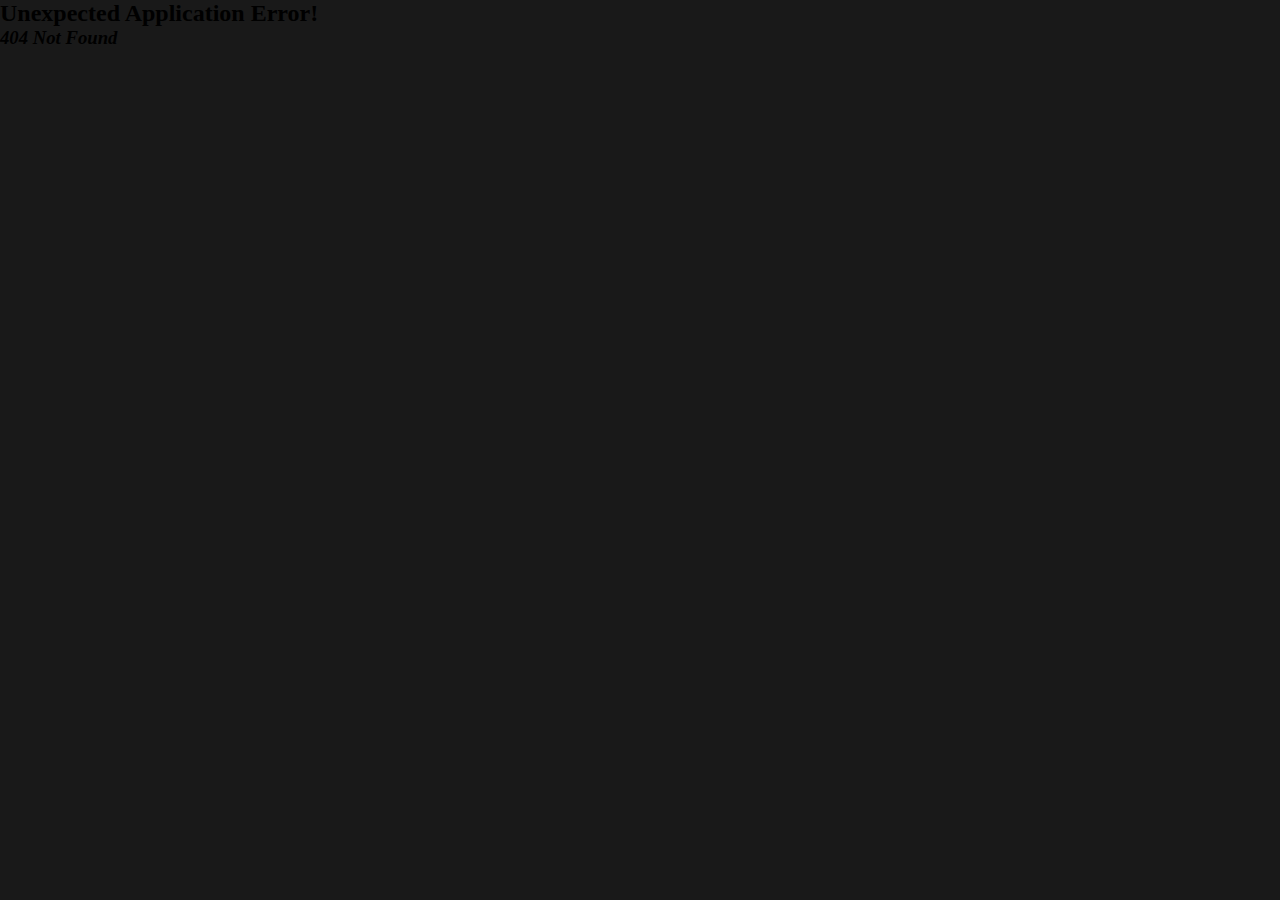
<file: index.html>
<!doctype html><html lang="zh_cn"><head><meta charset="utf-8"><meta name="viewport" content="width=device-width,initial-scale=1"><meta name="keywords" content="开发,前端,微信小程序,后端,js,java,技术博客,技术文章,程序员,代码,学习分享,代码分享,开源"><meta name="description" content="前端设计、前端开发、后端开发、微信小程序开发经验心得、Web，Java开发技巧，互联网干货分享、学习笔记记录。你可以在这里面找到很多关于前端开发，Java开发相关的工具教程、思维技巧。还可以找到一些开发的小技巧。"><meta name="format-detection" content="telephone=no"><meta property="og:title" content="洋记严选 - 兴趣使然的无名小站"><meta property="og:type" content="website"><meta name="referrer" content="no-referrer"><meta property="og:url" content="http://oceanav.top/index.html"><meta property="og:description" content="前端设计、前端开发、后端开发、微信小程序开发经验心得、Web，Java开发技巧，互联网干货分享、学习笔记记录。你可以在这里面找到很多关于前端开发，Java开发相关的工具教程、思维技巧。还可以找到一些开发的小技巧。"><meta property="article:tag" content="开发,前端,微信小程序,后端,js,java,技术博客,技术文章,程序员,代码,学习分享,代码分享,开源"><meta property="og:locale" content="zh_CN"><link rel="icon" href="/favicon.ico"/><link rel="apple-touch-icon" href="/logo192.png"/><link rel="manifest" href="/manifest.json"/><title>洋记严选 - 兴趣使然的无名小站</title><script defer="defer" src="/static/js/main.6e7eb791.js"></script><link href="/static/css/main.26a7e7b1.css" rel="stylesheet"></head><body><noscript>You need to enable JavaScript to run this app.</noscript><div id="root"></div></body><script src="//busuanzi.ibruce.info/busuanzi/2.3/busuanzi.pure.mini.js"></script></html>
</file>
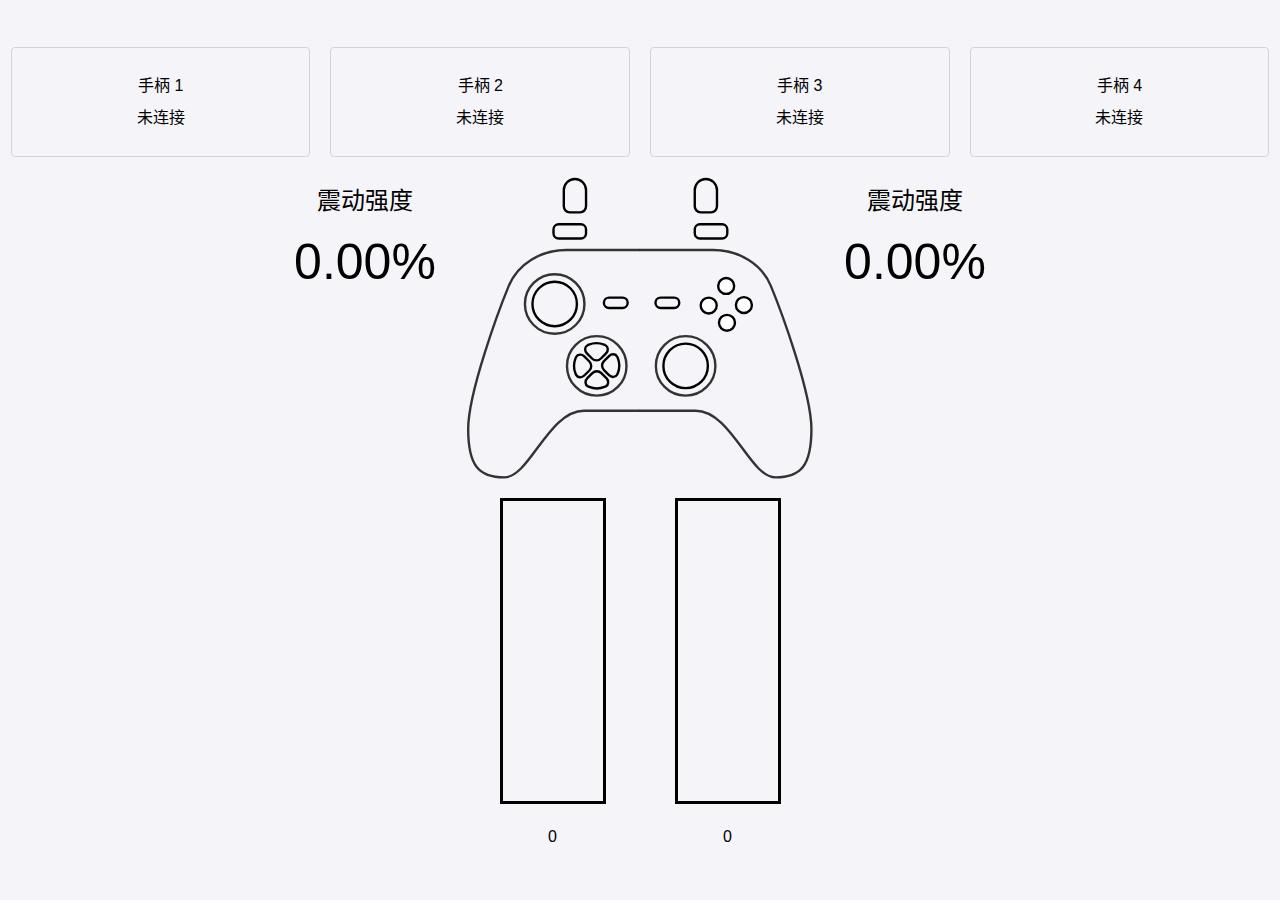
<file: gamepad.html>
<!DOCTYPE html>
<html lang="zh-cn">
  <head>
    <meta charset="UTF-8" />
    <meta name="viewport" content="width=device-width, initial-scale=1.0" />
    <title>手柄测试</title>
    <style>
      body {
        font-family: Arial, sans-serif;
        margin: 0;
        padding: 0;
        display: flex;
        justify-content: center;
        align-items: center;
        flex-direction: column;
        height: 100vh;
        background-color: #f4f4f9;
        line-height: 2;
      }

      #game-container {
        width: 600px;
        height: 600px;
        border: 1px solid #ccc;
        position: relative;
        overflow: hidden;
        background-color: #fff;
      }

      .falling-item {
        position: absolute;
        width: 70px;
        height: 35px;
        border-radius: 10px;
        background-color: #3498db;
        color: white;
        font-size: 16px;
        display: flex;
        justify-content: center;
        align-items: center;
        transition: top 3s linear;
      }
      #BRight {
        transform: translateX(3px);
      }
      #BLeft {
        transform: translateX(-3px);
      }
      #BTop {
        transform: translateY(-3px);
      }
      #BBottom {
        transform: translateY(3px);
      }
      #score {
        position: absolute;
        top: 10px;
        left: 10px;
        font-size: 24px;
      }

      .trigger-line {
        position: absolute;
        bottom: 150px;
        width: 100%;
        height: 1px;
        background-color: red;
      }
      .text-lg {
        margin-bottom: 20px;
      }
      .trigger {
        margin-top: 20px;
        width: 350px;
        height: 300px;
        display: flex;
        justify-content: space-around;
        align-items: center;
      }
      .trigger-num {
        margin-top: 20px;
        width: 350px;
        display: flex;
        justify-content: space-around;
        align-items: center;
      }
      .trigger-left-num,
      .trigger-right-num {
        width: 100px;
        position: relative;
        text-align: center;
      }
      .trigger-left,
      .trigger-right {
        width: 100px;
        height: 300px;
        border: 3px solid rgba(0, 0, 0, 1);
        position: relative;
      }
      #trigger-left,
      #trigger-right {
        position: absolute;
        bottom: 0;
        background: transparent;
        width: 100%;
        height: 0%;
      }
      .flex-jc {
        justify-content: space-between;
        margin-bottom: 20px;
      }
      .selected {
        background-color: rgba(0, 106, 255, 0.5);
        border-color: #73a6ff;
      }
      .flex {
        display: flex;
      }
      .hover\:bg-gray-200:hover {
        --tw-bg-opacity: 1;
        background-color: rgb(229 231 235 / var(--tw-bg-opacity, 1));
      }

      .p-4 {
        padding: 0.8rem;
      }

      .border-gray-300 {
        --tw-border-opacity: 1;
        border-color: rgb(209 213 219 / var(--tw-border-opacity, 1));
      }

      .border {
        border: 1px solid rgb(209 213 219 / var(--tw-border-opacity, 1));
      }

      .border {
        border-width: 1px;
      }

      .rounded {
        border-radius: 0.25rem;
      }

      .cursor-pointer {
        cursor: pointer;
      }
      .p-4 {
        width: 272px;
        height: 82px;
        text-align: center;
        display: flex;
        align-items: center;
        justify-content: center;
      }
      .vibrate {
        font-size: 24px;
        text-align: center;
        /* margin: 0 50px; */
        width: 200px;
      }
      .vibrate p {
        font-size: 50px;
        margin: 0 auto;
        line-height: 1.5;
      }
    </style>
  </head>

  <body>
    <!-- <svg t="1745031598808" class="icon" viewBox="0 0 1024 1024" version="1.1" xmlns="http://www.w3.org/2000/svg" p-id="12259" width="32" height="32"><path d="M1023.766 700.208c-5.5-125.9-113.778-410.142-118.372-422.172a21.412 21.412 0 0 0-8.124-10.156l-22.624-15v-21.89a21.3 21.3 0 0 0-15.188-20.42L702.68 163.4a21.354 21.354 0 0 0-18 2.702l-51.152 34.234H390.472l-51.154-34.234a21.354 21.354 0 0 0-18-2.702l-156.776 47.17a21.3 21.3 0 0 0-15.188 20.42v21.89l-22.624 15a21.454 21.454 0 0 0-8.124 10.156C113.982 290.066 5.734 574.308 0.234 700.208c-3.218 73.5 30.124 113.558 58.654 134.184 30.592 22.156 62.186 26.718 63.498 26.906a21.246 21.246 0 0 0 17.874-5.938c0.438-0.406 42.374-41.594 89.248-82.746 86.81-76.248 109.34-81.31 112.028-81.654h340.928c2.684 0.344 25.214 5.406 112.028 81.654 46.872 41.152 88.808 82.34 89.214 82.746a21.3 21.3 0 0 0 14.968 6.124c0.968 0 1.938-0.062 2.938-0.188 1.312-0.188 32.902-4.75 63.496-26.906 28.532-20.622 61.876-60.682 58.658-134.182z" fill="#2c2c2c" p-id="12260" data-spm-anchor-id="a313x.search_index.0.i17.2dfe3a81KSkBUW" class=""></path><path d="M276.852 392.798m-63.998 0a63.998 63.998 0 1 0 127.996 0 63.998 63.998 0 1 0-127.996 0Z" fill="#CCD1D9" p-id="12261"></path><path d="M276.852 307.472c-47.03 0-85.31 38.28-85.31 85.326 0 47.044 38.28 85.324 85.31 85.324 47.06 0 85.34-38.28 85.34-85.324 0-47.046-38.28-85.326-85.34-85.326z m0 127.996c-23.53 0-42.656-19.14-42.656-42.67 0-23.532 19.124-42.672 42.656-42.672s42.686 19.14 42.686 42.672c0 23.53-19.156 42.67-42.686 42.67z" fill="#AAB2BC" p-id="12262"></path><path d="M618.654 541.652m-63.998 0a63.998 63.998 0 1 0 127.996 0 63.998 63.998 0 1 0-127.996 0Z" fill="#CCD1D9" p-id="12263"></path><path d="M618.652 626.962c-47.032 0-85.308-38.282-85.308-85.31 0-47.06 38.278-85.326 85.308-85.326 47.062 0 85.34 38.264 85.34 85.326 0 47.03-38.278 85.31-85.34 85.31z m0-127.98c-23.532 0-42.656 19.14-42.656 42.67 0 23.532 19.124 42.654 42.656 42.654s42.688-19.124 42.688-42.654c0-23.528-19.156-42.67-42.688-42.67z" fill="#AAB2BC" p-id="12264"></path><path d="M405.348 605.65c-11.782 0-21.344-9.562-21.344-21.344v-85.324c0-11.782 9.562-21.328 21.344-21.328 11.78 0 21.312 9.546 21.312 21.328v85.324c0 11.782-9.532 21.344-21.312 21.344z" fill="#CCD1D9" p-id="12265"></path><path d="M448.002 562.964h-85.34c-11.782 0-21.312-9.532-21.312-21.312s9.53-21.326 21.312-21.326h85.34c11.782 0 21.344 9.544 21.344 21.326s-9.562 21.312-21.344 21.312z" fill="#CCD1D9" p-id="12266"></path><path d="M740.398 292.614c8.344 8.344 8.344 21.844 0 30.172-8.312 8.344-21.844 8.344-30.156 0-8.344-8.328-8.344-21.828 0-30.172 8.312-8.328 21.844-8.328 30.156 0z" fill="#FFCE54" p-id="12267"></path><path d="M740.398 420.14c8.344 8.328 8.344 21.844 0 30.172-8.312 8.328-21.844 8.328-30.156 0-8.344-8.328-8.344-21.844 0-30.172 8.312-8.328 21.844-8.328 30.156 0z" fill="#A0D468" p-id="12268"></path><path d="M804.394 356.142c8.344 8.328 8.344 21.844 0 30.172-8.308 8.328-21.84 8.328-30.152 0-8.344-8.328-8.344-21.844 0-30.172 8.312-8.328 21.844-8.328 30.152 0z" fill="#ED5564" p-id="12269"></path><path d="M676.402 356.142c8.34 8.328 8.34 21.844 0 30.172-8.312 8.328-21.844 8.328-30.156 0-8.344-8.328-8.344-21.844 0-30.172 8.312-8.328 21.844-8.328 30.156 0z" fill="#5D9CEC" p-id="12270"></path><path d="M390.472 200.336l36.188 85.31h170.68l36.188-85.31z" fill="#2c2c2c" p-id="12271" data-spm-anchor-id="a313x.search_index.0.i18.2dfe3a81KSkBUW" class=""></path></svg> -->
    <div class="flex flex-jc">
      <div
        id="gamepad0"
        style="margin-right: 20px"
        class="p-4 border border-gray-300 rounded cursor-pointer hover:bg-gray-200"
        onclick="selectGamepad(this, 0)"
      >
        手柄 1<br />
        未连接
      </div>
      <div
        id="gamepad1"
        style="margin-right: 20px"
        class="p-4 border border-gray-300 rounded cursor-pointer hover:bg-gray-200"
        onclick="selectGamepad(this, 1)"
      >
        手柄 2<br />
        未连接
      </div>
      <div
        id="gamepad2"
        style="margin-right: 20px"
        class="p-4 border border-gray-300 rounded cursor-pointer hover:bg-gray-200"
        onclick="selectGamepad(this, 2)"
      >
        手柄 3<br />
        未连接
      </div>
      <div
        id="gamepad3"
        class="p-4 border border-gray-300 rounded cursor-pointer hover:bg-gray-200"
        onclick="selectGamepad(this, 3)"
      >
        手柄 4<br />
        未连接
      </div>
    </div>
    <div class="flex">
      <div class="vibrate">
        震动强度
        <p id="vibrate-left">0.00%</p>
      </div>
      <svg
        width="350"
        viewBox="0 0 441 383"
        fill="none"
        xmlns="http://www.w3.org/2000/svg"
      >
        <g id="XBox">
          <path
            id="LOutline"
            d="M220.5 294.5C220.5 294.5 195 294.5 150 294.5C105 294.5 81.5 378.5 49.5 378.5C17.5 378.5 4 363.9 4 317.5C4 271.1 43.5 165.5 55 137.5C66.5 109.5 95.5 92.0001 128 92.0001C154 92.0001 200.5 92.0001 220.5 92.0001"
            stroke="#333"
            stroke-width="3"
            stroke-opacity="1"
          ></path>
          <path
            id="ROutline"
            d="M220 294.5C220 294.5 245.5 294.5 290.5 294.5C335.5 294.5 359 378.5 391 378.5C423 378.5 436.5 363.9 436.5 317.5C436.5 271.1 397 165.5 385.5 137.5C374 109.5 345 92.0001 312.5 92.0001C286.5 92.0001 240 92.0001 220 92.0001"
            stroke="#333"
            stroke-width="3"
            stroke-opacity="1"
          ></path>
          <circle
            id="LStickOutline"
            cx="113"
            cy="160"
            r="37.5"
            stroke="#333"
            stroke-opacity="1"
            stroke-width="3"
          ></circle>
          <circle
            id="LeftStick"
            cx="113.00018310826276"
            cy="159.99981689173723"
            r="28"
            fill="rgba(0,0,0,0)"
            stroke="rgba(0,0,0,1)"
            stroke-width="3"
          ></circle>
          <circle
            id="RStickOutline"
            cx="278"
            cy="238"
            r="37.5"
            stroke="#333"
            stroke-opacity="1"
            stroke-width="3"
          ></circle>
          <circle
            id="RightStick"
            cx="278.0001831082628"
            cy="237.99981689173723"
            r="28"
            fill="rgba(0,0,0,0)"
            stroke="rgba(0,0,0,1)"
            stroke-width="3"
          ></circle>
          <circle
            id="DOutline"
            cx="166"
            cy="238"
            r="37.5"
            stroke="#333"
            stroke-opacity="1"
            stroke-width="3"
          ></circle>
          <g>
            <path
              id="DUp"
              stroke="rgba(0,0,0,1)"
              stroke-width="3"
              d="M177.669 222.335C180.793 219.21 180.816 213.997 176.868 212.014C176.327 211.743 175.776 211.491 175.215 211.258C172.182 210.002 168.931 209.355 165.648 209.355C162.365 209.355 159.114 210.002 156.081 211.258C155.521 211.491 154.969 211.743 154.429 212.014C150.48 213.997 150.503 219.21 153.627 222.335L159.991 228.698C163.116 231.823 168.181 231.823 171.305 228.698L177.669 222.335Z"
            ></path>
          </g>
          <g>
            <path
              id="DRight"
              stroke="rgba(0,0,0,1)"
              stroke-width="3"
              d="M181.447 249.669C184.571 252.793 189.785 252.816 191.768 248.868C192.039 248.327 192.291 247.776 192.523 247.215C193.78 244.182 194.426 240.931 194.426 237.648C194.426 234.365 193.78 231.114 192.523 228.081C192.291 227.521 192.039 226.969 191.768 226.429C189.785 222.48 184.571 222.503 181.447 225.627L175.083 231.991C171.959 235.116 171.959 240.181 175.083 243.305L181.447 249.669Z"
            ></path>
          </g>
          <g>
            <path
              id="DDown"
              stroke="rgba(0,0,0,1)"
              stroke-width="3"
              d="M154.113 253.447C150.989 256.571 150.966 261.785 154.914 263.767C155.455 264.039 156.006 264.291 156.566 264.523C159.6 265.78 162.85 266.426 166.134 266.426C169.417 266.426 172.667 265.78 175.701 264.523C176.261 264.291 176.812 264.039 177.353 263.767C181.301 261.785 181.279 256.571 178.154 253.447L171.79 247.083C168.666 243.959 163.601 243.959 160.477 247.083L154.113 253.447Z"
            ></path>
          </g>
          <g>
            <path
              id="DLeft"
              stroke="rgba(0,0,0,1)"
              stroke-width="3"
              d="M150.335 226.113C147.21 222.989 141.997 222.966 140.014 226.914C139.743 227.455 139.491 228.006 139.258 228.566C138.002 231.6 137.355 234.85 137.355 238.134C137.355 241.417 138.002 244.667 139.258 247.701C139.491 248.261 139.743 248.812 140.014 249.353C141.997 253.301 147.21 253.279 150.335 250.154L156.698 243.79C159.823 240.666 159.823 235.601 156.698 232.477L150.335 226.113Z"
            ></path>
          </g>
          <g>
            <path
              id="BTop"
              stroke-width="3"
              opacity="undefined"
              transform="rotate(90 329.081 140.331)"
              fill="#fff"
              stroke="rgba(0,0,0,1)"
              d="m329.08146,150.33176c-5.57089,0 -10.08331,-4.52112 -10.08331,-10.10275c0,-5.58163 4.51242,-9.89721 10.08331,-9.89721c5.57089,0 10.08331,4.31558 10.08331,9.89721c0,5.58163 -4.51242,10.10275 -10.08331,10.10275z"
            ></path>
          </g>
          <g>
            <path
              id="BRight"
              stroke-width="3"
              opacity="undefined"
              transform="rotate(90 348.415 161.332)"
              fill="#fff"
              stroke="rgba(0, 0, 0,1)"
              d="m348.41497,171.33195c-5.57089,0 -10.08331,-4.52112 -10.08331,-10.10275c0,-5.58163 4.51242,-9.89721 10.08331,-9.89721c5.57089,0 10.08331,4.31558 10.08331,9.89721c0,5.58163 -4.51242,10.10275 -10.08331,10.10275z"
              data-v-d6ef606e=""
            ></path>
          </g>
          <g>
            <path
              id="BBottom"
              stroke-width="3"
              opacity="undefined"
              transform="rotate(90 330.081 180.665)"
              fill="#fff"
              stroke="rgba(0, 0, 0,1)"
              d="m330.08147,190.66546c-5.57089,0 -10.08331,-4.52112 -10.08331,-10.10275c0,-5.58163 4.51242,-9.8972 10.08331,-9.8972c5.57089,0 10.08331,4.31557 10.08331,9.8972c0,5.58163 -4.51242,10.10275 -10.08331,10.10275z"
              data-v-d6ef606e=""
            ></path>
          </g>
          <g>
            <path
              id="BLeft"
              stroke-width="3"
              opacity="undefined"
              transform="rotate(90 310.081 161.999)"
              fill="#fff"
              stroke="rgba(0, 0, 0,1)"
              d="m310.08129,171.99862c-5.57089,0 -10.08331,-4.52112 -10.08331,-10.10275c0,-5.58163 4.51242,-9.89721 10.08331,-9.89721c5.57089,0 10.08331,4.31558 10.08331,9.89721c0,5.58163 -4.51242,10.10275 -10.08331,10.10275z"
              data-v-d6ef606e=""
            ></path>
          </g>
          <g>
            <rect
              id="LMeta"
              width="30"
              height="13"
              x="175"
              y="152"
              r="10"
              fill="rgba(0,0,0,0)"
              stroke="rgba(0,0,0,1)"
              stroke-width="3"
              rx="6.5"
            ></rect>
          </g>
          <g>
            <rect
              id="RMeta"
              width="30"
              height="13"
              x="240"
              y="152"
              r="10"
              fill="rgba(0,0,0,0)"
              stroke="rgba(0,0,0,1)"
              stroke-width="3"
              rx="6.5"
            ></rect>
            <!-- <circle
              cx="259"
              cy="162"
              r="10"
              fill="rgba(0,0,0,0)"
              stroke="rgba(0,0,0,1)"
              stroke-width="3"
            ></circle> -->
          </g>
          <rect
            id="L1"
            x="111.5"
            y="59.5"
            width="41"
            height="18"
            rx="6.5"
            fill="rgba(0,0,0,0)"
            stroke="rgba(0,0,0,1)"
            stroke-width="3"
          ></rect>
          <rect
            id="R1"
            x="289.5"
            y="59.5"
            width="41"
            height="18"
            rx="6.5"
            fill="rgba(0,0,0,0)"
            stroke="rgba(0,0,0,1)"
            stroke-width="3"
          ></rect>
          <path
            id="L2"
            d="M152.5 37C152.5 41.1421 149.142 44.5 145 44.5H132C127.858 44.5 124.5 41.1421 124.5 37V16.5C124.5 8.76801 130.768 2.5 138.5 2.5C146.232 2.5 152.5 8.76801 152.5 16.5V37Z"
            fill="rgba(0,0,0,0)"
            stroke="rgba(0,0,0,1)"
            stroke-width="3"
          ></path>
          <path
            id="R2"
            d="M317.5 37C317.5 41.1421 314.142 44.5 310 44.5H297C292.858 44.5 289.5 41.1421 289.5 37V16.5C289.5 8.76801 295.768 2.5 303.5 2.5C311.232 2.5 317.5 8.76801 317.5 16.5V37Z"
            fill="rgba(0,0,0,0)"
            stroke="rgba(0,0,0,1)"
            stroke-width="3"
          ></path>
        </g>
      </svg>
      <div class="vibrate">
        震动强度
        <p id="vibrate-right">0.00%</p>
      </div>
    </div>
    <div class="trigger">
      <div class="trigger-left">
        <div id="trigger-left"></div>
      </div>
      <div class="trigger-right">
        <div id="trigger-right"></div>
      </div>
    </div>
    <div class="trigger-num">
      <div id="trigger-left-num" class="trigger-left-num">0</div>
      <div id="trigger-right-num" class="trigger-right-num">0</div>
    </div>
    <script>
      let gamepad;
      let gpindex = 0;
      let inputStartTime;

      function selectGamepad(selectedDiv, i) {
        const gamepads = document.querySelectorAll('[id^="gamepad"]');
        gamepads.forEach((gamepad) => {
          gamepad.classList.remove("selected");
        });
        selectedDiv.classList.add("selected");
        gpindex = i;
        gamepad = navigator.getGamepads()[i];
      }
      // 监听手柄连接事件
      window.addEventListener("gamepadconnected", (event) => {
        const gamepads = navigator.getGamepads();
        console.log(gamepads);
        for (let i = 0; i < gamepads.length; i++) {
          if (gamepads[i]) {
            document.getElementById("gamepad" + i).innerText = gamepads[i].id;
            document.getElementById("gamepad" + i).classList.toggle("selected");
            gpindex = i;
          }
        }
        gamepad = event.gamepad;
        console.log(gamepad);
        // const statusElement = document.getElementById("status");
        // statusElement.textContent = `手柄已连接: ${gamepad.id}`;
        requestAnimationFrame(checkGamepadInput);
      });

      // 监听手柄断开连接事件
      window.addEventListener("gamepaddisconnected", (event) => {
        gamepad = null;
        const gamepads = navigator.getGamepads();
        console.log(gamepads);
        for (let i = 0; i < gamepads.length; i++) {
          if (gamepads[i]) {
            document.getElementById("gamepad" + i).innerText = gamepads[i].id;
            document.getElementById("gamepad" + i).classList.toggle("selected");
            gpindex = i;
          } else {
            document.getElementById("gamepad" + i).innerHTML =
              "手柄" + (i + 1) + "<br/>未连接";
            if (
              document
                .getElementById("gamepad" + i)
                .classList.contains("selected")
            ) {
              document
                .getElementById("gamepad" + i)
                .classList.toggle("selected");
            }
          }
        }
        gamepad = event.gamepad;
        // const statusElement = document.getElementById("status");
        // statusElement.textContent = "手柄已断开连接，请重新连接。";
      });
      var a = [];
      function calculateAverage(arr) {
        if (arr.length === 0) {
          return 0;
        }
        let sum = 0;
        for (let i = 0; i < arr.length; i++) {
          sum += arr[i];
        }
        return sum / arr.length;
      }
      // 检查手柄输入
      let axess = [];
      function checkGamepadInput() {
        try {
          if (gamepad) {
            const gamepads = navigator.getGamepads();
            // console.log(gamepads[0].index)
            gamepad = gamepads[gpindex];
            // if (JSON.stringify(axess) !== JSON.stringify(gamepad.axes)) {
            axess = gamepad.axes;
            let lStickAmt = Math.max(
              0,
              1.2 *
                Math.sqrt(
                  Math.pow(gamepad.axes[0], 2) + Math.pow(gamepad.axes[1], 2)
                ) -
                0.2
            );
            let lightStroke = Math.max(
              0,
              1.2 *
                Math.sqrt(
                  Math.pow(gamepad.axes[2], 2) + Math.pow(gamepad.axes[3], 2)
                ) -
                0.2
            );
            if (lStickAmt) {
              document
                .getElementById("LeftStick")
                .setAttribute("cx", 113 + 12 * gamepad.axes[0]);
              document
                .getElementById("LeftStick")
                .setAttribute("cy", 160 + 12 * gamepad.axes[1]);
              document
                .getElementById("LeftStick")
                .setAttribute("fill", "rgba(0, 106, 255, " + lStickAmt + ")");
            }
            if (lightStroke) {
              document
                .getElementById("RightStick")
                .setAttribute("cx", 278 + 12 * gamepad.axes[2]);
              document
                .getElementById("RightStick")
                .setAttribute("cy", 237 + 12 * gamepad.axes[3]);
              document
                .getElementById("RightStick")
                .setAttribute("fill", "rgba(0, 106, 255, " + lightStroke + ")");
            }
            // }
            for (let i = 0; i < gamepad.buttons.length; i++) {
              const button = gamepad.buttons[i];
              if (button.pressed) {
                switch (i) {
                  case 0:
                    document
                      .getElementById("BBottom")
                      .setAttribute("fill", "rgba(0, 106, 255, 0.7)");
                    break;
                  case 1:
                    document
                      .getElementById("BRight")
                      .setAttribute("fill", "rgba(0, 106, 255, 0.7)");
                    break;
                  case 2:
                    document
                      .getElementById("BLeft")
                      .setAttribute("fill", "rgba(0, 106, 255, 0.7)");
                    break;
                  case 3:
                    document
                      .getElementById("BTop")
                      .setAttribute("fill", "rgba(0, 106, 255, 0.7)");
                    break;
                  case 4:
                    document
                      .getElementById("L1")
                      .setAttribute("fill", "rgba(0, 106, 255, 0.7)");
                    break;
                  case 5:
                    document
                      .getElementById("R1")
                      .setAttribute("fill", "rgba(0, 106, 255, 0.7)");
                    break;
                  case 6:
                    document
                      .getElementById("L2")
                      .setAttribute(
                        "fill",
                        "rgba(0, 106, 255, " + button.value + ")"
                      );
                    break;
                  case 7:
                    document
                      .getElementById("R2")
                      .setAttribute(
                        "fill",
                        "rgba(0, 106, 255, " + button.value + ")"
                      );
                    break;
                  case 8:
                    document
                      .getElementById("LMeta")
                      .setAttribute("fill", "rgba(0, 106, 255, 0.7)");
                    break;
                  case 9:
                    document
                      .getElementById("RMeta")
                      .setAttribute("fill", "rgba(0, 106, 255, 0.7)");
                    break;
                  case 10:
                    document
                      .getElementById("LeftStick")
                      .setAttribute("fill", "rgba(0, 106, 255, 0.7)");
                    break;
                  case 11:
                    document
                      .getElementById("RightStick")
                      .setAttribute("fill", "rgba(0, 106, 255, 0.7)");
                    break;
                  case 12:
                    document
                      .getElementById("DUp")
                      .setAttribute("fill", "rgba(0, 106, 255, 0.7)");
                    break;
                  case 13:
                    document
                      .getElementById("DDown")
                      .setAttribute("fill", "rgba(0, 106, 255, 0.7)");
                    break;
                  case 14:
                    document
                      .getElementById("DLeft")
                      .setAttribute("fill", "rgba(0, 106, 255, 0.7)");
                    break;
                  case 15:
                    document
                      .getElementById("DRight")
                      .setAttribute("fill", "rgba(0, 106, 255, 0.7)");
                    break;
                  default:
                    break;
                }
              }
            }

            setTimeout(() => {
              document
                .getElementById("BBottom")
                .setAttribute("fill", "rgba(0,0,0,0)");
              document
                .getElementById("BRight")
                .setAttribute("fill", "rgba(0,0,0,0)");
              document
                .getElementById("BLeft")
                .setAttribute("fill", "rgba(0,0,0,0)");
              document
                .getElementById("BTop")
                .setAttribute("fill", "rgba(0,0,0,0)");
              document
                .getElementById("L1")
                .setAttribute("fill", "rgba(0,0,0,0)");
              document
                .getElementById("R1")
                .setAttribute("fill", "rgba(0,0,0,0)");
              document
                .getElementById("L2")
                .setAttribute("fill", "rgba(0,0,0,0)");
              document
                .getElementById("R2")
                .setAttribute("fill", "rgba(0,0,0,0)");
              document
                .getElementById("LMeta")
                .setAttribute("fill", "rgba(0,0,0,0)");
              document
                .getElementById("RMeta")
                .setAttribute("fill", "rgba(0,0,0,0)");
              document
                .getElementById("DUp")
                .setAttribute("fill", "rgba(0,0,0,0)");
              document
                .getElementById("DDown")
                .setAttribute("fill", "rgba(0,0,0,0)");
              document
                .getElementById("DLeft")
                .setAttribute("fill", "rgba(0,0,0,0)");
              document
                .getElementById("DRight")
                .setAttribute("fill", "rgba(0,0,0,0)");
              document
                .getElementById("LeftStick")
                .setAttribute("fill", "rgba(0,0,0,0)");
              document
                .getElementById("RightStick")
                .setAttribute("fill", "rgba(0,0,0,0)");
              if (!lStickAmt) {
                document
                  .getElementById("LeftStick")
                  .setAttribute("cx", 113 + 12 * gamepad.axes[0]);
                document
                  .getElementById("LeftStick")
                  .setAttribute("cy", 160 + 12 * gamepad.axes[1]);
                document
                  .getElementById("LeftStick")
                  .setAttribute("fill", "rgba(0, 106, 255, " + 0 + ")");
              }
              if (!lightStroke) {
                document
                  .getElementById("RightStick")
                  .setAttribute("cx", 278 + 12 * gamepad.axes[2]);
                document
                  .getElementById("RightStick")
                  .setAttribute("cy", 237 + 12 * gamepad.axes[3]);
                document
                  .getElementById("RightStick")
                  .setAttribute("fill", "rgba(0, 106, 255, " + 0 + ")");
              }
            }, 1);
          }
          if (gamepad.vibrationActuator) {
            // 通常左扳机对应 buttons[6]，右扳机对应 buttons[7]
            const leftTriggerValue = gamepad.buttons[6].value;
            const rightTriggerValue = gamepad.buttons[7].value;
            document.getElementById("trigger-left").style.height = `${
              leftTriggerValue * 100
            }%`;
            document.getElementById("trigger-left").style.background =
              "rgba(0, 106, 255, " + leftTriggerValue + ")";
            document.getElementById("trigger-left-num").innerText = Math.round(
              leftTriggerValue * 255
            );
            document.getElementById("trigger-right").style.height = `${
              rightTriggerValue * 100
            }%`;
            document.getElementById("trigger-right").style.background =
              "rgba(0, 106, 255, " + rightTriggerValue + ")";
            document.getElementById("trigger-right-num").innerText = Math.round(
              rightTriggerValue * 255
            );
            document.getElementById('vibrate-right').innerText = toPercentage(rightTriggerValue)
            document.getElementById('vibrate-left').innerText = toPercentage(leftTriggerValue)
            gamepad.vibrationActuator
              .playEffect("dual-rumble", {
                startDelay: 0,
                duration: 50, // 震动持续时间
                weakMagnitude: rightTriggerValue,
                strongMagnitude: leftTriggerValue,
              })
              .catch((error) => {
                console.error("震动效果播放失败:", error);
              });
          }

          requestAnimationFrame(checkGamepadInput);
        } catch (error) {
          requestAnimationFrame(checkGamepadInput);
        }
      }
      function toPercentage(decimal) {
        return (decimal * 100).toFixed(2) + '%'; // 将小数乘以100，并保留两位小数，再加上百分号
      }
    </script>
  </body>
</html>
</file>
<file: static/css/main.26a7e7b1.css>
blockquote,body,button,dd,dl,dt,fieldset,h1,h2,h3,h4,h5,h6,hr,input,lengend,li,ol,p,pre,td,textarea,th,ul{margin:0;padding:0}li{list-style:none}iframe{height:600px;width:100%}:root{--red:#ff3842;--pink:#ff7c7c;--green:#57bd6a;--yellow:#ffc848;--blue:#0084ff;--global-font-size:16px;--none-color:#fff;--contentBgColor:#f0f2f5;--systemThemeColor:#ffc848;--navbarColor:#fffc;--border-color:#f0f0f0;--style-border:1px solid var(--border-color);--card-bg:#fff;--font-color:#4c4948;--font-color-none:#f7f7fa;--text-color:#191919;--text-color-light:#292929;--footer-bg:#dcdfe6;--card-bg-none:#1d1b2600;--mask-bg:#ffffff80;--active-color:#292929}.darktheme{--navbarColor:#1b1c20;--contentBgColor:#191919;--border-color:#42444a;--style-border:1px solid var(--border-color);--card-bg:#18171d;--font-color:#ffffffe6;--text-color:#e4e4ef;--text-color-light:#b4b4cf;--footer-bg:#30343f;--mask-bg:#00000080;--secondbg:#21232a}::-webkit-scrollbar{height:6px;width:12px}::-webkit-scrollbar-thumb{background:#42444a;border:2px solid #191919;border-radius:8px;cursor:pointer;opacity:.5}::-webkit-scrollbar-track{background-color:#191919}html{height:100vh;overflow:overlay}#__layout,#__nuxt,#root,body,html{background-color:#f0f2f5;background-color:var(--contentBgColor);font-family:PingFang SC,Microsoft YaHei,Hiragino Sans GB;font-size:16px;font-size:var(--global-font-size);height:100%;margin:0;padding:0;width:100%}a{color:#ffffffe6;text-decoration:none}.page-enter-active,.page-leave-active{transition:opacity .5s}.page-enter,.page-leave-active{opacity:0}pre{color:#4c4948!important;color:var(--font-color)!important;text-shadow:none!important}.filename{border-bottom:1px solid #f0f0f0;border-bottom:1px solid var(--border-color);display:block;padding:0 1rem .5rem;position:relative;text-align:right}.filename:before{content:"🔴 🟢 🟡";left:1rem;position:absolute}.nuxt-content-highlight{border:1px solid #f0f0f0;border:1px solid var(--border-color);border-radius:5px;margin:.5rem 0;padding:.5em!important}.token.operator{background:none!important;color:#4c4948!important;color:var(--font-color)!important}.el-input__inner{background-color:#fff!important;background-color:var(--card-bg)!important;border:1px solid #f0f0f0!important;border:1px solid var(--border-color)!important;color:#191919!important;color:var(--text-color)!important}.el-dialog{background-color:#fff;background-color:var(--card-bg);border:1px solid #f0f0f0;border:1px solid var(--border-color);border-radius:10px;color:#191919;color:var(--text-color)}.el-dialog__close,.el-dialog__title{color:#191919!important;color:var(--text-color)!important;font-size:1.2em}.el-card{overflow:hidden}.el-card,.el-drawer{background-color:#fff;background-color:var(--card-bg);border:1px solid #f0f0f0;border:1px solid var(--border-color);border-radius:10px;color:#191919;color:var(--text-color)}.el-drawer__wrapper{z-index:99999!important}.el-header{background:0;background-image:none!important;color:#4c4948;color:var(--font-color);font-size:1.2em;font-weight:700;height:60px;margin-bottom:.5rem;padding:0;width:100%;z-index:1}.el-main{margin:0 auto;max-width:1450px;overflow:visible;padding:0 25px;width:100%}.el-footer{background:linear-gradient(180deg,#1d1b2600,#fff 25%);background:linear-gradient(180deg,var(--card-bg-none) 0,var(--card-bg) 25%);height:auto!important;margin-top:5rem;padding:0;width:100%}.el-pagination{text-align:center}.el-pagination.is-background .btn-next,.el-pagination.is-background .btn-next.disabled,.el-pagination.is-background .btn-next:disabled,.el-pagination.is-background .btn-prev,.el-pagination.is-background .btn-prev.disabled,.el-pagination.is-background .btn-prev:disabled,.el-pagination.is-background .el-pager li,.el-pagination.is-background .el-pager li.disabled{background-color:#fff;background-color:var(--card-bg);border:1px solid #f0f0f0;border:1px solid var(--border-color);border-radius:8px;color:#191919;color:var(--text-color);height:auto;line-height:1;padding:.9rem 1rem}.el-pager .more:before{line-height:0px}#app .el-scrollbar__wrap{overflow-x:hidden}.el-popover{background:#fff;background:var(--card-bg);border:1px solid #f0f0f0;border:1px solid var(--border-color);border-radius:10px;color:#191919;color:var(--text-color)}.el-popper .popper__arrow:after{border-bottom-color:#fff!important;border-bottom-color:var(--card-bg)!important;border-top-color:#fff!important;border-top-color:var(--card-bg)!important}.el-popper .popper__arrow{border-bottom-color:#f0f0f0!important;border-bottom-color:var(--border-color)!important;border-top-color:#f0f0f0!important;border-top-color:var(--border-color)!important}.flex{align-items:center;display:flex;flex-wrap:wrap;justify-content:space-between}.flex__nocenter{align-items:normal}.flex__nowrap{flex-wrap:nowrap}.red{background-color:#ff3842;background-color:var(--red)}.green{background-color:#57bd6a;background-color:var(--green)}.logo{align-items:center;display:flex;margin-left:.5rem;width:200px}.back-home-button-icon{padding:0 .6rem}.back-home-button-icon,.logo__home{border-radius:8px;cursor:pointer;display:inline-block;font-size:1em;font-weight:700;height:35px;line-height:35px;text-align:center}.logo__home{letter-spacing:3px;padding-bottom:0;padding-top:0;width:100px}.logo__home font{color:#ffc848;margin-right:3px}.logo__home a{color:#fff!important}.logo__home__nav{align-items:center;display:flex;flex-wrap:wrap;height:100%;justify-content:space-between;margin:0 auto;max-width:300px}.logo__home__nav__t{font-size:10px;font-weight:700;height:30px;letter-spacing:.3rem;line-height:30px;padding-bottom:0;padding-left:1rem;padding-top:0;width:100%}.logo__home__nav .menu__list{border-radius:8px;font-weight:700;height:40px;letter-spacing:.3rem;line-height:40px;padding:0 0 0 1rem;width:calc(50% - 1rem)}.nav{align-items:center;display:flex;height:100%;justify-content:space-between;margin:0 auto;max-width:1450px;padding:0 25px}.nav__fixed1{left:0;position:fixed;top:0;z-index:9999999}.nav__fixed{background-color:#f0f2f5!important;background-color:var(--contentBgColor)!important;box-shadow:0 5px 6px -5px #85858500;outline:1px solid #f0f0f0;outline:1px solid var(--border-color)}.nav__list{margin-right:.5rem;text-align:right;width:200px}.menu__list{cursor:pointer;display:inline-block;font-size:1em;font-weight:700;padding:0 .7rem}.menu__list i{margin-right:3px}.nav .menu__list{letter-spacing:.3rem;padding-left:1rem}.nav .menu__list,.nav .nav__right{border-radius:8px;font-weight:700;height:35px;line-height:35px;padding-bottom:0;padding-top:0}.nav .nav__right{cursor:pointer;display:inline-block;font-size:1em;text-align:center;width:35px}.menu__list:hover{color:#ffc848;color:var(--yellow)}.back-home-button-icon:hover,.logo__home:hover,.nav .menu__list:hover,.nav .nav__right:hover{background:#ffc848;background:var(--systemThemeColor);box-shadow:var(--shadow-main);color:#292929!important;color:var(--active-color)!important;transform:scale(1.03);transition:.3s}.darktheme .moon{color:#ffc848;color:var(--yellow)}.footer{background:#dcdfe6;background:var(--footer-bg);color:#191919;color:var(--text-color);width:100%}.footer__flex,.footer__list{align-items:center;display:flex;justify-content:space-between;margin:1rem auto 0;max-width:1450px;overflow:hidden;padding:1.5em 25px;transition:.3s;width:100%;z-index:1002}.footer__list{align-items:normal;color:#a1a2bb;font-size:1.2em;justify-content:space-evenly}.footer__list li:first-child{padding:0 0 10px}.footer__list li{padding:5px 0}.footer__list a{color:#4c4948;color:var(--font-color);font-size:.9em}.footer__list a:hover{color:#ffc848;color:var(--yellow)}.footer__flex div{padding:0 1rem}.footer__contact{align-items:center;color:#4c4948;color:var(--font-color);display:flex;height:50px;justify-content:center}.footer__contact i,.footer__contact img{cursor:pointer;font-size:2em;margin:0 2rem}.footer__contact img{border-radius:50%;height:50px;width:50px}.footer__contact i:hover,.icon-email:hover,.icon-github:hover{border-radius:32px;color:#ffc848;color:var(--systemThemeColor);cursor:pointer;transition:.3s}.footer__contact img:hover{transform:scale(1.5);transition:.5s}.button{align-items:center;background:#fff;background:var(--card-bg);border-radius:20px;bottom:2.5rem;color:#4c4948;color:var(--font-color);cursor:pointer;display:flex;font-size:1em;height:40px;justify-content:center;line-height:40px;right:2.5rem;transition:.3s;width:118px;z-index:1}.button i{font-size:1.2em;margin-right:8px}.share__button{border:1px solid #f0f0f0;border:1px solid var(--border-color);border-radius:8px;color:#4c4948;color:var(--font-color);cursor:pointer;display:inline-block;font-size:1em;height:40px;line-height:39px;margin-right:10px;padding:0 10px;text-align:center;transition:.3s}.share__button i{font-size:1em}.share__button:hover,.tags__button:hover{background-color:#ffc848;background-color:var(--yellow);color:#fff}.tags__button{border:1px solid #f0f0f0;border:1px solid var(--border-color);border-radius:8px;color:#4c4948;color:var(--font-color);cursor:pointer;display:inline-block;font-size:1em;height:40px;line-height:39px;margin-right:.2rem;padding:0 8px;text-align:center;transition:.3s}.shunjian{font-size:1.2em;font-weight:700;margin-bottom:1rem;padding:.5rem 1rem}.shunjian__text{overflow:hidden;text-align:center;text-overflow:ellipsis;white-space:nowrap;width:calc(90% - 80px)}.todayCard{height:340px;margin-bottom:1rem;width:100%}.todayCard__banner{height:100%;position:relative;width:calc(50% - .6rem)}.todayCard__tit{height:72%;margin-bottom:.6rem;width:100%}.tuijian{height:100%;overflow:hidden;width:32%}.page__content__left{width:calc(100% - 300px)}.page__content__right{width:calc(300px - 1rem)}.right__tags{border-bottom:1px solid #f0f0f0;border-bottom:1px solid var(--border-color);font-size:1em;margin:0 1.5rem;padding:1rem 0}.right__tags__tag{border-radius:5px;cursor:pointer;padding:.3rem .5rem}.right__tags__tag font{color:#cecece;display:inline-block;font-size:.8em;transform:translateY(-5px)}.cat__title__list:hover,.right__tags__tag:hover{box-shadow:var(--shadow-main);color:#ffc848!important;color:var(--systemThemeColor)!important;transform:scale(1.03);transition:.3s}.right__pages{border-bottom:1px solid #f0f0f0;border-bottom:1px solid var(--border-color);font-size:1em;line-height:1.5;margin:0 1.5rem;padding:1rem 0}.right__pages__box{margin-bottom:.8rem;padding:.4rem .8rem;width:calc(50% - 2.2rem)}.right__pages__box font{font-size:1.6em}.busuanzi{font-size:1em;line-height:2;padding:1rem 1.5rem}.cat__title{font-size:1em;font-weight:700;line-height:1;margin-bottom:1rem;padding:1rem}.cat__title__list{border-radius:8px;cursor:pointer;display:inline-block;padding:.5rem 10px}.cat__title__list__active,.cat__title__list__active:hover{background:#ffc848;background:var(--systemThemeColor);box-shadow:var(--shadow-main);color:#292929!important;color:var(--active-color)!important;transform:scale(1.03);transition:.3s}.tag__count{background-color:#f0f0f0;background-color:var(--border-color);border-radius:4px;font-size:.8em;padding:0 5px}.page__footer{margin:2.5rem 0}.copyright{line-height:2;padding:1.5rem}.copyright b{font-size:1.2em}.copyright font{background-color:#fff;border-radius:8px;color:#191919;font-weight:700;margin-right:10px;padding:4px 8px}.copyright a{color:#292929;color:var(--text-color-light)}@keyframes gradient{0%{background-position:0 50%}50%{background-position:100% 50%}to{background-position:0 50%}}.user__card__name .iconfont{font-size:2em}.qrcode{display:block;margin:0 auto;text-align:center}.qrcode img{background-color:#fff;box-sizing:border-box;height:120px;margin:0 auto 10px;padding:6px;width:120px}.nuxt-content{line-height:2}.tk-footer{display:none!important}.note{background-color:#0000001a;border-bottom-right-radius:2px;border-left:4px solid #0080e0;border-top-right-radius:2px;margin:2em 0;padding:12px 24px 12px 30px;position:relative}.note:before{background-color:#0080e0;border-radius:100%;color:#fff;content:"!";font-family:Dosis,Source Sans Pro,Helvetica Neue,Arial,sans-serif;font-size:14px;font-weight:700;height:20px;left:-12px;line-height:20px;position:absolute;text-align:center;top:14px;width:20px}.success{border-left:4px solid #67c23a}.success:before{background-color:#67c23a;border-radius:100%;color:#fff;content:"✔";font-family:Dosis,Source Sans Pro,Helvetica Neue,Arial,sans-serif;font-size:14px;font-weight:700;height:20px;left:-12px;line-height:20px;position:absolute;text-align:center;top:14px;width:20px}.warning{border-left:4px solid #f66}.warning:before{background-color:#f66;border-radius:100%;color:#fff;content:"?";font-family:Dosis,Source Sans Pro,Helvetica Neue,Arial,sans-serif;font-size:14px;font-weight:700;height:20px;left:-12px;line-height:20px;position:absolute;text-align:center;top:14px;width:20px}#comments{background:#f0f2f5;background:var(--contentBgColor)}@media screen and (min-width:1000px){.m__menu{display:none!important}}@media screen and (max-width:1000px){iframe{height:200px;width:100%}.m__menu{display:block}.top__img .article__tag{padding:1rem!important}.logo{width:auto}.page{width:calc(100% - 3rem)}.page__content__right{display:none}.page__content__left{width:100%}.nav__menu__list{display:none}.footer__flex,.footer__list{flex-wrap:wrap}.footer__flex div{margin:.5rem 0;text-align:center;width:100%}.footer__contact i,.footer__contact img{margin:0 .8rem}.todayCard{height:auto}.todayCard__banner__right,.todayCard__tit{display:none!important}.todayCard__banner{width:100%}.tuijian{padding:.8rem 1rem!important}.tuijian i{display:none}.page__list{height:330px!important;width:100%!important}.page__list__text{padding:1.2rem 1.5rem!important}.page__list__img{height:200px!important;width:100%}.new__arch{display:none}.page__list__text__tit{margin-bottom:10px!important}.archives__list__text img{width:80px!important}.archives__content{padding:1rem!important}.moment__list__card[data-v-17ed33b9]{width:calc(100% - 4rem)!important}.m__film{display:none}.flex__start{width:100%!important}.m-about{width:calc(100% - 5rem)!important}.m-margin{margin-bottom:1.3rem}.xingge__card img{width:150px!important}.tools__card{background-size:150%!important;height:240px!important}.tools__list{width:100%!important}.top__img p{width:calc(100% - 2rem)!important}.article__card,.top__img p{padding:1rem!important}.share__button{margin:5px auto;width:calc(100% - 2rem)!important}.copyright__i{display:none}.moment__list__card{width:calc(100% - 4rem)}}@font-face{font-family:iconfont;src:url(/static/media/iconfont.9f13e3217562dce82b1f.woff2) format("woff2"),url(/static/media/iconfont.44d3cea52fa8726794ad.woff) format("woff"),url(/static/media/iconfont.f65c26c82be136736c5f.ttf) format("truetype")}.iconfont{-webkit-font-smoothing:antialiased;-moz-osx-font-smoothing:grayscale;font-family:iconfont!important;font-size:16px;font-style:normal}.icon-chrome:before{content:"\ea09"}.icon-vscode:before{content:"\e6b8"}.icon-vs:before{content:"\e610"}.icon-edge:before{content:"\e612"}.icon-idea:before{content:"\e614"}.icon-pycharm:before{content:"\e617"}.icon-weibo:before{content:"\e62f"}.icon-qq:before{content:"\e6b4"}.icon-github:before{content:"\e677"}.icon-gitee:before{content:"\e686"}.icon-email:before{content:"\e767"}:root{--dark-cosmos-color:#1f1122;--star-color:#f3ebfa;--t-sun-color:#fff2c2;--t-moon-color:#f2e1fe;--t-moon-pattern-color:#e5d3f3;--sunsys-color:#fed680;--sunsys-patterns-color:#fcc179;--earth-water-color:#94c8e6;--earth-continent-color:#84b6c2;--circle-bg-color:#fdae68;--cactus-body-color:#662940;--cactus-flower-color:#ec5170;--mountain-color:#b64962;--sand-01-color:#772240;--sand-02-color:#992455;--sand-03-color:#942e53;--sand-04-color:#ba4574;--poster:#e0c6b2;--poster-border:min(3vmax,50px);--t-slow:2500ms;--t-med:1500ms;--t-fast:1000ms;--t-delay-motionpath:400ms;--t-delay-colorfades:200ms;--a-scale-from:scale(1);--a-scale-to:scale(1.05)}.sun-system-bg,.sun-system-shadow-01,.sun-system-shadow-02{fill:#fed680;fill:var(--sunsys-color)}.sun-system-shadow-01,.sun-system-shadow-02{opacity:.1}.sun-system-patterns{fill:#fcc179;fill:var(--sunsys-patterns-color)}.earth-continent{fill:#84b6c2;fill:var(--earth-continent-color)}.earth-shadow-01,.earth-shadow-02,.earth-water{fill:#94c8e6;fill:var(--earth-water-color)}.earth-shadow-01,.earth-shadow-02{opacity:.15}.astral-paths{fill:none;stroke:#f3ebfa;stroke:var(--star-color);stroke-miterlimit:10;stroke-width:2px;stroke-dasharray:10 10;opacity:.5}.system-moonlight{offset-distance:100%;offset-path:path("M536.21,257.25a163.79,163.79 0 1,0 327.58,0a163.79,163.79 0 1,0 -327.58,0");transform-origin:700px 92px}.system-earth-moon-container,.system-sun .sun-system-shadow-01,.system-sun .sun-system-shadow-02{transform-origin:700px 700px}@media (prefers-reduced-motion:no-preference){.system-moonlight{animation:AstralRotation 21s linear infinite}.moon-path{animation:Rotation 21s linear infinite;transform-origin:700px 257px}.planet{animation:Rotation 3s linear infinite;transform-origin:700px 255px}.earth-shadow-01,.earth-shadow-02{animation:Pulsing 2s linear infinite;transform-origin:700px 255px}.earth-shadow-02{--a-scale-from:scale(1.05);--a-scale-to:scale(1)}.earth-path,.system-earth-moon-container{animation:Rotation 72s linear infinite}.earth-path{transform-origin:700px 700px}.system-earth-moon .moon-shadow-01,.system-earth-moon .moon-shadow-02{--a-scale-from:scale(1.1);--a-scale-to:scale(1);animation:Pulsing 2s linear infinite;transform-origin:700px 92px}.system-sun .shadow-01-container{animation:Rotation 60s linear infinite;transform-origin:700px 700px}.system-sun .shadow-02-container{animation:Rotation 80s linear infinite;transform-origin:700px 700px}.system-sun .sun-system-shadow-01,.system-sun .sun-system-shadow-02{animation:OpacityRipple 4s linear infinite}.system-sun .sun-system-shadow-02{--a-scale-from:scale(1.1);--a-scale-to:scale(1.01)}}@media (prefers-reduced-motion:reduce){.system-moonlight{animation:AstralRotation 280s linear infinite}.moon-path{animation:Rotation 280s linear infinite;transform-origin:700px 257px}.system-earth-moon-container{animation:Rotation 600s linear infinite}.system-sun .sun-system-shadow-01{--a-scale-from:scale(1);--a-scale-to:scale(1);animation:OpacityRipple 10s linear 2s infinite}.system-sun .sun-system-shadow-02{--a-scale-from:scale(1);--a-scale-to:scale(1);animation:OpacityRipple 10s linear infinite}}@keyframes Pulsing{0%{transform:scale(1);transform:var(--a-scale-from)}50%{transform:scale(1.05);transform:var(--a-scale-to)}to{transform:scale(1);transform:var(--a-scale-from)}}@keyframes OpacityRipple{0%{opacity:.1;transform:scale(1);transform:var(--a-scale-from)}50%{opacity:.18;transform:scale(1.05);transform:var(--a-scale-to)}to{opacity:.1;transform:scale(1);transform:var(--a-scale-from)}}@keyframes Rotation{0%{transform:rotate(0deg)}to{transform:rotate(1turn)}}@keyframes AstralRotation{to{offset-distance:0}}.svg-mask-transition{-webkit-clip-path:url(#clip-path);clip-path:url(#clip-path)}.cloud,.sun-center,.sun-shadow-01,.sun-shadow-02{fill:#fff2c2;fill:var(--t-sun-color)}.sun-shadow-01{opacity:.3}.sun-shadow-02{opacity:.2}.moon-center,.moon-shadow-01,.moon-shadow-02{fill:#f2e1fe;fill:var(--t-moon-color)}.moon-shadow-01,.moon-shadow-02{opacity:.1}.moon-pattern{fill:#e5d3f3;fill:var(--t-moon-pattern-color)}.circle-bg{fill:#fdae68;fill:var(--circle-bg-color)}.cactus-body{fill:#662940;fill:var(--cactus-body-color)}.cactus-flower{fill:#ec5170;fill:var(--cactus-flower-color)}.mountain{fill:#b64962;fill:var(--mountain-color)}.sand-01{fill:#772240;fill:var(--sand-01-color)}.sand-02{fill:#992455;fill:var(--sand-02-color)}.sand-03{fill:#942e53;fill:var(--sand-03-color)}.sand-04{fill:#ba4574;fill:var(--sand-04-color)}.moonlight{opacity:0}.rings .shadow-01,.rings .shadow-02{opacity:.08}.circle-bg,.color-fade-transition{transition:fill 2.5s ease-in-out .2s;transition:fill var(--t-slow) ease-in-out var(--t-delay-colorfades)}.star{fill:#f3ebfa;fill:var(--star-color);opacity:0;transition:opacity 1.5s ease-in-out .2s;transition:opacity var(--t-med) ease-in-out var(--t-delay-colorfades)}.transition-scene:hover{--circle-bg-color:#6955af;--cactus-body-color:#4e265f;--cactus-flower-color:#a877c5;--mountain-color:#803c7e;--sand-01-color:#572966;--sand-02-color:#6a307e;--sand-03-color:#6e2f83;--sand-04-color:#7f3d99}.transition-scene:hover .color-fade-transition{transition:fill 1s ease-in-out .2s;transition:fill var(--t-fast) ease-in-out var(--t-delay-colorfades)}.transition-scene:hover .star{opacity:1}@media (prefers-reduced-motion:no-preference){.sun{offset-distance:32%;offset-path:path("M107.35,727.94A304.79,304.79,0,0,1-20,739.51a319.27,319.27,0,0,1-119.14-39.12A340.8,340.8,0,0,1-237,617.77a357.93,357.93,0,0,1-78.3-252.49,339.85,339.85,0,0,1,34-123.49,319.66,319.66,0,0,1,76.1-99.66A305.13,305.13,0,0,1-93.67,79.61,304.64,304.64,0,0,1,33.69,68a319.87,319.87,0,0,1,119.15,39.13,339.85,339.85,0,0,1,97.86,82.61A353.53,353.53,0,0,1,314,308.54a353.48,353.48,0,0,1,15,133.73A339.93,339.93,0,0,1,295,565.75a320.39,320.39,0,0,1-76.11,99.71,305.23,305.23,0,0,1-111.58,62.48m.24.77C277.76,676,370.59,487.7,315,308.25S76.25,26.08-93.91,78.84s-263,241-207.35,420.47,238.69,282.16,408.85,229.4Z");transform-origin:208px 103px;transition:offset-distance 1.5s cubic-bezier(.215,.61,.355,1) .4s;transition:offset-distance var(--t-med) cubic-bezier(.215,.61,.355,1) var(--t-delay-motionpath)}.cloud{opacity:.7;transition:transform 1.5s cubic-bezier(.215,.61,.355,1) .4s;transition:transform var(--t-med) cubic-bezier(.215,.61,.355,1) var(--t-delay-motionpath)}.moonlight{offset-distance:23%;offset-path:path("M675,101.23a304.55,304.55,0,0,1,98.23,81.88A319.33,319.33,0,0,1,829.83,295a341.1,341.1,0,0,1,10.78,127.62,357.92,357.92,0,0,1-123.18,233.9A339.81,339.81,0,0,1,606.1,719.84,319.59,319.59,0,0,1,481.81,736.5,306.56,306.56,0,0,1,260.48,619.93,319.71,319.71,0,0,1,203.89,508,339.94,339.94,0,0,1,193.11,380.4,358,358,0,0,1,316.29,146.51,340.05,340.05,0,0,1,427.61,83.2,320.47,320.47,0,0,1,551.93,66.51,305.23,305.23,0,0,1,675,101.23m.38-.71C517.75,17.5,319,85,231.45,251.21s-30.74,368.3,126.89,451.32,356.39,15.54,443.94-150.7S833,183.53,675.39,100.52Z");transform-origin:260px 430px;transition:all 1s cubic-bezier(.55,.055,.675,.19);transition:all var(--t-fast) cubic-bezier(.55,.055,.675,.19)}.transition-scene:hover .sun{offset-distance:43%;transition:offset-distance 1s cubic-bezier(.55,.055,.675,.19);transition:offset-distance var(--t-fast) cubic-bezier(.55,.055,.675,.19)}.transition-scene:hover .cloud{transform:translateX(250px);transition:transform 1s cubic-bezier(.55,.055,.675,.19);transition:transform var(--t-fast) cubic-bezier(.55,.055,.675,.19)}.transition-scene:hover .moonlight{offset-distance:39%;opacity:1;transition:offset-distance 1.5s cubic-bezier(.215,.61,.355,1) .4s;transition:offset-distance var(--t-med) cubic-bezier(.215,.61,.355,1) var(--t-delay-motionpath)}}@media (prefers-reduced-motion:reduce){.sun{opacity:1}.cloud{opacity:.7}.cloud,.sun{transition:opacity 2.5s linear .4s;transition:opacity var(--t-slow) linear var(--t-delay-motionpath)}.moonlight{transform:translate(-3%,-62%);transition:opacity 1s linear;transition:opacity var(--t-fast) linear}.transition-scene:hover .cloud,.transition-scene:hover .sun{opacity:0;transition:opacity 1s linear;transition:opacity var(--t-fast) linear}.transition-scene:hover .moonlight{opacity:1;transition:opacity 2.5s linear .4s;transition:opacity var(--t-slow) linear var(--t-delay-motionpath)}.sun{opacity:1}.cloud{opacity:.7}.cloud,.sun{transition:opacity 2.5s linear .4s;transition:opacity var(--t-slow) linear var(--t-delay-motionpath)}.moonlight{transform:translateY(-310px);transition:opacity 1s linear;transition:opacity var(--t-fast) linear}.transition-scene:hover .cloud,.transition-scene:hover .sun{opacity:0;transition:opacity 1s linear;transition:opacity var(--t-fast) linear}.transition-scene:hover .moonlight{opacity:1;transition:opacity 2.5s linear .4s;transition:opacity var(--t-slow) linear var(--t-delay-motionpath)}}.svg-defs{display:none}.comet-rain{bottom:0;left:0;right:0;top:0}.comet-instance,.comet-rain{position:absolute;z-index:-1}.comet-instance{fill:url(#gradient);height:auto;left:-10vw;top:-10vh;transform:scaleX(-1)}.comet-01,.comet-03,.comet-04,.comet-06{width:5vmin}.comet-02,.comet-05{width:6vmin}@media (prefers-reduced-motion:no-preference){.comet-instance{animation:MakeItRain 10s infinite}.comet-01{animation-delay:0ms;left:30vw}.comet-02{animation-delay:9s;left:57vw}.comet-03{animation-delay:6s;left:83vw}.comet-04{animation-delay:22s;top:13vh}.comet-05{animation-delay:5s;top:34vh}.comet-06{animation-delay:14s;top:67vh}@keyframes MakeItRain{0%{opacity:0;transform:scaleX(-1) translate(0)}70%{opacity:.4;transform:scaleX(-1) translate(0)}to{opacity:1;transform:scaleX(-1) translate(-101vw,101vmax)}}}.day-night-transition,.solar-system-animation{border:min(3vmax,50px) solid;border:var(--poster-border) solid;display:flex;flex-flow:column;justify-content:center;z-index:100}@media (min-width:650px){.day-night-transition,.solar-system-animation{height:50vh;width:50%}}@media (min-width:850px){.day-night-transition,.solar-system-animation{height:65vh;margin-top:0;max-width:600px;width:50%}}@media (min-width:650px) and (max-height:650px){.day-night-transition,.solar-system-animation{--poster-border:30px;border:min(3vmax,50px) solid;border:var(--poster-border) solid;border-top:8px solid;height:80vh;width:80vw}}svg.animation-scene,svg.transition-scene{flex-basis:100%;margin:0 auto;position:absolute;right:0;top:-30%;width:400px;z-index:0}.explanation{margin-top:auto}.day-night-transition,.solar-system-animation{border-color:#e0c6b2;border-color:var(--poster);position:relative;z-index:1}.day-night-transition .accent,.solar-system-animation .accent{color:#e0c6b2;color:var(--poster)}.day-night-transition .explanation,.day-night-transition .heading,.solar-system-animation .explanation,.solar-system-animation .heading{background:#e0c6b2;background:var(--poster);box-shadow:0 0 0 1px #e0c6b2;box-shadow:0 0 0 1px var(--poster)}.day-night-transition:after,.day-night-transition:before,.solar-system-animation:after,.solar-system-animation:before{content:"";left:calc(10px - min(3vmax, 50px));left:calc(10px - var(--poster-border));pointer-events:none;position:absolute;top:calc(10px - min(3vmax, 50px));top:calc(10px - var(--poster-border))}.day-night-transition:before,.solar-system-animation:before{border-left:3px solid #1f1122;border-left:3px solid var(--dark-cosmos-color);border-top:3px solid #1f1122;border-top:3px solid var(--dark-cosmos-color);bottom:calc(0px - min(3vmax, 50px));bottom:calc(0px - var(--poster-border));right:calc(0px - min(3vmax, 50px));right:calc(0px - var(--poster-border));z-index:2}@media (min-width:650px) and (max-height:650px){.day-night-transition:before,.solar-system-animation:before{top:calc(30px - min(3vmax, 50px));top:calc(30px - var(--poster-border))}}.day-night-transition:after,.solar-system-animation:after{border:3px solid #e0c6b2;border:3px solid var(--poster);bottom:calc(-12px - min(3vmax, 50px));bottom:calc(-12px - var(--poster-border));right:calc(-12px - min(3vmax, 50px));right:calc(-12px - var(--poster-border));z-index:1}@media (min-width:650px) and (max-height:650px){.day-night-transition:after,.solar-system-animation:after{top:calc(30px - min(3vmax, 50px));top:calc(30px - var(--poster-border))}}.solar-system-animation{--poster:#e1d8ee}.smallnumber{font-size:.8em;position:relative;right:calc(15px - min(3vmax, 50px));right:calc(15px - var(--poster-border));text-align:right;top:calc(25px - min(3vmax, 50px));top:calc(25px - var(--poster-border))}@media (min-width:650px){.smallnumber{font-size:1em;right:calc(10px - min(3vmax, 50px));right:calc(10px - var(--poster-border));top:calc(20px - min(3vmax, 50px));top:calc(20px - var(--poster-border))}}@media (min-width:850px){.smallnumber{font-size:1.3em;right:calc(20px - min(3vmax, 50px));right:calc(20px - var(--poster-border));top:calc(30px - min(3vmax, 50px));top:calc(30px - var(--poster-border))}}@media (min-width:650px) and (max-height:650px){.smallnumber{font-size:1em;right:calc(10px - min(3vmax, 50px));right:calc(10px - var(--poster-border));top:7px}}.smallnumber,h1{font-family:Archivo Black,sans-serif;margin:0}h1{bottom:-.22em;font-size:clamp(1.8em,3vw,3.2em);letter-spacing:-.03em;margin-bottom:0;margin-top:-.3em;position:relative}@media (min-width:650px){h1{bottom:-.2em}}@media (min-width:650px) and (max-height:650px){h1{font-size:clamp(1.5em,8vw,2em)}}.explanation{border-bottom:3px solid #1f1122;border-bottom:3px solid var(--dark-cosmos-color);font-size:1em;line-height:1.3;padding:3vh 0;position:relative}@media (min-width:850px){.explanation{border-bottom:6px solid #1f1122;border-bottom:6px solid var(--dark-cosmos-color);font-size:1.1em;line-height:1.4;margin-bottom:-.9em;padding:3vh 0}.explanation:before{background-image:url([data-uri]);background-repeat:no-repeat;background-size:100%;content:"";height:5vh;height:16vw;left:-1.2vh;left:-1.3vw;position:absolute;top:-6vh;top:-8vw;width:2vh;width:2.5vw}}@media (min-width:650px) and (max-height:650px){.explanation{border-bottom:2px solid #1f1122;border-bottom:2px solid var(--dark-cosmos-color);font-size:1em}.explanation:before{background:none}}.accent{background:#1f1122;background:var(--dark-cosmos-color);padding:.2em}


/*!
 * Font Awesome Free 6.6.0 by @fontawesome - https://fontawesome.com
 * License - https://fontawesome.com/license/free (Icons: CC BY 4.0, Fonts: SIL OFL 1.1, Code: MIT License)
 * Copyright 2024 Fonticons, Inc.
 */.fa{font-family:Font Awesome\ 6 Free;font-family:var(--fa-style-family,"Font Awesome 6 Free");font-weight:900;font-weight:var(--fa-style,900)}.fa,.fa-brands,.fa-classic,.fa-regular,.fa-sharp-solid,.fa-solid,.fab,.far,.fas{-moz-osx-font-smoothing:grayscale;-webkit-font-smoothing:antialiased;font-feature-settings:normal;display:inline-block;display:var(--fa-display,inline-block);font-style:normal;font-variant:normal;line-height:1;text-rendering:auto}.fa-classic,.fa-regular,.fa-solid,.far,.fas{font-family:Font Awesome\ 6 Free}.fa-brands,.fab{font-family:Font Awesome\ 6 Brands}.fa-1x{font-size:1em}.fa-2x{font-size:2em}.fa-3x{font-size:3em}.fa-4x{font-size:4em}.fa-5x{font-size:5em}.fa-6x{font-size:6em}.fa-7x{font-size:7em}.fa-8x{font-size:8em}.fa-9x{font-size:9em}.fa-10x{font-size:10em}.fa-2xs{font-size:.625em;line-height:.1em;vertical-align:.225em}.fa-xs{font-size:.75em;line-height:.08333em;vertical-align:.125em}.fa-sm{font-size:.875em;line-height:.07143em;vertical-align:.05357em}.fa-lg{font-size:1.25em;line-height:.05em;vertical-align:-.075em}.fa-xl{font-size:1.5em;line-height:.04167em;vertical-align:-.125em}.fa-2xl{font-size:2em;line-height:.03125em;vertical-align:-.1875em}.fa-fw{text-align:center;width:1.25em}.fa-ul{list-style-type:none;margin-left:2.5em;margin-left:var(--fa-li-margin,2.5em);padding-left:0}.fa-ul>li{position:relative}.fa-li{left:-2em;left:calc(var(--fa-li-width, 2em)*-1);line-height:inherit;position:absolute;text-align:center;width:2em;width:var(--fa-li-width,2em)}.fa-border{border:.08em solid #eee;border:var(--fa-border-width,.08em) var(--fa-border-style,solid) var(--fa-border-color,#eee);border-radius:.1em;border-radius:var(--fa-border-radius,.1em);padding:.2em .25em .15em;padding:var(--fa-border-padding,.2em .25em .15em)}.fa-pull-left{float:left;margin-right:.3em;margin-right:var(--fa-pull-margin,.3em)}.fa-pull-right{float:right;margin-left:.3em;margin-left:var(--fa-pull-margin,.3em)}.fa-beat{animation-delay:0s;animation-delay:var(--fa-animation-delay,0s);animation-direction:normal;animation-direction:var(--fa-animation-direction,normal);animation-duration:1s;animation-duration:var(--fa-animation-duration,1s);animation-iteration-count:infinite;animation-iteration-count:var(--fa-animation-iteration-count,infinite);animation-name:fa-beat;animation-timing-function:ease-in-out;animation-timing-function:var(--fa-animation-timing,ease-in-out)}.fa-bounce{animation-delay:0s;animation-delay:var(--fa-animation-delay,0s);animation-direction:normal;animation-direction:var(--fa-animation-direction,normal);animation-duration:1s;animation-duration:var(--fa-animation-duration,1s);animation-iteration-count:infinite;animation-iteration-count:var(--fa-animation-iteration-count,infinite);animation-name:fa-bounce;animation-timing-function:cubic-bezier(.28,.84,.42,1);animation-timing-function:var(--fa-animation-timing,cubic-bezier(.28,.84,.42,1))}.fa-fade{animation-iteration-count:infinite;animation-iteration-count:var(--fa-animation-iteration-count,infinite);animation-name:fa-fade;animation-timing-function:cubic-bezier(.4,0,.6,1);animation-timing-function:var(--fa-animation-timing,cubic-bezier(.4,0,.6,1))}.fa-beat-fade,.fa-fade{animation-delay:0s;animation-delay:var(--fa-animation-delay,0s);animation-direction:normal;animation-direction:var(--fa-animation-direction,normal);animation-duration:1s;animation-duration:var(--fa-animation-duration,1s)}.fa-beat-fade{animation-iteration-count:infinite;animation-iteration-count:var(--fa-animation-iteration-count,infinite);animation-name:fa-beat-fade;animation-timing-function:cubic-bezier(.4,0,.6,1);animation-timing-function:var(--fa-animation-timing,cubic-bezier(.4,0,.6,1))}.fa-flip{animation-delay:0s;animation-delay:var(--fa-animation-delay,0s);animation-direction:normal;animation-direction:var(--fa-animation-direction,normal);animation-duration:1s;animation-duration:var(--fa-animation-duration,1s);animation-iteration-count:infinite;animation-iteration-count:var(--fa-animation-iteration-count,infinite);animation-name:fa-flip;animation-timing-function:ease-in-out;animation-timing-function:var(--fa-animation-timing,ease-in-out)}.fa-shake{animation-duration:1s;animation-duration:var(--fa-animation-duration,1s);animation-iteration-count:infinite;animation-iteration-count:var(--fa-animation-iteration-count,infinite);animation-name:fa-shake;animation-timing-function:linear;animation-timing-function:var(--fa-animation-timing,linear)}.fa-shake,.fa-spin{animation-delay:0s;animation-delay:var(--fa-animation-delay,0s);animation-direction:normal;animation-direction:var(--fa-animation-direction,normal)}.fa-spin{animation-duration:2s;animation-duration:var(--fa-animation-duration,2s);animation-iteration-count:infinite;animation-iteration-count:var(--fa-animation-iteration-count,infinite);animation-name:fa-spin;animation-timing-function:linear;animation-timing-function:var(--fa-animation-timing,linear)}.fa-spin-reverse{--fa-animation-direction:reverse}.fa-pulse,.fa-spin-pulse{animation-direction:normal;animation-direction:var(--fa-animation-direction,normal);animation-duration:1s;animation-duration:var(--fa-animation-duration,1s);animation-iteration-count:infinite;animation-iteration-count:var(--fa-animation-iteration-count,infinite);animation-name:fa-spin;animation-timing-function:steps(8);animation-timing-function:var(--fa-animation-timing,steps(8))}@media (prefers-reduced-motion:reduce){.fa-beat,.fa-beat-fade,.fa-bounce,.fa-fade,.fa-flip,.fa-pulse,.fa-shake,.fa-spin,.fa-spin-pulse{animation-delay:-1ms;animation-duration:1ms;animation-iteration-count:1;transition-delay:0s;transition-duration:0s}}@keyframes fa-beat{0%,90%{transform:scale(1)}45%{transform:scale(1.25);transform:scale(var(--fa-beat-scale,1.25))}}@keyframes fa-bounce{0%{transform:scale(1) translateY(0)}10%{transform:scale(1.1,.9) translateY(0);transform:scale(var(--fa-bounce-start-scale-x,1.1),var(--fa-bounce-start-scale-y,.9)) translateY(0)}30%{transform:scale(.9,1.1) translateY(-.5em);transform:scale(var(--fa-bounce-jump-scale-x,.9),var(--fa-bounce-jump-scale-y,1.1)) translateY(var(--fa-bounce-height,-.5em))}50%{transform:scale(1.05,.95) translateY(0);transform:scale(var(--fa-bounce-land-scale-x,1.05),var(--fa-bounce-land-scale-y,.95)) translateY(0)}57%{transform:scale(1) translateY(-.125em);transform:scale(1) translateY(var(--fa-bounce-rebound,-.125em))}64%{transform:scale(1) translateY(0)}to{transform:scale(1) translateY(0)}}@keyframes fa-fade{50%{opacity:.4;opacity:var(--fa-fade-opacity,.4)}}@keyframes fa-beat-fade{0%,to{opacity:.4;opacity:var(--fa-beat-fade-opacity,.4);transform:scale(1)}50%{opacity:1;transform:scale(1.125);transform:scale(var(--fa-beat-fade-scale,1.125))}}@keyframes fa-flip{50%{transform:rotateY(-180deg);transform:rotate3d(var(--fa-flip-x,0),var(--fa-flip-y,1),var(--fa-flip-z,0),var(--fa-flip-angle,-180deg))}}@keyframes fa-shake{0%{transform:rotate(-15deg)}4%{transform:rotate(15deg)}24%,8%{transform:rotate(-18deg)}12%,28%{transform:rotate(18deg)}16%{transform:rotate(-22deg)}20%{transform:rotate(22deg)}32%{transform:rotate(-12deg)}36%{transform:rotate(12deg)}40%,to{transform:rotate(0deg)}}@keyframes fa-spin{0%{transform:rotate(0deg)}to{transform:rotate(1turn)}}.fa-rotate-90{transform:rotate(90deg)}.fa-rotate-180{transform:rotate(180deg)}.fa-rotate-270{transform:rotate(270deg)}.fa-flip-horizontal{transform:scaleX(-1)}.fa-flip-vertical{transform:scaleY(-1)}.fa-flip-both,.fa-flip-horizontal.fa-flip-vertical{transform:scale(-1)}.fa-rotate-by{transform:rotate(0);transform:rotate(var(--fa-rotate-angle,0))}.fa-stack{display:inline-block;height:2em;line-height:2em;position:relative;vertical-align:middle;width:2.5em}.fa-stack-1x,.fa-stack-2x{left:0;position:absolute;text-align:center;width:100%;z-index:auto;z-index:var(--fa-stack-z-index,auto)}.fa-stack-1x{line-height:inherit}.fa-stack-2x{font-size:2em}.fa-inverse{color:#fff;color:var(--fa-inverse,#fff)}.fa-0:before{content:"\30"}.fa-1:before{content:"\31"}.fa-2:before{content:"\32"}.fa-3:before{content:"\33"}.fa-4:before{content:"\34"}.fa-5:before{content:"\35"}.fa-6:before{content:"\36"}.fa-7:before{content:"\37"}.fa-8:before{content:"\38"}.fa-9:before{content:"\39"}.fa-fill-drip:before{content:"\f576"}.fa-arrows-to-circle:before{content:"\e4bd"}.fa-chevron-circle-right:before,.fa-circle-chevron-right:before{content:"\f138"}.fa-at:before{content:"\40"}.fa-trash-alt:before,.fa-trash-can:before{content:"\f2ed"}.fa-text-height:before{content:"\f034"}.fa-user-times:before,.fa-user-xmark:before{content:"\f235"}.fa-stethoscope:before{content:"\f0f1"}.fa-comment-alt:before,.fa-message:before{content:"\f27a"}.fa-info:before{content:"\f129"}.fa-compress-alt:before,.fa-down-left-and-up-right-to-center:before{content:"\f422"}.fa-explosion:before{content:"\e4e9"}.fa-file-alt:before,.fa-file-lines:before,.fa-file-text:before{content:"\f15c"}.fa-wave-square:before{content:"\f83e"}.fa-ring:before{content:"\f70b"}.fa-building-un:before{content:"\e4d9"}.fa-dice-three:before{content:"\f527"}.fa-calendar-alt:before,.fa-calendar-days:before{content:"\f073"}.fa-anchor-circle-check:before{content:"\e4aa"}.fa-building-circle-arrow-right:before{content:"\e4d1"}.fa-volleyball-ball:before,.fa-volleyball:before{content:"\f45f"}.fa-arrows-up-to-line:before{content:"\e4c2"}.fa-sort-desc:before,.fa-sort-down:before{content:"\f0dd"}.fa-circle-minus:before,.fa-minus-circle:before{content:"\f056"}.fa-door-open:before{content:"\f52b"}.fa-right-from-bracket:before,.fa-sign-out-alt:before{content:"\f2f5"}.fa-atom:before{content:"\f5d2"}.fa-soap:before{content:"\e06e"}.fa-heart-music-camera-bolt:before,.fa-icons:before{content:"\f86d"}.fa-microphone-alt-slash:before,.fa-microphone-lines-slash:before{content:"\f539"}.fa-bridge-circle-check:before{content:"\e4c9"}.fa-pump-medical:before{content:"\e06a"}.fa-fingerprint:before{content:"\f577"}.fa-hand-point-right:before{content:"\f0a4"}.fa-magnifying-glass-location:before,.fa-search-location:before{content:"\f689"}.fa-forward-step:before,.fa-step-forward:before{content:"\f051"}.fa-face-smile-beam:before,.fa-smile-beam:before{content:"\f5b8"}.fa-flag-checkered:before{content:"\f11e"}.fa-football-ball:before,.fa-football:before{content:"\f44e"}.fa-school-circle-exclamation:before{content:"\e56c"}.fa-crop:before{content:"\f125"}.fa-angle-double-down:before,.fa-angles-down:before{content:"\f103"}.fa-users-rectangle:before{content:"\e594"}.fa-people-roof:before{content:"\e537"}.fa-people-line:before{content:"\e534"}.fa-beer-mug-empty:before,.fa-beer:before{content:"\f0fc"}.fa-diagram-predecessor:before{content:"\e477"}.fa-arrow-up-long:before,.fa-long-arrow-up:before{content:"\f176"}.fa-burn:before,.fa-fire-flame-simple:before{content:"\f46a"}.fa-male:before,.fa-person:before{content:"\f183"}.fa-laptop:before{content:"\f109"}.fa-file-csv:before{content:"\f6dd"}.fa-menorah:before{content:"\f676"}.fa-truck-plane:before{content:"\e58f"}.fa-record-vinyl:before{content:"\f8d9"}.fa-face-grin-stars:before,.fa-grin-stars:before{content:"\f587"}.fa-bong:before{content:"\f55c"}.fa-pastafarianism:before,.fa-spaghetti-monster-flying:before{content:"\f67b"}.fa-arrow-down-up-across-line:before{content:"\e4af"}.fa-spoon:before,.fa-utensil-spoon:before{content:"\f2e5"}.fa-jar-wheat:before{content:"\e517"}.fa-envelopes-bulk:before,.fa-mail-bulk:before{content:"\f674"}.fa-file-circle-exclamation:before{content:"\e4eb"}.fa-circle-h:before,.fa-hospital-symbol:before{content:"\f47e"}.fa-pager:before{content:"\f815"}.fa-address-book:before,.fa-contact-book:before{content:"\f2b9"}.fa-strikethrough:before{content:"\f0cc"}.fa-k:before{content:"\4b"}.fa-landmark-flag:before{content:"\e51c"}.fa-pencil-alt:before,.fa-pencil:before{content:"\f303"}.fa-backward:before{content:"\f04a"}.fa-caret-right:before{content:"\f0da"}.fa-comments:before{content:"\f086"}.fa-file-clipboard:before,.fa-paste:before{content:"\f0ea"}.fa-code-pull-request:before{content:"\e13c"}.fa-clipboard-list:before{content:"\f46d"}.fa-truck-loading:before,.fa-truck-ramp-box:before{content:"\f4de"}.fa-user-check:before{content:"\f4fc"}.fa-vial-virus:before{content:"\e597"}.fa-sheet-plastic:before{content:"\e571"}.fa-blog:before{content:"\f781"}.fa-user-ninja:before{content:"\f504"}.fa-person-arrow-up-from-line:before{content:"\e539"}.fa-scroll-torah:before,.fa-torah:before{content:"\f6a0"}.fa-broom-ball:before,.fa-quidditch-broom-ball:before,.fa-quidditch:before{content:"\f458"}.fa-toggle-off:before{content:"\f204"}.fa-archive:before,.fa-box-archive:before{content:"\f187"}.fa-person-drowning:before{content:"\e545"}.fa-arrow-down-9-1:before,.fa-sort-numeric-desc:before,.fa-sort-numeric-down-alt:before{content:"\f886"}.fa-face-grin-tongue-squint:before,.fa-grin-tongue-squint:before{content:"\f58a"}.fa-spray-can:before{content:"\f5bd"}.fa-truck-monster:before{content:"\f63b"}.fa-w:before{content:"\57"}.fa-earth-africa:before,.fa-globe-africa:before{content:"\f57c"}.fa-rainbow:before{content:"\f75b"}.fa-circle-notch:before{content:"\f1ce"}.fa-tablet-alt:before,.fa-tablet-screen-button:before{content:"\f3fa"}.fa-paw:before{content:"\f1b0"}.fa-cloud:before{content:"\f0c2"}.fa-trowel-bricks:before{content:"\e58a"}.fa-face-flushed:before,.fa-flushed:before{content:"\f579"}.fa-hospital-user:before{content:"\f80d"}.fa-tent-arrow-left-right:before{content:"\e57f"}.fa-gavel:before,.fa-legal:before{content:"\f0e3"}.fa-binoculars:before{content:"\f1e5"}.fa-microphone-slash:before{content:"\f131"}.fa-box-tissue:before{content:"\e05b"}.fa-motorcycle:before{content:"\f21c"}.fa-bell-concierge:before,.fa-concierge-bell:before{content:"\f562"}.fa-pen-ruler:before,.fa-pencil-ruler:before{content:"\f5ae"}.fa-people-arrows-left-right:before,.fa-people-arrows:before{content:"\e068"}.fa-mars-and-venus-burst:before{content:"\e523"}.fa-caret-square-right:before,.fa-square-caret-right:before{content:"\f152"}.fa-cut:before,.fa-scissors:before{content:"\f0c4"}.fa-sun-plant-wilt:before{content:"\e57a"}.fa-toilets-portable:before{content:"\e584"}.fa-hockey-puck:before{content:"\f453"}.fa-table:before{content:"\f0ce"}.fa-magnifying-glass-arrow-right:before{content:"\e521"}.fa-digital-tachograph:before,.fa-tachograph-digital:before{content:"\f566"}.fa-users-slash:before{content:"\e073"}.fa-clover:before{content:"\e139"}.fa-mail-reply:before,.fa-reply:before{content:"\f3e5"}.fa-star-and-crescent:before{content:"\f699"}.fa-house-fire:before{content:"\e50c"}.fa-minus-square:before,.fa-square-minus:before{content:"\f146"}.fa-helicopter:before{content:"\f533"}.fa-compass:before{content:"\f14e"}.fa-caret-square-down:before,.fa-square-caret-down:before{content:"\f150"}.fa-file-circle-question:before{content:"\e4ef"}.fa-laptop-code:before{content:"\f5fc"}.fa-swatchbook:before{content:"\f5c3"}.fa-prescription-bottle:before{content:"\f485"}.fa-bars:before,.fa-navicon:before{content:"\f0c9"}.fa-people-group:before{content:"\e533"}.fa-hourglass-3:before,.fa-hourglass-end:before{content:"\f253"}.fa-heart-broken:before,.fa-heart-crack:before{content:"\f7a9"}.fa-external-link-square-alt:before,.fa-square-up-right:before{content:"\f360"}.fa-face-kiss-beam:before,.fa-kiss-beam:before{content:"\f597"}.fa-film:before{content:"\f008"}.fa-ruler-horizontal:before{content:"\f547"}.fa-people-robbery:before{content:"\e536"}.fa-lightbulb:before{content:"\f0eb"}.fa-caret-left:before{content:"\f0d9"}.fa-circle-exclamation:before,.fa-exclamation-circle:before{content:"\f06a"}.fa-school-circle-xmark:before{content:"\e56d"}.fa-arrow-right-from-bracket:before,.fa-sign-out:before{content:"\f08b"}.fa-chevron-circle-down:before,.fa-circle-chevron-down:before{content:"\f13a"}.fa-unlock-alt:before,.fa-unlock-keyhole:before{content:"\f13e"}.fa-cloud-showers-heavy:before{content:"\f740"}.fa-headphones-alt:before,.fa-headphones-simple:before{content:"\f58f"}.fa-sitemap:before{content:"\f0e8"}.fa-circle-dollar-to-slot:before,.fa-donate:before{content:"\f4b9"}.fa-memory:before{content:"\f538"}.fa-road-spikes:before{content:"\e568"}.fa-fire-burner:before{content:"\e4f1"}.fa-flag:before{content:"\f024"}.fa-hanukiah:before{content:"\f6e6"}.fa-feather:before{content:"\f52d"}.fa-volume-down:before,.fa-volume-low:before{content:"\f027"}.fa-comment-slash:before{content:"\f4b3"}.fa-cloud-sun-rain:before{content:"\f743"}.fa-compress:before{content:"\f066"}.fa-wheat-alt:before,.fa-wheat-awn:before{content:"\e2cd"}.fa-ankh:before{content:"\f644"}.fa-hands-holding-child:before{content:"\e4fa"}.fa-asterisk:before{content:"\2a"}.fa-check-square:before,.fa-square-check:before{content:"\f14a"}.fa-peseta-sign:before{content:"\e221"}.fa-header:before,.fa-heading:before{content:"\f1dc"}.fa-ghost:before{content:"\f6e2"}.fa-list-squares:before,.fa-list:before{content:"\f03a"}.fa-phone-square-alt:before,.fa-square-phone-flip:before{content:"\f87b"}.fa-cart-plus:before{content:"\f217"}.fa-gamepad:before{content:"\f11b"}.fa-circle-dot:before,.fa-dot-circle:before{content:"\f192"}.fa-dizzy:before,.fa-face-dizzy:before{content:"\f567"}.fa-egg:before{content:"\f7fb"}.fa-house-medical-circle-xmark:before{content:"\e513"}.fa-campground:before{content:"\f6bb"}.fa-folder-plus:before{content:"\f65e"}.fa-futbol-ball:before,.fa-futbol:before,.fa-soccer-ball:before{content:"\f1e3"}.fa-paint-brush:before,.fa-paintbrush:before{content:"\f1fc"}.fa-lock:before{content:"\f023"}.fa-gas-pump:before{content:"\f52f"}.fa-hot-tub-person:before,.fa-hot-tub:before{content:"\f593"}.fa-map-location:before,.fa-map-marked:before{content:"\f59f"}.fa-house-flood-water:before{content:"\e50e"}.fa-tree:before{content:"\f1bb"}.fa-bridge-lock:before{content:"\e4cc"}.fa-sack-dollar:before{content:"\f81d"}.fa-edit:before,.fa-pen-to-square:before{content:"\f044"}.fa-car-side:before{content:"\f5e4"}.fa-share-alt:before,.fa-share-nodes:before{content:"\f1e0"}.fa-heart-circle-minus:before{content:"\e4ff"}.fa-hourglass-2:before,.fa-hourglass-half:before{content:"\f252"}.fa-microscope:before{content:"\f610"}.fa-sink:before{content:"\e06d"}.fa-bag-shopping:before,.fa-shopping-bag:before{content:"\f290"}.fa-arrow-down-z-a:before,.fa-sort-alpha-desc:before,.fa-sort-alpha-down-alt:before{content:"\f881"}.fa-mitten:before{content:"\f7b5"}.fa-person-rays:before{content:"\e54d"}.fa-users:before{content:"\f0c0"}.fa-eye-slash:before{content:"\f070"}.fa-flask-vial:before{content:"\e4f3"}.fa-hand-paper:before,.fa-hand:before{content:"\f256"}.fa-om:before{content:"\f679"}.fa-worm:before{content:"\e599"}.fa-house-circle-xmark:before{content:"\e50b"}.fa-plug:before{content:"\f1e6"}.fa-chevron-up:before{content:"\f077"}.fa-hand-spock:before{content:"\f259"}.fa-stopwatch:before{content:"\f2f2"}.fa-face-kiss:before,.fa-kiss:before{content:"\f596"}.fa-bridge-circle-xmark:before{content:"\e4cb"}.fa-face-grin-tongue:before,.fa-grin-tongue:before{content:"\f589"}.fa-chess-bishop:before{content:"\f43a"}.fa-face-grin-wink:before,.fa-grin-wink:before{content:"\f58c"}.fa-deaf:before,.fa-deafness:before,.fa-ear-deaf:before,.fa-hard-of-hearing:before{content:"\f2a4"}.fa-road-circle-check:before{content:"\e564"}.fa-dice-five:before{content:"\f523"}.fa-rss-square:before,.fa-square-rss:before{content:"\f143"}.fa-land-mine-on:before{content:"\e51b"}.fa-i-cursor:before{content:"\f246"}.fa-stamp:before{content:"\f5bf"}.fa-stairs:before{content:"\e289"}.fa-i:before{content:"\49"}.fa-hryvnia-sign:before,.fa-hryvnia:before{content:"\f6f2"}.fa-pills:before{content:"\f484"}.fa-face-grin-wide:before,.fa-grin-alt:before{content:"\f581"}.fa-tooth:before{content:"\f5c9"}.fa-v:before{content:"\56"}.fa-bangladeshi-taka-sign:before{content:"\e2e6"}.fa-bicycle:before{content:"\f206"}.fa-rod-asclepius:before,.fa-rod-snake:before,.fa-staff-aesculapius:before,.fa-staff-snake:before{content:"\e579"}.fa-head-side-cough-slash:before{content:"\e062"}.fa-ambulance:before,.fa-truck-medical:before{content:"\f0f9"}.fa-wheat-awn-circle-exclamation:before{content:"\e598"}.fa-snowman:before{content:"\f7d0"}.fa-mortar-pestle:before{content:"\f5a7"}.fa-road-barrier:before{content:"\e562"}.fa-school:before{content:"\f549"}.fa-igloo:before{content:"\f7ae"}.fa-joint:before{content:"\f595"}.fa-angle-right:before{content:"\f105"}.fa-horse:before{content:"\f6f0"}.fa-q:before{content:"\51"}.fa-g:before{content:"\47"}.fa-notes-medical:before{content:"\f481"}.fa-temperature-2:before,.fa-temperature-half:before,.fa-thermometer-2:before,.fa-thermometer-half:before{content:"\f2c9"}.fa-dong-sign:before{content:"\e169"}.fa-capsules:before{content:"\f46b"}.fa-poo-bolt:before,.fa-poo-storm:before{content:"\f75a"}.fa-face-frown-open:before,.fa-frown-open:before{content:"\f57a"}.fa-hand-point-up:before{content:"\f0a6"}.fa-money-bill:before{content:"\f0d6"}.fa-bookmark:before{content:"\f02e"}.fa-align-justify:before{content:"\f039"}.fa-umbrella-beach:before{content:"\f5ca"}.fa-helmet-un:before{content:"\e503"}.fa-bullseye:before{content:"\f140"}.fa-bacon:before{content:"\f7e5"}.fa-hand-point-down:before{content:"\f0a7"}.fa-arrow-up-from-bracket:before{content:"\e09a"}.fa-folder-blank:before,.fa-folder:before{content:"\f07b"}.fa-file-medical-alt:before,.fa-file-waveform:before{content:"\f478"}.fa-radiation:before{content:"\f7b9"}.fa-chart-simple:before{content:"\e473"}.fa-mars-stroke:before{content:"\f229"}.fa-vial:before{content:"\f492"}.fa-dashboard:before,.fa-gauge-med:before,.fa-gauge:before,.fa-tachometer-alt-average:before{content:"\f624"}.fa-magic-wand-sparkles:before,.fa-wand-magic-sparkles:before{content:"\e2ca"}.fa-e:before{content:"\45"}.fa-pen-alt:before,.fa-pen-clip:before{content:"\f305"}.fa-bridge-circle-exclamation:before{content:"\e4ca"}.fa-user:before{content:"\f007"}.fa-school-circle-check:before{content:"\e56b"}.fa-dumpster:before{content:"\f793"}.fa-shuttle-van:before,.fa-van-shuttle:before{content:"\f5b6"}.fa-building-user:before{content:"\e4da"}.fa-caret-square-left:before,.fa-square-caret-left:before{content:"\f191"}.fa-highlighter:before{content:"\f591"}.fa-key:before{content:"\f084"}.fa-bullhorn:before{content:"\f0a1"}.fa-globe:before{content:"\f0ac"}.fa-synagogue:before{content:"\f69b"}.fa-person-half-dress:before{content:"\e548"}.fa-road-bridge:before{content:"\e563"}.fa-location-arrow:before{content:"\f124"}.fa-c:before{content:"\43"}.fa-tablet-button:before{content:"\f10a"}.fa-building-lock:before{content:"\e4d6"}.fa-pizza-slice:before{content:"\f818"}.fa-money-bill-wave:before{content:"\f53a"}.fa-area-chart:before,.fa-chart-area:before{content:"\f1fe"}.fa-house-flag:before{content:"\e50d"}.fa-person-circle-minus:before{content:"\e540"}.fa-ban:before,.fa-cancel:before{content:"\f05e"}.fa-camera-rotate:before{content:"\e0d8"}.fa-air-freshener:before,.fa-spray-can-sparkles:before{content:"\f5d0"}.fa-star:before{content:"\f005"}.fa-repeat:before{content:"\f363"}.fa-cross:before{content:"\f654"}.fa-box:before{content:"\f466"}.fa-venus-mars:before{content:"\f228"}.fa-arrow-pointer:before,.fa-mouse-pointer:before{content:"\f245"}.fa-expand-arrows-alt:before,.fa-maximize:before{content:"\f31e"}.fa-charging-station:before{content:"\f5e7"}.fa-shapes:before,.fa-triangle-circle-square:before{content:"\f61f"}.fa-random:before,.fa-shuffle:before{content:"\f074"}.fa-person-running:before,.fa-running:before{content:"\f70c"}.fa-mobile-retro:before{content:"\e527"}.fa-grip-lines-vertical:before{content:"\f7a5"}.fa-spider:before{content:"\f717"}.fa-hands-bound:before{content:"\e4f9"}.fa-file-invoice-dollar:before{content:"\f571"}.fa-plane-circle-exclamation:before{content:"\e556"}.fa-x-ray:before{content:"\f497"}.fa-spell-check:before{content:"\f891"}.fa-slash:before{content:"\f715"}.fa-computer-mouse:before,.fa-mouse:before{content:"\f8cc"}.fa-arrow-right-to-bracket:before,.fa-sign-in:before{content:"\f090"}.fa-shop-slash:before,.fa-store-alt-slash:before{content:"\e070"}.fa-server:before{content:"\f233"}.fa-virus-covid-slash:before{content:"\e4a9"}.fa-shop-lock:before{content:"\e4a5"}.fa-hourglass-1:before,.fa-hourglass-start:before{content:"\f251"}.fa-blender-phone:before{content:"\f6b6"}.fa-building-wheat:before{content:"\e4db"}.fa-person-breastfeeding:before{content:"\e53a"}.fa-right-to-bracket:before,.fa-sign-in-alt:before{content:"\f2f6"}.fa-venus:before{content:"\f221"}.fa-passport:before{content:"\f5ab"}.fa-thumb-tack-slash:before,.fa-thumbtack-slash:before{content:"\e68f"}.fa-heart-pulse:before,.fa-heartbeat:before{content:"\f21e"}.fa-people-carry-box:before,.fa-people-carry:before{content:"\f4ce"}.fa-temperature-high:before{content:"\f769"}.fa-microchip:before{content:"\f2db"}.fa-crown:before{content:"\f521"}.fa-weight-hanging:before{content:"\f5cd"}.fa-xmarks-lines:before{content:"\e59a"}.fa-file-prescription:before{content:"\f572"}.fa-weight-scale:before,.fa-weight:before{content:"\f496"}.fa-user-friends:before,.fa-user-group:before{content:"\f500"}.fa-arrow-up-a-z:before,.fa-sort-alpha-up:before{content:"\f15e"}.fa-chess-knight:before{content:"\f441"}.fa-face-laugh-squint:before,.fa-laugh-squint:before{content:"\f59b"}.fa-wheelchair:before{content:"\f193"}.fa-arrow-circle-up:before,.fa-circle-arrow-up:before{content:"\f0aa"}.fa-toggle-on:before{content:"\f205"}.fa-person-walking:before,.fa-walking:before{content:"\f554"}.fa-l:before{content:"\4c"}.fa-fire:before{content:"\f06d"}.fa-bed-pulse:before,.fa-procedures:before{content:"\f487"}.fa-shuttle-space:before,.fa-space-shuttle:before{content:"\f197"}.fa-face-laugh:before,.fa-laugh:before{content:"\f599"}.fa-folder-open:before{content:"\f07c"}.fa-heart-circle-plus:before{content:"\e500"}.fa-code-fork:before{content:"\e13b"}.fa-city:before{content:"\f64f"}.fa-microphone-alt:before,.fa-microphone-lines:before{content:"\f3c9"}.fa-pepper-hot:before{content:"\f816"}.fa-unlock:before{content:"\f09c"}.fa-colon-sign:before{content:"\e140"}.fa-headset:before{content:"\f590"}.fa-store-slash:before{content:"\e071"}.fa-road-circle-xmark:before{content:"\e566"}.fa-user-minus:before{content:"\f503"}.fa-mars-stroke-up:before,.fa-mars-stroke-v:before{content:"\f22a"}.fa-champagne-glasses:before,.fa-glass-cheers:before{content:"\f79f"}.fa-clipboard:before{content:"\f328"}.fa-house-circle-exclamation:before{content:"\e50a"}.fa-file-arrow-up:before,.fa-file-upload:before{content:"\f574"}.fa-wifi-3:before,.fa-wifi-strong:before,.fa-wifi:before{content:"\f1eb"}.fa-bath:before,.fa-bathtub:before{content:"\f2cd"}.fa-underline:before{content:"\f0cd"}.fa-user-edit:before,.fa-user-pen:before{content:"\f4ff"}.fa-signature:before{content:"\f5b7"}.fa-stroopwafel:before{content:"\f551"}.fa-bold:before{content:"\f032"}.fa-anchor-lock:before{content:"\e4ad"}.fa-building-ngo:before{content:"\e4d7"}.fa-manat-sign:before{content:"\e1d5"}.fa-not-equal:before{content:"\f53e"}.fa-border-style:before,.fa-border-top-left:before{content:"\f853"}.fa-map-location-dot:before,.fa-map-marked-alt:before{content:"\f5a0"}.fa-jedi:before{content:"\f669"}.fa-poll:before,.fa-square-poll-vertical:before{content:"\f681"}.fa-mug-hot:before{content:"\f7b6"}.fa-battery-car:before,.fa-car-battery:before{content:"\f5df"}.fa-gift:before{content:"\f06b"}.fa-dice-two:before{content:"\f528"}.fa-chess-queen:before{content:"\f445"}.fa-glasses:before{content:"\f530"}.fa-chess-board:before{content:"\f43c"}.fa-building-circle-check:before{content:"\e4d2"}.fa-person-chalkboard:before{content:"\e53d"}.fa-mars-stroke-h:before,.fa-mars-stroke-right:before{content:"\f22b"}.fa-hand-back-fist:before,.fa-hand-rock:before{content:"\f255"}.fa-caret-square-up:before,.fa-square-caret-up:before{content:"\f151"}.fa-cloud-showers-water:before{content:"\e4e4"}.fa-bar-chart:before,.fa-chart-bar:before{content:"\f080"}.fa-hands-bubbles:before,.fa-hands-wash:before{content:"\e05e"}.fa-less-than-equal:before{content:"\f537"}.fa-train:before{content:"\f238"}.fa-eye-low-vision:before,.fa-low-vision:before{content:"\f2a8"}.fa-crow:before{content:"\f520"}.fa-sailboat:before{content:"\e445"}.fa-window-restore:before{content:"\f2d2"}.fa-plus-square:before,.fa-square-plus:before{content:"\f0fe"}.fa-torii-gate:before{content:"\f6a1"}.fa-frog:before{content:"\f52e"}.fa-bucket:before{content:"\e4cf"}.fa-image:before{content:"\f03e"}.fa-microphone:before{content:"\f130"}.fa-cow:before{content:"\f6c8"}.fa-caret-up:before{content:"\f0d8"}.fa-screwdriver:before{content:"\f54a"}.fa-folder-closed:before{content:"\e185"}.fa-house-tsunami:before{content:"\e515"}.fa-square-nfi:before{content:"\e576"}.fa-arrow-up-from-ground-water:before{content:"\e4b5"}.fa-glass-martini-alt:before,.fa-martini-glass:before{content:"\f57b"}.fa-rotate-back:before,.fa-rotate-backward:before,.fa-rotate-left:before,.fa-undo-alt:before{content:"\f2ea"}.fa-columns:before,.fa-table-columns:before{content:"\f0db"}.fa-lemon:before{content:"\f094"}.fa-head-side-mask:before{content:"\e063"}.fa-handshake:before{content:"\f2b5"}.fa-gem:before{content:"\f3a5"}.fa-dolly-box:before,.fa-dolly:before{content:"\f472"}.fa-smoking:before{content:"\f48d"}.fa-compress-arrows-alt:before,.fa-minimize:before{content:"\f78c"}.fa-monument:before{content:"\f5a6"}.fa-snowplow:before{content:"\f7d2"}.fa-angle-double-right:before,.fa-angles-right:before{content:"\f101"}.fa-cannabis:before{content:"\f55f"}.fa-circle-play:before,.fa-play-circle:before{content:"\f144"}.fa-tablets:before{content:"\f490"}.fa-ethernet:before{content:"\f796"}.fa-eur:before,.fa-euro-sign:before,.fa-euro:before{content:"\f153"}.fa-chair:before{content:"\f6c0"}.fa-check-circle:before,.fa-circle-check:before{content:"\f058"}.fa-circle-stop:before,.fa-stop-circle:before{content:"\f28d"}.fa-compass-drafting:before,.fa-drafting-compass:before{content:"\f568"}.fa-plate-wheat:before{content:"\e55a"}.fa-icicles:before{content:"\f7ad"}.fa-person-shelter:before{content:"\e54f"}.fa-neuter:before{content:"\f22c"}.fa-id-badge:before{content:"\f2c1"}.fa-marker:before{content:"\f5a1"}.fa-face-laugh-beam:before,.fa-laugh-beam:before{content:"\f59a"}.fa-helicopter-symbol:before{content:"\e502"}.fa-universal-access:before{content:"\f29a"}.fa-chevron-circle-up:before,.fa-circle-chevron-up:before{content:"\f139"}.fa-lari-sign:before{content:"\e1c8"}.fa-volcano:before{content:"\f770"}.fa-person-walking-dashed-line-arrow-right:before{content:"\e553"}.fa-gbp:before,.fa-pound-sign:before,.fa-sterling-sign:before{content:"\f154"}.fa-viruses:before{content:"\e076"}.fa-square-person-confined:before{content:"\e577"}.fa-user-tie:before{content:"\f508"}.fa-arrow-down-long:before,.fa-long-arrow-down:before{content:"\f175"}.fa-tent-arrow-down-to-line:before{content:"\e57e"}.fa-certificate:before{content:"\f0a3"}.fa-mail-reply-all:before,.fa-reply-all:before{content:"\f122"}.fa-suitcase:before{content:"\f0f2"}.fa-person-skating:before,.fa-skating:before{content:"\f7c5"}.fa-filter-circle-dollar:before,.fa-funnel-dollar:before{content:"\f662"}.fa-camera-retro:before{content:"\f083"}.fa-arrow-circle-down:before,.fa-circle-arrow-down:before{content:"\f0ab"}.fa-arrow-right-to-file:before,.fa-file-import:before{content:"\f56f"}.fa-external-link-square:before,.fa-square-arrow-up-right:before{content:"\f14c"}.fa-box-open:before{content:"\f49e"}.fa-scroll:before{content:"\f70e"}.fa-spa:before{content:"\f5bb"}.fa-location-pin-lock:before{content:"\e51f"}.fa-pause:before{content:"\f04c"}.fa-hill-avalanche:before{content:"\e507"}.fa-temperature-0:before,.fa-temperature-empty:before,.fa-thermometer-0:before,.fa-thermometer-empty:before{content:"\f2cb"}.fa-bomb:before{content:"\f1e2"}.fa-registered:before{content:"\f25d"}.fa-address-card:before,.fa-contact-card:before,.fa-vcard:before{content:"\f2bb"}.fa-balance-scale-right:before,.fa-scale-unbalanced-flip:before{content:"\f516"}.fa-subscript:before{content:"\f12c"}.fa-diamond-turn-right:before,.fa-directions:before{content:"\f5eb"}.fa-burst:before{content:"\e4dc"}.fa-house-laptop:before,.fa-laptop-house:before{content:"\e066"}.fa-face-tired:before,.fa-tired:before{content:"\f5c8"}.fa-money-bills:before{content:"\e1f3"}.fa-smog:before{content:"\f75f"}.fa-crutch:before{content:"\f7f7"}.fa-cloud-arrow-up:before,.fa-cloud-upload-alt:before,.fa-cloud-upload:before{content:"\f0ee"}.fa-palette:before{content:"\f53f"}.fa-arrows-turn-right:before{content:"\e4c0"}.fa-vest:before{content:"\e085"}.fa-ferry:before{content:"\e4ea"}.fa-arrows-down-to-people:before{content:"\e4b9"}.fa-seedling:before,.fa-sprout:before{content:"\f4d8"}.fa-arrows-alt-h:before,.fa-left-right:before{content:"\f337"}.fa-boxes-packing:before{content:"\e4c7"}.fa-arrow-circle-left:before,.fa-circle-arrow-left:before{content:"\f0a8"}.fa-group-arrows-rotate:before{content:"\e4f6"}.fa-bowl-food:before{content:"\e4c6"}.fa-candy-cane:before{content:"\f786"}.fa-arrow-down-wide-short:before,.fa-sort-amount-asc:before,.fa-sort-amount-down:before{content:"\f160"}.fa-cloud-bolt:before,.fa-thunderstorm:before{content:"\f76c"}.fa-remove-format:before,.fa-text-slash:before{content:"\f87d"}.fa-face-smile-wink:before,.fa-smile-wink:before{content:"\f4da"}.fa-file-word:before{content:"\f1c2"}.fa-file-powerpoint:before{content:"\f1c4"}.fa-arrows-h:before,.fa-arrows-left-right:before{content:"\f07e"}.fa-house-lock:before{content:"\e510"}.fa-cloud-arrow-down:before,.fa-cloud-download-alt:before,.fa-cloud-download:before{content:"\f0ed"}.fa-children:before{content:"\e4e1"}.fa-blackboard:before,.fa-chalkboard:before{content:"\f51b"}.fa-user-alt-slash:before,.fa-user-large-slash:before{content:"\f4fa"}.fa-envelope-open:before{content:"\f2b6"}.fa-handshake-alt-slash:before,.fa-handshake-simple-slash:before{content:"\e05f"}.fa-mattress-pillow:before{content:"\e525"}.fa-guarani-sign:before{content:"\e19a"}.fa-arrows-rotate:before,.fa-refresh:before,.fa-sync:before{content:"\f021"}.fa-fire-extinguisher:before{content:"\f134"}.fa-cruzeiro-sign:before{content:"\e152"}.fa-greater-than-equal:before{content:"\f532"}.fa-shield-alt:before,.fa-shield-halved:before{content:"\f3ed"}.fa-atlas:before,.fa-book-atlas:before{content:"\f558"}.fa-virus:before{content:"\e074"}.fa-envelope-circle-check:before{content:"\e4e8"}.fa-layer-group:before{content:"\f5fd"}.fa-arrows-to-dot:before{content:"\e4be"}.fa-archway:before{content:"\f557"}.fa-heart-circle-check:before{content:"\e4fd"}.fa-house-chimney-crack:before,.fa-house-damage:before{content:"\f6f1"}.fa-file-archive:before,.fa-file-zipper:before{content:"\f1c6"}.fa-square:before{content:"\f0c8"}.fa-glass-martini:before,.fa-martini-glass-empty:before{content:"\f000"}.fa-couch:before{content:"\f4b8"}.fa-cedi-sign:before{content:"\e0df"}.fa-italic:before{content:"\f033"}.fa-table-cells-column-lock:before{content:"\e678"}.fa-church:before{content:"\f51d"}.fa-comments-dollar:before{content:"\f653"}.fa-democrat:before{content:"\f747"}.fa-z:before{content:"\5a"}.fa-person-skiing:before,.fa-skiing:before{content:"\f7c9"}.fa-road-lock:before{content:"\e567"}.fa-a:before{content:"\41"}.fa-temperature-arrow-down:before,.fa-temperature-down:before{content:"\e03f"}.fa-feather-alt:before,.fa-feather-pointed:before{content:"\f56b"}.fa-p:before{content:"\50"}.fa-snowflake:before{content:"\f2dc"}.fa-newspaper:before{content:"\f1ea"}.fa-ad:before,.fa-rectangle-ad:before{content:"\f641"}.fa-arrow-circle-right:before,.fa-circle-arrow-right:before{content:"\f0a9"}.fa-filter-circle-xmark:before{content:"\e17b"}.fa-locust:before{content:"\e520"}.fa-sort:before,.fa-unsorted:before{content:"\f0dc"}.fa-list-1-2:before,.fa-list-numeric:before,.fa-list-ol:before{content:"\f0cb"}.fa-person-dress-burst:before{content:"\e544"}.fa-money-check-alt:before,.fa-money-check-dollar:before{content:"\f53d"}.fa-vector-square:before{content:"\f5cb"}.fa-bread-slice:before{content:"\f7ec"}.fa-language:before{content:"\f1ab"}.fa-face-kiss-wink-heart:before,.fa-kiss-wink-heart:before{content:"\f598"}.fa-filter:before{content:"\f0b0"}.fa-question:before{content:"\3f"}.fa-file-signature:before{content:"\f573"}.fa-arrows-alt:before,.fa-up-down-left-right:before{content:"\f0b2"}.fa-house-chimney-user:before{content:"\e065"}.fa-hand-holding-heart:before{content:"\f4be"}.fa-puzzle-piece:before{content:"\f12e"}.fa-money-check:before{content:"\f53c"}.fa-star-half-alt:before,.fa-star-half-stroke:before{content:"\f5c0"}.fa-code:before{content:"\f121"}.fa-glass-whiskey:before,.fa-whiskey-glass:before{content:"\f7a0"}.fa-building-circle-exclamation:before{content:"\e4d3"}.fa-magnifying-glass-chart:before{content:"\e522"}.fa-arrow-up-right-from-square:before,.fa-external-link:before{content:"\f08e"}.fa-cubes-stacked:before{content:"\e4e6"}.fa-krw:before,.fa-won-sign:before,.fa-won:before{content:"\f159"}.fa-virus-covid:before{content:"\e4a8"}.fa-austral-sign:before{content:"\e0a9"}.fa-f:before{content:"\46"}.fa-leaf:before{content:"\f06c"}.fa-road:before{content:"\f018"}.fa-cab:before,.fa-taxi:before{content:"\f1ba"}.fa-person-circle-plus:before{content:"\e541"}.fa-chart-pie:before,.fa-pie-chart:before{content:"\f200"}.fa-bolt-lightning:before{content:"\e0b7"}.fa-sack-xmark:before{content:"\e56a"}.fa-file-excel:before{content:"\f1c3"}.fa-file-contract:before{content:"\f56c"}.fa-fish-fins:before{content:"\e4f2"}.fa-building-flag:before{content:"\e4d5"}.fa-face-grin-beam:before,.fa-grin-beam:before{content:"\f582"}.fa-object-ungroup:before{content:"\f248"}.fa-poop:before{content:"\f619"}.fa-location-pin:before,.fa-map-marker:before{content:"\f041"}.fa-kaaba:before{content:"\f66b"}.fa-toilet-paper:before{content:"\f71e"}.fa-hard-hat:before,.fa-hat-hard:before,.fa-helmet-safety:before{content:"\f807"}.fa-eject:before{content:"\f052"}.fa-arrow-alt-circle-right:before,.fa-circle-right:before{content:"\f35a"}.fa-plane-circle-check:before{content:"\e555"}.fa-face-rolling-eyes:before,.fa-meh-rolling-eyes:before{content:"\f5a5"}.fa-object-group:before{content:"\f247"}.fa-chart-line:before,.fa-line-chart:before{content:"\f201"}.fa-mask-ventilator:before{content:"\e524"}.fa-arrow-right:before{content:"\f061"}.fa-map-signs:before,.fa-signs-post:before{content:"\f277"}.fa-cash-register:before{content:"\f788"}.fa-person-circle-question:before{content:"\e542"}.fa-h:before{content:"\48"}.fa-tarp:before{content:"\e57b"}.fa-screwdriver-wrench:before,.fa-tools:before{content:"\f7d9"}.fa-arrows-to-eye:before{content:"\e4bf"}.fa-plug-circle-bolt:before{content:"\e55b"}.fa-heart:before{content:"\f004"}.fa-mars-and-venus:before{content:"\f224"}.fa-home-user:before,.fa-house-user:before{content:"\e1b0"}.fa-dumpster-fire:before{content:"\f794"}.fa-house-crack:before{content:"\e3b1"}.fa-cocktail:before,.fa-martini-glass-citrus:before{content:"\f561"}.fa-face-surprise:before,.fa-surprise:before{content:"\f5c2"}.fa-bottle-water:before{content:"\e4c5"}.fa-circle-pause:before,.fa-pause-circle:before{content:"\f28b"}.fa-toilet-paper-slash:before{content:"\e072"}.fa-apple-alt:before,.fa-apple-whole:before{content:"\f5d1"}.fa-kitchen-set:before{content:"\e51a"}.fa-r:before{content:"\52"}.fa-temperature-1:before,.fa-temperature-quarter:before,.fa-thermometer-1:before,.fa-thermometer-quarter:before{content:"\f2ca"}.fa-cube:before{content:"\f1b2"}.fa-bitcoin-sign:before{content:"\e0b4"}.fa-shield-dog:before{content:"\e573"}.fa-solar-panel:before{content:"\f5ba"}.fa-lock-open:before{content:"\f3c1"}.fa-elevator:before{content:"\e16d"}.fa-money-bill-transfer:before{content:"\e528"}.fa-money-bill-trend-up:before{content:"\e529"}.fa-house-flood-water-circle-arrow-right:before{content:"\e50f"}.fa-poll-h:before,.fa-square-poll-horizontal:before{content:"\f682"}.fa-circle:before{content:"\f111"}.fa-backward-fast:before,.fa-fast-backward:before{content:"\f049"}.fa-recycle:before{content:"\f1b8"}.fa-user-astronaut:before{content:"\f4fb"}.fa-plane-slash:before{content:"\e069"}.fa-trademark:before{content:"\f25c"}.fa-basketball-ball:before,.fa-basketball:before{content:"\f434"}.fa-satellite-dish:before{content:"\f7c0"}.fa-arrow-alt-circle-up:before,.fa-circle-up:before{content:"\f35b"}.fa-mobile-alt:before,.fa-mobile-screen-button:before{content:"\f3cd"}.fa-volume-high:before,.fa-volume-up:before{content:"\f028"}.fa-users-rays:before{content:"\e593"}.fa-wallet:before{content:"\f555"}.fa-clipboard-check:before{content:"\f46c"}.fa-file-audio:before{content:"\f1c7"}.fa-burger:before,.fa-hamburger:before{content:"\f805"}.fa-wrench:before{content:"\f0ad"}.fa-bugs:before{content:"\e4d0"}.fa-rupee-sign:before,.fa-rupee:before{content:"\f156"}.fa-file-image:before{content:"\f1c5"}.fa-circle-question:before,.fa-question-circle:before{content:"\f059"}.fa-plane-departure:before{content:"\f5b0"}.fa-handshake-slash:before{content:"\e060"}.fa-book-bookmark:before{content:"\e0bb"}.fa-code-branch:before{content:"\f126"}.fa-hat-cowboy:before{content:"\f8c0"}.fa-bridge:before{content:"\e4c8"}.fa-phone-alt:before,.fa-phone-flip:before{content:"\f879"}.fa-truck-front:before{content:"\e2b7"}.fa-cat:before{content:"\f6be"}.fa-anchor-circle-exclamation:before{content:"\e4ab"}.fa-truck-field:before{content:"\e58d"}.fa-route:before{content:"\f4d7"}.fa-clipboard-question:before{content:"\e4e3"}.fa-panorama:before{content:"\e209"}.fa-comment-medical:before{content:"\f7f5"}.fa-teeth-open:before{content:"\f62f"}.fa-file-circle-minus:before{content:"\e4ed"}.fa-tags:before{content:"\f02c"}.fa-wine-glass:before{content:"\f4e3"}.fa-fast-forward:before,.fa-forward-fast:before{content:"\f050"}.fa-face-meh-blank:before,.fa-meh-blank:before{content:"\f5a4"}.fa-parking:before,.fa-square-parking:before{content:"\f540"}.fa-house-signal:before{content:"\e012"}.fa-bars-progress:before,.fa-tasks-alt:before{content:"\f828"}.fa-faucet-drip:before{content:"\e006"}.fa-cart-flatbed:before,.fa-dolly-flatbed:before{content:"\f474"}.fa-ban-smoking:before,.fa-smoking-ban:before{content:"\f54d"}.fa-terminal:before{content:"\f120"}.fa-mobile-button:before{content:"\f10b"}.fa-house-medical-flag:before{content:"\e514"}.fa-basket-shopping:before,.fa-shopping-basket:before{content:"\f291"}.fa-tape:before{content:"\f4db"}.fa-bus-alt:before,.fa-bus-simple:before{content:"\f55e"}.fa-eye:before{content:"\f06e"}.fa-face-sad-cry:before,.fa-sad-cry:before{content:"\f5b3"}.fa-audio-description:before{content:"\f29e"}.fa-person-military-to-person:before{content:"\e54c"}.fa-file-shield:before{content:"\e4f0"}.fa-user-slash:before{content:"\f506"}.fa-pen:before{content:"\f304"}.fa-tower-observation:before{content:"\e586"}.fa-file-code:before{content:"\f1c9"}.fa-signal-5:before,.fa-signal-perfect:before,.fa-signal:before{content:"\f012"}.fa-bus:before{content:"\f207"}.fa-heart-circle-xmark:before{content:"\e501"}.fa-home-lg:before,.fa-house-chimney:before{content:"\e3af"}.fa-window-maximize:before{content:"\f2d0"}.fa-face-frown:before,.fa-frown:before{content:"\f119"}.fa-prescription:before{content:"\f5b1"}.fa-shop:before,.fa-store-alt:before{content:"\f54f"}.fa-floppy-disk:before,.fa-save:before{content:"\f0c7"}.fa-vihara:before{content:"\f6a7"}.fa-balance-scale-left:before,.fa-scale-unbalanced:before{content:"\f515"}.fa-sort-asc:before,.fa-sort-up:before{content:"\f0de"}.fa-comment-dots:before,.fa-commenting:before{content:"\f4ad"}.fa-plant-wilt:before{content:"\e5aa"}.fa-diamond:before{content:"\f219"}.fa-face-grin-squint:before,.fa-grin-squint:before{content:"\f585"}.fa-hand-holding-dollar:before,.fa-hand-holding-usd:before{content:"\f4c0"}.fa-bacterium:before{content:"\e05a"}.fa-hand-pointer:before{content:"\f25a"}.fa-drum-steelpan:before{content:"\f56a"}.fa-hand-scissors:before{content:"\f257"}.fa-hands-praying:before,.fa-praying-hands:before{content:"\f684"}.fa-arrow-right-rotate:before,.fa-arrow-rotate-forward:before,.fa-arrow-rotate-right:before,.fa-redo:before{content:"\f01e"}.fa-biohazard:before{content:"\f780"}.fa-location-crosshairs:before,.fa-location:before{content:"\f601"}.fa-mars-double:before{content:"\f227"}.fa-child-dress:before{content:"\e59c"}.fa-users-between-lines:before{content:"\e591"}.fa-lungs-virus:before{content:"\e067"}.fa-face-grin-tears:before,.fa-grin-tears:before{content:"\f588"}.fa-phone:before{content:"\f095"}.fa-calendar-times:before,.fa-calendar-xmark:before{content:"\f273"}.fa-child-reaching:before{content:"\e59d"}.fa-head-side-virus:before{content:"\e064"}.fa-user-cog:before,.fa-user-gear:before{content:"\f4fe"}.fa-arrow-up-1-9:before,.fa-sort-numeric-up:before{content:"\f163"}.fa-door-closed:before{content:"\f52a"}.fa-shield-virus:before{content:"\e06c"}.fa-dice-six:before{content:"\f526"}.fa-mosquito-net:before{content:"\e52c"}.fa-bridge-water:before{content:"\e4ce"}.fa-person-booth:before{content:"\f756"}.fa-text-width:before{content:"\f035"}.fa-hat-wizard:before{content:"\f6e8"}.fa-pen-fancy:before{content:"\f5ac"}.fa-digging:before,.fa-person-digging:before{content:"\f85e"}.fa-trash:before{content:"\f1f8"}.fa-gauge-simple-med:before,.fa-gauge-simple:before,.fa-tachometer-average:before{content:"\f629"}.fa-book-medical:before{content:"\f7e6"}.fa-poo:before{content:"\f2fe"}.fa-quote-right-alt:before,.fa-quote-right:before{content:"\f10e"}.fa-shirt:before,.fa-t-shirt:before,.fa-tshirt:before{content:"\f553"}.fa-cubes:before{content:"\f1b3"}.fa-divide:before{content:"\f529"}.fa-tenge-sign:before,.fa-tenge:before{content:"\f7d7"}.fa-headphones:before{content:"\f025"}.fa-hands-holding:before{content:"\f4c2"}.fa-hands-clapping:before{content:"\e1a8"}.fa-republican:before{content:"\f75e"}.fa-arrow-left:before{content:"\f060"}.fa-person-circle-xmark:before{content:"\e543"}.fa-ruler:before{content:"\f545"}.fa-align-left:before{content:"\f036"}.fa-dice-d6:before{content:"\f6d1"}.fa-restroom:before{content:"\f7bd"}.fa-j:before{content:"\4a"}.fa-users-viewfinder:before{content:"\e595"}.fa-file-video:before{content:"\f1c8"}.fa-external-link-alt:before,.fa-up-right-from-square:before{content:"\f35d"}.fa-table-cells:before,.fa-th:before{content:"\f00a"}.fa-file-pdf:before{content:"\f1c1"}.fa-bible:before,.fa-book-bible:before{content:"\f647"}.fa-o:before{content:"\4f"}.fa-medkit:before,.fa-suitcase-medical:before{content:"\f0fa"}.fa-user-secret:before{content:"\f21b"}.fa-otter:before{content:"\f700"}.fa-female:before,.fa-person-dress:before{content:"\f182"}.fa-comment-dollar:before{content:"\f651"}.fa-briefcase-clock:before,.fa-business-time:before{content:"\f64a"}.fa-table-cells-large:before,.fa-th-large:before{content:"\f009"}.fa-book-tanakh:before,.fa-tanakh:before{content:"\f827"}.fa-phone-volume:before,.fa-volume-control-phone:before{content:"\f2a0"}.fa-hat-cowboy-side:before{content:"\f8c1"}.fa-clipboard-user:before{content:"\f7f3"}.fa-child:before{content:"\f1ae"}.fa-lira-sign:before{content:"\f195"}.fa-satellite:before{content:"\f7bf"}.fa-plane-lock:before{content:"\e558"}.fa-tag:before{content:"\f02b"}.fa-comment:before{content:"\f075"}.fa-birthday-cake:before,.fa-cake-candles:before,.fa-cake:before{content:"\f1fd"}.fa-envelope:before{content:"\f0e0"}.fa-angle-double-up:before,.fa-angles-up:before{content:"\f102"}.fa-paperclip:before{content:"\f0c6"}.fa-arrow-right-to-city:before{content:"\e4b3"}.fa-ribbon:before{content:"\f4d6"}.fa-lungs:before{content:"\f604"}.fa-arrow-up-9-1:before,.fa-sort-numeric-up-alt:before{content:"\f887"}.fa-litecoin-sign:before{content:"\e1d3"}.fa-border-none:before{content:"\f850"}.fa-circle-nodes:before{content:"\e4e2"}.fa-parachute-box:before{content:"\f4cd"}.fa-indent:before{content:"\f03c"}.fa-truck-field-un:before{content:"\e58e"}.fa-hourglass-empty:before,.fa-hourglass:before{content:"\f254"}.fa-mountain:before{content:"\f6fc"}.fa-user-doctor:before,.fa-user-md:before{content:"\f0f0"}.fa-circle-info:before,.fa-info-circle:before{content:"\f05a"}.fa-cloud-meatball:before{content:"\f73b"}.fa-camera-alt:before,.fa-camera:before{content:"\f030"}.fa-square-virus:before{content:"\e578"}.fa-meteor:before{content:"\f753"}.fa-car-on:before{content:"\e4dd"}.fa-sleigh:before{content:"\f7cc"}.fa-arrow-down-1-9:before,.fa-sort-numeric-asc:before,.fa-sort-numeric-down:before{content:"\f162"}.fa-hand-holding-droplet:before,.fa-hand-holding-water:before{content:"\f4c1"}.fa-water:before{content:"\f773"}.fa-calendar-check:before{content:"\f274"}.fa-braille:before{content:"\f2a1"}.fa-prescription-bottle-alt:before,.fa-prescription-bottle-medical:before{content:"\f486"}.fa-landmark:before{content:"\f66f"}.fa-truck:before{content:"\f0d1"}.fa-crosshairs:before{content:"\f05b"}.fa-person-cane:before{content:"\e53c"}.fa-tent:before{content:"\e57d"}.fa-vest-patches:before{content:"\e086"}.fa-check-double:before{content:"\f560"}.fa-arrow-down-a-z:before,.fa-sort-alpha-asc:before,.fa-sort-alpha-down:before{content:"\f15d"}.fa-money-bill-wheat:before{content:"\e52a"}.fa-cookie:before{content:"\f563"}.fa-arrow-left-rotate:before,.fa-arrow-rotate-back:before,.fa-arrow-rotate-backward:before,.fa-arrow-rotate-left:before,.fa-undo:before{content:"\f0e2"}.fa-hard-drive:before,.fa-hdd:before{content:"\f0a0"}.fa-face-grin-squint-tears:before,.fa-grin-squint-tears:before{content:"\f586"}.fa-dumbbell:before{content:"\f44b"}.fa-list-alt:before,.fa-rectangle-list:before{content:"\f022"}.fa-tarp-droplet:before{content:"\e57c"}.fa-house-medical-circle-check:before{content:"\e511"}.fa-person-skiing-nordic:before,.fa-skiing-nordic:before{content:"\f7ca"}.fa-calendar-plus:before{content:"\f271"}.fa-plane-arrival:before{content:"\f5af"}.fa-arrow-alt-circle-left:before,.fa-circle-left:before{content:"\f359"}.fa-subway:before,.fa-train-subway:before{content:"\f239"}.fa-chart-gantt:before{content:"\e0e4"}.fa-indian-rupee-sign:before,.fa-indian-rupee:before,.fa-inr:before{content:"\e1bc"}.fa-crop-alt:before,.fa-crop-simple:before{content:"\f565"}.fa-money-bill-1:before,.fa-money-bill-alt:before{content:"\f3d1"}.fa-left-long:before,.fa-long-arrow-alt-left:before{content:"\f30a"}.fa-dna:before{content:"\f471"}.fa-virus-slash:before{content:"\e075"}.fa-minus:before,.fa-subtract:before{content:"\f068"}.fa-chess:before{content:"\f439"}.fa-arrow-left-long:before,.fa-long-arrow-left:before{content:"\f177"}.fa-plug-circle-check:before{content:"\e55c"}.fa-street-view:before{content:"\f21d"}.fa-franc-sign:before{content:"\e18f"}.fa-volume-off:before{content:"\f026"}.fa-american-sign-language-interpreting:before,.fa-asl-interpreting:before,.fa-hands-american-sign-language-interpreting:before,.fa-hands-asl-interpreting:before{content:"\f2a3"}.fa-cog:before,.fa-gear:before{content:"\f013"}.fa-droplet-slash:before,.fa-tint-slash:before{content:"\f5c7"}.fa-mosque:before{content:"\f678"}.fa-mosquito:before{content:"\e52b"}.fa-star-of-david:before{content:"\f69a"}.fa-person-military-rifle:before{content:"\e54b"}.fa-cart-shopping:before,.fa-shopping-cart:before{content:"\f07a"}.fa-vials:before{content:"\f493"}.fa-plug-circle-plus:before{content:"\e55f"}.fa-place-of-worship:before{content:"\f67f"}.fa-grip-vertical:before{content:"\f58e"}.fa-arrow-turn-up:before,.fa-level-up:before{content:"\f148"}.fa-u:before{content:"\55"}.fa-square-root-alt:before,.fa-square-root-variable:before{content:"\f698"}.fa-clock-four:before,.fa-clock:before{content:"\f017"}.fa-backward-step:before,.fa-step-backward:before{content:"\f048"}.fa-pallet:before{content:"\f482"}.fa-faucet:before{content:"\e005"}.fa-baseball-bat-ball:before{content:"\f432"}.fa-s:before{content:"\53"}.fa-timeline:before{content:"\e29c"}.fa-keyboard:before{content:"\f11c"}.fa-caret-down:before{content:"\f0d7"}.fa-clinic-medical:before,.fa-house-chimney-medical:before{content:"\f7f2"}.fa-temperature-3:before,.fa-temperature-three-quarters:before,.fa-thermometer-3:before,.fa-thermometer-three-quarters:before{content:"\f2c8"}.fa-mobile-android-alt:before,.fa-mobile-screen:before{content:"\f3cf"}.fa-plane-up:before{content:"\e22d"}.fa-piggy-bank:before{content:"\f4d3"}.fa-battery-3:before,.fa-battery-half:before{content:"\f242"}.fa-mountain-city:before{content:"\e52e"}.fa-coins:before{content:"\f51e"}.fa-khanda:before{content:"\f66d"}.fa-sliders-h:before,.fa-sliders:before{content:"\f1de"}.fa-folder-tree:before{content:"\f802"}.fa-network-wired:before{content:"\f6ff"}.fa-map-pin:before{content:"\f276"}.fa-hamsa:before{content:"\f665"}.fa-cent-sign:before{content:"\e3f5"}.fa-flask:before{content:"\f0c3"}.fa-person-pregnant:before{content:"\e31e"}.fa-wand-sparkles:before{content:"\f72b"}.fa-ellipsis-v:before,.fa-ellipsis-vertical:before{content:"\f142"}.fa-ticket:before{content:"\f145"}.fa-power-off:before{content:"\f011"}.fa-long-arrow-alt-right:before,.fa-right-long:before{content:"\f30b"}.fa-flag-usa:before{content:"\f74d"}.fa-laptop-file:before{content:"\e51d"}.fa-teletype:before,.fa-tty:before{content:"\f1e4"}.fa-diagram-next:before{content:"\e476"}.fa-person-rifle:before{content:"\e54e"}.fa-house-medical-circle-exclamation:before{content:"\e512"}.fa-closed-captioning:before{content:"\f20a"}.fa-hiking:before,.fa-person-hiking:before{content:"\f6ec"}.fa-venus-double:before{content:"\f226"}.fa-images:before{content:"\f302"}.fa-calculator:before{content:"\f1ec"}.fa-people-pulling:before{content:"\e535"}.fa-n:before{content:"\4e"}.fa-cable-car:before,.fa-tram:before{content:"\f7da"}.fa-cloud-rain:before{content:"\f73d"}.fa-building-circle-xmark:before{content:"\e4d4"}.fa-ship:before{content:"\f21a"}.fa-arrows-down-to-line:before{content:"\e4b8"}.fa-download:before{content:"\f019"}.fa-face-grin:before,.fa-grin:before{content:"\f580"}.fa-backspace:before,.fa-delete-left:before{content:"\f55a"}.fa-eye-dropper-empty:before,.fa-eye-dropper:before,.fa-eyedropper:before{content:"\f1fb"}.fa-file-circle-check:before{content:"\e5a0"}.fa-forward:before{content:"\f04e"}.fa-mobile-android:before,.fa-mobile-phone:before,.fa-mobile:before{content:"\f3ce"}.fa-face-meh:before,.fa-meh:before{content:"\f11a"}.fa-align-center:before{content:"\f037"}.fa-book-dead:before,.fa-book-skull:before{content:"\f6b7"}.fa-drivers-license:before,.fa-id-card:before{content:"\f2c2"}.fa-dedent:before,.fa-outdent:before{content:"\f03b"}.fa-heart-circle-exclamation:before{content:"\e4fe"}.fa-home-alt:before,.fa-home-lg-alt:before,.fa-home:before,.fa-house:before{content:"\f015"}.fa-calendar-week:before{content:"\f784"}.fa-laptop-medical:before{content:"\f812"}.fa-b:before{content:"\42"}.fa-file-medical:before{content:"\f477"}.fa-dice-one:before{content:"\f525"}.fa-kiwi-bird:before{content:"\f535"}.fa-arrow-right-arrow-left:before,.fa-exchange:before{content:"\f0ec"}.fa-redo-alt:before,.fa-rotate-forward:before,.fa-rotate-right:before{content:"\f2f9"}.fa-cutlery:before,.fa-utensils:before{content:"\f2e7"}.fa-arrow-up-wide-short:before,.fa-sort-amount-up:before{content:"\f161"}.fa-mill-sign:before{content:"\e1ed"}.fa-bowl-rice:before{content:"\e2eb"}.fa-skull:before{content:"\f54c"}.fa-broadcast-tower:before,.fa-tower-broadcast:before{content:"\f519"}.fa-truck-pickup:before{content:"\f63c"}.fa-long-arrow-alt-up:before,.fa-up-long:before{content:"\f30c"}.fa-stop:before{content:"\f04d"}.fa-code-merge:before{content:"\f387"}.fa-upload:before{content:"\f093"}.fa-hurricane:before{content:"\f751"}.fa-mound:before{content:"\e52d"}.fa-toilet-portable:before{content:"\e583"}.fa-compact-disc:before{content:"\f51f"}.fa-file-arrow-down:before,.fa-file-download:before{content:"\f56d"}.fa-caravan:before{content:"\f8ff"}.fa-shield-cat:before{content:"\e572"}.fa-bolt:before,.fa-zap:before{content:"\f0e7"}.fa-glass-water:before{content:"\e4f4"}.fa-oil-well:before{content:"\e532"}.fa-vault:before{content:"\e2c5"}.fa-mars:before{content:"\f222"}.fa-toilet:before{content:"\f7d8"}.fa-plane-circle-xmark:before{content:"\e557"}.fa-cny:before,.fa-jpy:before,.fa-rmb:before,.fa-yen-sign:before,.fa-yen:before{content:"\f157"}.fa-rouble:before,.fa-rub:before,.fa-ruble-sign:before,.fa-ruble:before{content:"\f158"}.fa-sun:before{content:"\f185"}.fa-guitar:before{content:"\f7a6"}.fa-face-laugh-wink:before,.fa-laugh-wink:before{content:"\f59c"}.fa-horse-head:before{content:"\f7ab"}.fa-bore-hole:before{content:"\e4c3"}.fa-industry:before{content:"\f275"}.fa-arrow-alt-circle-down:before,.fa-circle-down:before{content:"\f358"}.fa-arrows-turn-to-dots:before{content:"\e4c1"}.fa-florin-sign:before{content:"\e184"}.fa-arrow-down-short-wide:before,.fa-sort-amount-desc:before,.fa-sort-amount-down-alt:before{content:"\f884"}.fa-less-than:before{content:"\3c"}.fa-angle-down:before{content:"\f107"}.fa-car-tunnel:before{content:"\e4de"}.fa-head-side-cough:before{content:"\e061"}.fa-grip-lines:before{content:"\f7a4"}.fa-thumbs-down:before{content:"\f165"}.fa-user-lock:before{content:"\f502"}.fa-arrow-right-long:before,.fa-long-arrow-right:before{content:"\f178"}.fa-anchor-circle-xmark:before{content:"\e4ac"}.fa-ellipsis-h:before,.fa-ellipsis:before{content:"\f141"}.fa-chess-pawn:before{content:"\f443"}.fa-first-aid:before,.fa-kit-medical:before{content:"\f479"}.fa-person-through-window:before{content:"\e5a9"}.fa-toolbox:before{content:"\f552"}.fa-hands-holding-circle:before{content:"\e4fb"}.fa-bug:before{content:"\f188"}.fa-credit-card-alt:before,.fa-credit-card:before{content:"\f09d"}.fa-automobile:before,.fa-car:before{content:"\f1b9"}.fa-hand-holding-hand:before{content:"\e4f7"}.fa-book-open-reader:before,.fa-book-reader:before{content:"\f5da"}.fa-mountain-sun:before{content:"\e52f"}.fa-arrows-left-right-to-line:before{content:"\e4ba"}.fa-dice-d20:before{content:"\f6cf"}.fa-truck-droplet:before{content:"\e58c"}.fa-file-circle-xmark:before{content:"\e5a1"}.fa-temperature-arrow-up:before,.fa-temperature-up:before{content:"\e040"}.fa-medal:before{content:"\f5a2"}.fa-bed:before{content:"\f236"}.fa-h-square:before,.fa-square-h:before{content:"\f0fd"}.fa-podcast:before{content:"\f2ce"}.fa-temperature-4:before,.fa-temperature-full:before,.fa-thermometer-4:before,.fa-thermometer-full:before{content:"\f2c7"}.fa-bell:before{content:"\f0f3"}.fa-superscript:before{content:"\f12b"}.fa-plug-circle-xmark:before{content:"\e560"}.fa-star-of-life:before{content:"\f621"}.fa-phone-slash:before{content:"\f3dd"}.fa-paint-roller:before{content:"\f5aa"}.fa-hands-helping:before,.fa-handshake-angle:before{content:"\f4c4"}.fa-location-dot:before,.fa-map-marker-alt:before{content:"\f3c5"}.fa-file:before{content:"\f15b"}.fa-greater-than:before{content:"\3e"}.fa-person-swimming:before,.fa-swimmer:before{content:"\f5c4"}.fa-arrow-down:before{content:"\f063"}.fa-droplet:before,.fa-tint:before{content:"\f043"}.fa-eraser:before{content:"\f12d"}.fa-earth-america:before,.fa-earth-americas:before,.fa-earth:before,.fa-globe-americas:before{content:"\f57d"}.fa-person-burst:before{content:"\e53b"}.fa-dove:before{content:"\f4ba"}.fa-battery-0:before,.fa-battery-empty:before{content:"\f244"}.fa-socks:before{content:"\f696"}.fa-inbox:before{content:"\f01c"}.fa-section:before{content:"\e447"}.fa-gauge-high:before,.fa-tachometer-alt-fast:before,.fa-tachometer-alt:before{content:"\f625"}.fa-envelope-open-text:before{content:"\f658"}.fa-hospital-alt:before,.fa-hospital-wide:before,.fa-hospital:before{content:"\f0f8"}.fa-wine-bottle:before{content:"\f72f"}.fa-chess-rook:before{content:"\f447"}.fa-bars-staggered:before,.fa-reorder:before,.fa-stream:before{content:"\f550"}.fa-dharmachakra:before{content:"\f655"}.fa-hotdog:before{content:"\f80f"}.fa-blind:before,.fa-person-walking-with-cane:before{content:"\f29d"}.fa-drum:before{content:"\f569"}.fa-ice-cream:before{content:"\f810"}.fa-heart-circle-bolt:before{content:"\e4fc"}.fa-fax:before{content:"\f1ac"}.fa-paragraph:before{content:"\f1dd"}.fa-check-to-slot:before,.fa-vote-yea:before{content:"\f772"}.fa-star-half:before{content:"\f089"}.fa-boxes-alt:before,.fa-boxes-stacked:before,.fa-boxes:before{content:"\f468"}.fa-chain:before,.fa-link:before{content:"\f0c1"}.fa-assistive-listening-systems:before,.fa-ear-listen:before{content:"\f2a2"}.fa-tree-city:before{content:"\e587"}.fa-play:before{content:"\f04b"}.fa-font:before{content:"\f031"}.fa-table-cells-row-lock:before{content:"\e67a"}.fa-rupiah-sign:before{content:"\e23d"}.fa-magnifying-glass:before,.fa-search:before{content:"\f002"}.fa-ping-pong-paddle-ball:before,.fa-table-tennis-paddle-ball:before,.fa-table-tennis:before{content:"\f45d"}.fa-diagnoses:before,.fa-person-dots-from-line:before{content:"\f470"}.fa-trash-can-arrow-up:before,.fa-trash-restore-alt:before{content:"\f82a"}.fa-naira-sign:before{content:"\e1f6"}.fa-cart-arrow-down:before{content:"\f218"}.fa-walkie-talkie:before{content:"\f8ef"}.fa-file-edit:before,.fa-file-pen:before{content:"\f31c"}.fa-receipt:before{content:"\f543"}.fa-pen-square:before,.fa-pencil-square:before,.fa-square-pen:before{content:"\f14b"}.fa-suitcase-rolling:before{content:"\f5c1"}.fa-person-circle-exclamation:before{content:"\e53f"}.fa-chevron-down:before{content:"\f078"}.fa-battery-5:before,.fa-battery-full:before,.fa-battery:before{content:"\f240"}.fa-skull-crossbones:before{content:"\f714"}.fa-code-compare:before{content:"\e13a"}.fa-list-dots:before,.fa-list-ul:before{content:"\f0ca"}.fa-school-lock:before{content:"\e56f"}.fa-tower-cell:before{content:"\e585"}.fa-down-long:before,.fa-long-arrow-alt-down:before{content:"\f309"}.fa-ranking-star:before{content:"\e561"}.fa-chess-king:before{content:"\f43f"}.fa-person-harassing:before{content:"\e549"}.fa-brazilian-real-sign:before{content:"\e46c"}.fa-landmark-alt:before,.fa-landmark-dome:before{content:"\f752"}.fa-arrow-up:before{content:"\f062"}.fa-television:before,.fa-tv-alt:before,.fa-tv:before{content:"\f26c"}.fa-shrimp:before{content:"\e448"}.fa-list-check:before,.fa-tasks:before{content:"\f0ae"}.fa-jug-detergent:before{content:"\e519"}.fa-circle-user:before,.fa-user-circle:before{content:"\f2bd"}.fa-user-shield:before{content:"\f505"}.fa-wind:before{content:"\f72e"}.fa-car-burst:before,.fa-car-crash:before{content:"\f5e1"}.fa-y:before{content:"\59"}.fa-person-snowboarding:before,.fa-snowboarding:before{content:"\f7ce"}.fa-shipping-fast:before,.fa-truck-fast:before{content:"\f48b"}.fa-fish:before{content:"\f578"}.fa-user-graduate:before{content:"\f501"}.fa-adjust:before,.fa-circle-half-stroke:before{content:"\f042"}.fa-clapperboard:before{content:"\e131"}.fa-circle-radiation:before,.fa-radiation-alt:before{content:"\f7ba"}.fa-baseball-ball:before,.fa-baseball:before{content:"\f433"}.fa-jet-fighter-up:before{content:"\e518"}.fa-diagram-project:before,.fa-project-diagram:before{content:"\f542"}.fa-copy:before{content:"\f0c5"}.fa-volume-mute:before,.fa-volume-times:before,.fa-volume-xmark:before{content:"\f6a9"}.fa-hand-sparkles:before{content:"\e05d"}.fa-grip-horizontal:before,.fa-grip:before{content:"\f58d"}.fa-share-from-square:before,.fa-share-square:before{content:"\f14d"}.fa-child-combatant:before,.fa-child-rifle:before{content:"\e4e0"}.fa-gun:before{content:"\e19b"}.fa-phone-square:before,.fa-square-phone:before{content:"\f098"}.fa-add:before,.fa-plus:before{content:"\2b"}.fa-expand:before{content:"\f065"}.fa-computer:before{content:"\e4e5"}.fa-close:before,.fa-multiply:before,.fa-remove:before,.fa-times:before,.fa-xmark:before{content:"\f00d"}.fa-arrows-up-down-left-right:before,.fa-arrows:before{content:"\f047"}.fa-chalkboard-teacher:before,.fa-chalkboard-user:before{content:"\f51c"}.fa-peso-sign:before{content:"\e222"}.fa-building-shield:before{content:"\e4d8"}.fa-baby:before{content:"\f77c"}.fa-users-line:before{content:"\e592"}.fa-quote-left-alt:before,.fa-quote-left:before{content:"\f10d"}.fa-tractor:before{content:"\f722"}.fa-trash-arrow-up:before,.fa-trash-restore:before{content:"\f829"}.fa-arrow-down-up-lock:before{content:"\e4b0"}.fa-lines-leaning:before{content:"\e51e"}.fa-ruler-combined:before{content:"\f546"}.fa-copyright:before{content:"\f1f9"}.fa-equals:before{content:"\3d"}.fa-blender:before{content:"\f517"}.fa-teeth:before{content:"\f62e"}.fa-ils:before,.fa-shekel-sign:before,.fa-shekel:before,.fa-sheqel-sign:before,.fa-sheqel:before{content:"\f20b"}.fa-map:before{content:"\f279"}.fa-rocket:before{content:"\f135"}.fa-photo-film:before,.fa-photo-video:before{content:"\f87c"}.fa-folder-minus:before{content:"\f65d"}.fa-store:before{content:"\f54e"}.fa-arrow-trend-up:before{content:"\e098"}.fa-plug-circle-minus:before{content:"\e55e"}.fa-sign-hanging:before,.fa-sign:before{content:"\f4d9"}.fa-bezier-curve:before{content:"\f55b"}.fa-bell-slash:before{content:"\f1f6"}.fa-tablet-android:before,.fa-tablet:before{content:"\f3fb"}.fa-school-flag:before{content:"\e56e"}.fa-fill:before{content:"\f575"}.fa-angle-up:before{content:"\f106"}.fa-drumstick-bite:before{content:"\f6d7"}.fa-holly-berry:before{content:"\f7aa"}.fa-chevron-left:before{content:"\f053"}.fa-bacteria:before{content:"\e059"}.fa-hand-lizard:before{content:"\f258"}.fa-notdef:before{content:"\e1fe"}.fa-disease:before{content:"\f7fa"}.fa-briefcase-medical:before{content:"\f469"}.fa-genderless:before{content:"\f22d"}.fa-chevron-right:before{content:"\f054"}.fa-retweet:before{content:"\f079"}.fa-car-alt:before,.fa-car-rear:before{content:"\f5de"}.fa-pump-soap:before{content:"\e06b"}.fa-video-slash:before{content:"\f4e2"}.fa-battery-2:before,.fa-battery-quarter:before{content:"\f243"}.fa-radio:before{content:"\f8d7"}.fa-baby-carriage:before,.fa-carriage-baby:before{content:"\f77d"}.fa-traffic-light:before{content:"\f637"}.fa-thermometer:before{content:"\f491"}.fa-vr-cardboard:before{content:"\f729"}.fa-hand-middle-finger:before{content:"\f806"}.fa-percent:before,.fa-percentage:before{content:"\25"}.fa-truck-moving:before{content:"\f4df"}.fa-glass-water-droplet:before{content:"\e4f5"}.fa-display:before{content:"\e163"}.fa-face-smile:before,.fa-smile:before{content:"\f118"}.fa-thumb-tack:before,.fa-thumbtack:before{content:"\f08d"}.fa-trophy:before{content:"\f091"}.fa-person-praying:before,.fa-pray:before{content:"\f683"}.fa-hammer:before{content:"\f6e3"}.fa-hand-peace:before{content:"\f25b"}.fa-rotate:before,.fa-sync-alt:before{content:"\f2f1"}.fa-spinner:before{content:"\f110"}.fa-robot:before{content:"\f544"}.fa-peace:before{content:"\f67c"}.fa-cogs:before,.fa-gears:before{content:"\f085"}.fa-warehouse:before{content:"\f494"}.fa-arrow-up-right-dots:before{content:"\e4b7"}.fa-splotch:before{content:"\f5bc"}.fa-face-grin-hearts:before,.fa-grin-hearts:before{content:"\f584"}.fa-dice-four:before{content:"\f524"}.fa-sim-card:before{content:"\f7c4"}.fa-transgender-alt:before,.fa-transgender:before{content:"\f225"}.fa-mercury:before{content:"\f223"}.fa-arrow-turn-down:before,.fa-level-down:before{content:"\f149"}.fa-person-falling-burst:before{content:"\e547"}.fa-award:before{content:"\f559"}.fa-ticket-alt:before,.fa-ticket-simple:before{content:"\f3ff"}.fa-building:before{content:"\f1ad"}.fa-angle-double-left:before,.fa-angles-left:before{content:"\f100"}.fa-qrcode:before{content:"\f029"}.fa-clock-rotate-left:before,.fa-history:before{content:"\f1da"}.fa-face-grin-beam-sweat:before,.fa-grin-beam-sweat:before{content:"\f583"}.fa-arrow-right-from-file:before,.fa-file-export:before{content:"\f56e"}.fa-shield-blank:before,.fa-shield:before{content:"\f132"}.fa-arrow-up-short-wide:before,.fa-sort-amount-up-alt:before{content:"\f885"}.fa-house-medical:before{content:"\e3b2"}.fa-golf-ball-tee:before,.fa-golf-ball:before{content:"\f450"}.fa-chevron-circle-left:before,.fa-circle-chevron-left:before{content:"\f137"}.fa-house-chimney-window:before{content:"\e00d"}.fa-pen-nib:before{content:"\f5ad"}.fa-tent-arrow-turn-left:before{content:"\e580"}.fa-tents:before{content:"\e582"}.fa-magic:before,.fa-wand-magic:before{content:"\f0d0"}.fa-dog:before{content:"\f6d3"}.fa-carrot:before{content:"\f787"}.fa-moon:before{content:"\f186"}.fa-wine-glass-alt:before,.fa-wine-glass-empty:before{content:"\f5ce"}.fa-cheese:before{content:"\f7ef"}.fa-yin-yang:before{content:"\f6ad"}.fa-music:before{content:"\f001"}.fa-code-commit:before{content:"\f386"}.fa-temperature-low:before{content:"\f76b"}.fa-biking:before,.fa-person-biking:before{content:"\f84a"}.fa-broom:before{content:"\f51a"}.fa-shield-heart:before{content:"\e574"}.fa-gopuram:before{content:"\f664"}.fa-earth-oceania:before,.fa-globe-oceania:before{content:"\e47b"}.fa-square-xmark:before,.fa-times-square:before,.fa-xmark-square:before{content:"\f2d3"}.fa-hashtag:before{content:"\23"}.fa-expand-alt:before,.fa-up-right-and-down-left-from-center:before{content:"\f424"}.fa-oil-can:before{content:"\f613"}.fa-t:before{content:"\54"}.fa-hippo:before{content:"\f6ed"}.fa-chart-column:before{content:"\e0e3"}.fa-infinity:before{content:"\f534"}.fa-vial-circle-check:before{content:"\e596"}.fa-person-arrow-down-to-line:before{content:"\e538"}.fa-voicemail:before{content:"\f897"}.fa-fan:before{content:"\f863"}.fa-person-walking-luggage:before{content:"\e554"}.fa-arrows-alt-v:before,.fa-up-down:before{content:"\f338"}.fa-cloud-moon-rain:before{content:"\f73c"}.fa-calendar:before{content:"\f133"}.fa-trailer:before{content:"\e041"}.fa-bahai:before,.fa-haykal:before{content:"\f666"}.fa-sd-card:before{content:"\f7c2"}.fa-dragon:before{content:"\f6d5"}.fa-shoe-prints:before{content:"\f54b"}.fa-circle-plus:before,.fa-plus-circle:before{content:"\f055"}.fa-face-grin-tongue-wink:before,.fa-grin-tongue-wink:before{content:"\f58b"}.fa-hand-holding:before{content:"\f4bd"}.fa-plug-circle-exclamation:before{content:"\e55d"}.fa-chain-broken:before,.fa-chain-slash:before,.fa-link-slash:before,.fa-unlink:before{content:"\f127"}.fa-clone:before{content:"\f24d"}.fa-person-walking-arrow-loop-left:before{content:"\e551"}.fa-arrow-up-z-a:before,.fa-sort-alpha-up-alt:before{content:"\f882"}.fa-fire-alt:before,.fa-fire-flame-curved:before{content:"\f7e4"}.fa-tornado:before{content:"\f76f"}.fa-file-circle-plus:before{content:"\e494"}.fa-book-quran:before,.fa-quran:before{content:"\f687"}.fa-anchor:before{content:"\f13d"}.fa-border-all:before{content:"\f84c"}.fa-angry:before,.fa-face-angry:before{content:"\f556"}.fa-cookie-bite:before{content:"\f564"}.fa-arrow-trend-down:before{content:"\e097"}.fa-feed:before,.fa-rss:before{content:"\f09e"}.fa-draw-polygon:before{content:"\f5ee"}.fa-balance-scale:before,.fa-scale-balanced:before{content:"\f24e"}.fa-gauge-simple-high:before,.fa-tachometer-fast:before,.fa-tachometer:before{content:"\f62a"}.fa-shower:before{content:"\f2cc"}.fa-desktop-alt:before,.fa-desktop:before{content:"\f390"}.fa-m:before{content:"\4d"}.fa-table-list:before,.fa-th-list:before{content:"\f00b"}.fa-comment-sms:before,.fa-sms:before{content:"\f7cd"}.fa-book:before{content:"\f02d"}.fa-user-plus:before{content:"\f234"}.fa-check:before{content:"\f00c"}.fa-battery-4:before,.fa-battery-three-quarters:before{content:"\f241"}.fa-house-circle-check:before{content:"\e509"}.fa-angle-left:before{content:"\f104"}.fa-diagram-successor:before{content:"\e47a"}.fa-truck-arrow-right:before{content:"\e58b"}.fa-arrows-split-up-and-left:before{content:"\e4bc"}.fa-fist-raised:before,.fa-hand-fist:before{content:"\f6de"}.fa-cloud-moon:before{content:"\f6c3"}.fa-briefcase:before{content:"\f0b1"}.fa-person-falling:before{content:"\e546"}.fa-image-portrait:before,.fa-portrait:before{content:"\f3e0"}.fa-user-tag:before{content:"\f507"}.fa-rug:before{content:"\e569"}.fa-earth-europe:before,.fa-globe-europe:before{content:"\f7a2"}.fa-cart-flatbed-suitcase:before,.fa-luggage-cart:before{content:"\f59d"}.fa-rectangle-times:before,.fa-rectangle-xmark:before,.fa-times-rectangle:before,.fa-window-close:before{content:"\f410"}.fa-baht-sign:before{content:"\e0ac"}.fa-book-open:before{content:"\f518"}.fa-book-journal-whills:before,.fa-journal-whills:before{content:"\f66a"}.fa-handcuffs:before{content:"\e4f8"}.fa-exclamation-triangle:before,.fa-triangle-exclamation:before,.fa-warning:before{content:"\f071"}.fa-database:before{content:"\f1c0"}.fa-mail-forward:before,.fa-share:before{content:"\f064"}.fa-bottle-droplet:before{content:"\e4c4"}.fa-mask-face:before{content:"\e1d7"}.fa-hill-rockslide:before{content:"\e508"}.fa-exchange-alt:before,.fa-right-left:before{content:"\f362"}.fa-paper-plane:before{content:"\f1d8"}.fa-road-circle-exclamation:before{content:"\e565"}.fa-dungeon:before{content:"\f6d9"}.fa-align-right:before{content:"\f038"}.fa-money-bill-1-wave:before,.fa-money-bill-wave-alt:before{content:"\f53b"}.fa-life-ring:before{content:"\f1cd"}.fa-hands:before,.fa-sign-language:before,.fa-signing:before{content:"\f2a7"}.fa-calendar-day:before{content:"\f783"}.fa-ladder-water:before,.fa-swimming-pool:before,.fa-water-ladder:before{content:"\f5c5"}.fa-arrows-up-down:before,.fa-arrows-v:before{content:"\f07d"}.fa-face-grimace:before,.fa-grimace:before{content:"\f57f"}.fa-wheelchair-alt:before,.fa-wheelchair-move:before{content:"\e2ce"}.fa-level-down-alt:before,.fa-turn-down:before{content:"\f3be"}.fa-person-walking-arrow-right:before{content:"\e552"}.fa-envelope-square:before,.fa-square-envelope:before{content:"\f199"}.fa-dice:before{content:"\f522"}.fa-bowling-ball:before{content:"\f436"}.fa-brain:before{content:"\f5dc"}.fa-band-aid:before,.fa-bandage:before{content:"\f462"}.fa-calendar-minus:before{content:"\f272"}.fa-circle-xmark:before,.fa-times-circle:before,.fa-xmark-circle:before{content:"\f057"}.fa-gifts:before{content:"\f79c"}.fa-hotel:before{content:"\f594"}.fa-earth-asia:before,.fa-globe-asia:before{content:"\f57e"}.fa-id-card-alt:before,.fa-id-card-clip:before{content:"\f47f"}.fa-magnifying-glass-plus:before,.fa-search-plus:before{content:"\f00e"}.fa-thumbs-up:before{content:"\f164"}.fa-user-clock:before{content:"\f4fd"}.fa-allergies:before,.fa-hand-dots:before{content:"\f461"}.fa-file-invoice:before{content:"\f570"}.fa-window-minimize:before{content:"\f2d1"}.fa-coffee:before,.fa-mug-saucer:before{content:"\f0f4"}.fa-brush:before{content:"\f55d"}.fa-mask:before{content:"\f6fa"}.fa-magnifying-glass-minus:before,.fa-search-minus:before{content:"\f010"}.fa-ruler-vertical:before{content:"\f548"}.fa-user-alt:before,.fa-user-large:before{content:"\f406"}.fa-train-tram:before{content:"\e5b4"}.fa-user-nurse:before{content:"\f82f"}.fa-syringe:before{content:"\f48e"}.fa-cloud-sun:before{content:"\f6c4"}.fa-stopwatch-20:before{content:"\e06f"}.fa-square-full:before{content:"\f45c"}.fa-magnet:before{content:"\f076"}.fa-jar:before{content:"\e516"}.fa-note-sticky:before,.fa-sticky-note:before{content:"\f249"}.fa-bug-slash:before{content:"\e490"}.fa-arrow-up-from-water-pump:before{content:"\e4b6"}.fa-bone:before{content:"\f5d7"}.fa-table-cells-row-unlock:before{content:"\e691"}.fa-user-injured:before{content:"\f728"}.fa-face-sad-tear:before,.fa-sad-tear:before{content:"\f5b4"}.fa-plane:before{content:"\f072"}.fa-tent-arrows-down:before{content:"\e581"}.fa-exclamation:before{content:"\21"}.fa-arrows-spin:before{content:"\e4bb"}.fa-print:before{content:"\f02f"}.fa-try:before,.fa-turkish-lira-sign:before,.fa-turkish-lira:before{content:"\e2bb"}.fa-dollar-sign:before,.fa-dollar:before,.fa-usd:before{content:"\24"}.fa-x:before{content:"\58"}.fa-magnifying-glass-dollar:before,.fa-search-dollar:before{content:"\f688"}.fa-users-cog:before,.fa-users-gear:before{content:"\f509"}.fa-person-military-pointing:before{content:"\e54a"}.fa-bank:before,.fa-building-columns:before,.fa-institution:before,.fa-museum:before,.fa-university:before{content:"\f19c"}.fa-umbrella:before{content:"\f0e9"}.fa-trowel:before{content:"\e589"}.fa-d:before{content:"\44"}.fa-stapler:before{content:"\e5af"}.fa-masks-theater:before,.fa-theater-masks:before{content:"\f630"}.fa-kip-sign:before{content:"\e1c4"}.fa-hand-point-left:before{content:"\f0a5"}.fa-handshake-alt:before,.fa-handshake-simple:before{content:"\f4c6"}.fa-fighter-jet:before,.fa-jet-fighter:before{content:"\f0fb"}.fa-share-alt-square:before,.fa-square-share-nodes:before{content:"\f1e1"}.fa-barcode:before{content:"\f02a"}.fa-plus-minus:before{content:"\e43c"}.fa-video-camera:before,.fa-video:before{content:"\f03d"}.fa-graduation-cap:before,.fa-mortar-board:before{content:"\f19d"}.fa-hand-holding-medical:before{content:"\e05c"}.fa-person-circle-check:before{content:"\e53e"}.fa-level-up-alt:before,.fa-turn-up:before{content:"\f3bf"}.fa-sr-only,.fa-sr-only-focusable:not(:focus),.sr-only,.sr-only-focusable:not(:focus){clip:rect(0,0,0,0);border-width:0;height:1px;margin:-1px;overflow:hidden;padding:0;position:absolute;white-space:nowrap;width:1px}:host,:root{--fa-style-family-brands:"Font Awesome 6 Brands";--fa-font-brands:normal 400 1em/1 "Font Awesome 6 Brands"}@font-face{font-display:block;font-family:Font Awesome\ 6 Brands;font-style:normal;font-weight:400;src:url(/static/media/fa-brands-400.bb8d5a145e22822103fb.woff2) format("woff2"),url(/static/media/fa-brands-400.0ff70dcbf135d859ebf3.ttf) format("truetype")}.fa-brands,.fab{font-weight:400}.fa-monero:before{content:"\f3d0"}.fa-hooli:before{content:"\f427"}.fa-yelp:before{content:"\f1e9"}.fa-cc-visa:before{content:"\f1f0"}.fa-lastfm:before{content:"\f202"}.fa-shopware:before{content:"\f5b5"}.fa-creative-commons-nc:before{content:"\f4e8"}.fa-aws:before{content:"\f375"}.fa-redhat:before{content:"\f7bc"}.fa-yoast:before{content:"\f2b1"}.fa-cloudflare:before{content:"\e07d"}.fa-ups:before{content:"\f7e0"}.fa-pixiv:before{content:"\e640"}.fa-wpexplorer:before{content:"\f2de"}.fa-dyalog:before{content:"\f399"}.fa-bity:before{content:"\f37a"}.fa-stackpath:before{content:"\f842"}.fa-buysellads:before{content:"\f20d"}.fa-first-order:before{content:"\f2b0"}.fa-modx:before{content:"\f285"}.fa-guilded:before{content:"\e07e"}.fa-vnv:before{content:"\f40b"}.fa-js-square:before,.fa-square-js:before{content:"\f3b9"}.fa-microsoft:before{content:"\f3ca"}.fa-qq:before{content:"\f1d6"}.fa-orcid:before{content:"\f8d2"}.fa-java:before{content:"\f4e4"}.fa-invision:before{content:"\f7b0"}.fa-creative-commons-pd-alt:before{content:"\f4ed"}.fa-centercode:before{content:"\f380"}.fa-glide-g:before{content:"\f2a6"}.fa-drupal:before{content:"\f1a9"}.fa-jxl:before{content:"\e67b"}.fa-dart-lang:before{content:"\e693"}.fa-hire-a-helper:before{content:"\f3b0"}.fa-creative-commons-by:before{content:"\f4e7"}.fa-unity:before{content:"\e049"}.fa-whmcs:before{content:"\f40d"}.fa-rocketchat:before{content:"\f3e8"}.fa-vk:before{content:"\f189"}.fa-untappd:before{content:"\f405"}.fa-mailchimp:before{content:"\f59e"}.fa-css3-alt:before{content:"\f38b"}.fa-reddit-square:before,.fa-square-reddit:before{content:"\f1a2"}.fa-vimeo-v:before{content:"\f27d"}.fa-contao:before{content:"\f26d"}.fa-square-font-awesome:before{content:"\e5ad"}.fa-deskpro:before{content:"\f38f"}.fa-brave:before{content:"\e63c"}.fa-sistrix:before{content:"\f3ee"}.fa-instagram-square:before,.fa-square-instagram:before{content:"\e055"}.fa-battle-net:before{content:"\f835"}.fa-the-red-yeti:before{content:"\f69d"}.fa-hacker-news-square:before,.fa-square-hacker-news:before{content:"\f3af"}.fa-edge:before{content:"\f282"}.fa-threads:before{content:"\e618"}.fa-napster:before{content:"\f3d2"}.fa-snapchat-square:before,.fa-square-snapchat:before{content:"\f2ad"}.fa-google-plus-g:before{content:"\f0d5"}.fa-artstation:before{content:"\f77a"}.fa-markdown:before{content:"\f60f"}.fa-sourcetree:before{content:"\f7d3"}.fa-google-plus:before{content:"\f2b3"}.fa-diaspora:before{content:"\f791"}.fa-foursquare:before{content:"\f180"}.fa-stack-overflow:before{content:"\f16c"}.fa-github-alt:before{content:"\f113"}.fa-phoenix-squadron:before{content:"\f511"}.fa-pagelines:before{content:"\f18c"}.fa-algolia:before{content:"\f36c"}.fa-red-river:before{content:"\f3e3"}.fa-creative-commons-sa:before{content:"\f4ef"}.fa-safari:before{content:"\f267"}.fa-google:before{content:"\f1a0"}.fa-font-awesome-alt:before,.fa-square-font-awesome-stroke:before{content:"\f35c"}.fa-atlassian:before{content:"\f77b"}.fa-linkedin-in:before{content:"\f0e1"}.fa-digital-ocean:before{content:"\f391"}.fa-nimblr:before{content:"\f5a8"}.fa-chromecast:before{content:"\f838"}.fa-evernote:before{content:"\f839"}.fa-hacker-news:before{content:"\f1d4"}.fa-creative-commons-sampling:before{content:"\f4f0"}.fa-adversal:before{content:"\f36a"}.fa-creative-commons:before{content:"\f25e"}.fa-watchman-monitoring:before{content:"\e087"}.fa-fonticons:before{content:"\f280"}.fa-weixin:before{content:"\f1d7"}.fa-shirtsinbulk:before{content:"\f214"}.fa-codepen:before{content:"\f1cb"}.fa-git-alt:before{content:"\f841"}.fa-lyft:before{content:"\f3c3"}.fa-rev:before{content:"\f5b2"}.fa-windows:before{content:"\f17a"}.fa-wizards-of-the-coast:before{content:"\f730"}.fa-square-viadeo:before,.fa-viadeo-square:before{content:"\f2aa"}.fa-meetup:before{content:"\f2e0"}.fa-centos:before{content:"\f789"}.fa-adn:before{content:"\f170"}.fa-cloudsmith:before{content:"\f384"}.fa-opensuse:before{content:"\e62b"}.fa-pied-piper-alt:before{content:"\f1a8"}.fa-dribbble-square:before,.fa-square-dribbble:before{content:"\f397"}.fa-codiepie:before{content:"\f284"}.fa-node:before{content:"\f419"}.fa-mix:before{content:"\f3cb"}.fa-steam:before{content:"\f1b6"}.fa-cc-apple-pay:before{content:"\f416"}.fa-scribd:before{content:"\f28a"}.fa-debian:before{content:"\e60b"}.fa-openid:before{content:"\f19b"}.fa-instalod:before{content:"\e081"}.fa-expeditedssl:before{content:"\f23e"}.fa-sellcast:before{content:"\f2da"}.fa-square-twitter:before,.fa-twitter-square:before{content:"\f081"}.fa-r-project:before{content:"\f4f7"}.fa-delicious:before{content:"\f1a5"}.fa-freebsd:before{content:"\f3a4"}.fa-vuejs:before{content:"\f41f"}.fa-accusoft:before{content:"\f369"}.fa-ioxhost:before{content:"\f208"}.fa-fonticons-fi:before{content:"\f3a2"}.fa-app-store:before{content:"\f36f"}.fa-cc-mastercard:before{content:"\f1f1"}.fa-itunes-note:before{content:"\f3b5"}.fa-golang:before{content:"\e40f"}.fa-kickstarter:before,.fa-square-kickstarter:before{content:"\f3bb"}.fa-grav:before{content:"\f2d6"}.fa-weibo:before{content:"\f18a"}.fa-uncharted:before{content:"\e084"}.fa-firstdraft:before{content:"\f3a1"}.fa-square-youtube:before,.fa-youtube-square:before{content:"\f431"}.fa-wikipedia-w:before{content:"\f266"}.fa-rendact:before,.fa-wpressr:before{content:"\f3e4"}.fa-angellist:before{content:"\f209"}.fa-galactic-republic:before{content:"\f50c"}.fa-nfc-directional:before{content:"\e530"}.fa-skype:before{content:"\f17e"}.fa-joget:before{content:"\f3b7"}.fa-fedora:before{content:"\f798"}.fa-stripe-s:before{content:"\f42a"}.fa-meta:before{content:"\e49b"}.fa-laravel:before{content:"\f3bd"}.fa-hotjar:before{content:"\f3b1"}.fa-bluetooth-b:before{content:"\f294"}.fa-square-letterboxd:before{content:"\e62e"}.fa-sticker-mule:before{content:"\f3f7"}.fa-creative-commons-zero:before{content:"\f4f3"}.fa-hips:before{content:"\f452"}.fa-behance:before{content:"\f1b4"}.fa-reddit:before{content:"\f1a1"}.fa-discord:before{content:"\f392"}.fa-chrome:before{content:"\f268"}.fa-app-store-ios:before{content:"\f370"}.fa-cc-discover:before{content:"\f1f2"}.fa-wpbeginner:before{content:"\f297"}.fa-confluence:before{content:"\f78d"}.fa-shoelace:before{content:"\e60c"}.fa-mdb:before{content:"\f8ca"}.fa-dochub:before{content:"\f394"}.fa-accessible-icon:before{content:"\f368"}.fa-ebay:before{content:"\f4f4"}.fa-amazon:before{content:"\f270"}.fa-unsplash:before{content:"\e07c"}.fa-yarn:before{content:"\f7e3"}.fa-square-steam:before,.fa-steam-square:before{content:"\f1b7"}.fa-500px:before{content:"\f26e"}.fa-square-vimeo:before,.fa-vimeo-square:before{content:"\f194"}.fa-asymmetrik:before{content:"\f372"}.fa-font-awesome-flag:before,.fa-font-awesome-logo-full:before,.fa-font-awesome:before{content:"\f2b4"}.fa-gratipay:before{content:"\f184"}.fa-apple:before{content:"\f179"}.fa-hive:before{content:"\e07f"}.fa-gitkraken:before{content:"\f3a6"}.fa-keybase:before{content:"\f4f5"}.fa-apple-pay:before{content:"\f415"}.fa-padlet:before{content:"\e4a0"}.fa-amazon-pay:before{content:"\f42c"}.fa-github-square:before,.fa-square-github:before{content:"\f092"}.fa-stumbleupon:before{content:"\f1a4"}.fa-fedex:before{content:"\f797"}.fa-phoenix-framework:before{content:"\f3dc"}.fa-shopify:before{content:"\e057"}.fa-neos:before{content:"\f612"}.fa-square-threads:before{content:"\e619"}.fa-hackerrank:before{content:"\f5f7"}.fa-researchgate:before{content:"\f4f8"}.fa-swift:before{content:"\f8e1"}.fa-angular:before{content:"\f420"}.fa-speakap:before{content:"\f3f3"}.fa-angrycreative:before{content:"\f36e"}.fa-y-combinator:before{content:"\f23b"}.fa-empire:before{content:"\f1d1"}.fa-envira:before{content:"\f299"}.fa-google-scholar:before{content:"\e63b"}.fa-gitlab-square:before,.fa-square-gitlab:before{content:"\e5ae"}.fa-studiovinari:before{content:"\f3f8"}.fa-pied-piper:before{content:"\f2ae"}.fa-wordpress:before{content:"\f19a"}.fa-product-hunt:before{content:"\f288"}.fa-firefox:before{content:"\f269"}.fa-linode:before{content:"\f2b8"}.fa-goodreads:before{content:"\f3a8"}.fa-odnoklassniki-square:before,.fa-square-odnoklassniki:before{content:"\f264"}.fa-jsfiddle:before{content:"\f1cc"}.fa-sith:before{content:"\f512"}.fa-themeisle:before{content:"\f2b2"}.fa-page4:before{content:"\f3d7"}.fa-hashnode:before{content:"\e499"}.fa-react:before{content:"\f41b"}.fa-cc-paypal:before{content:"\f1f4"}.fa-squarespace:before{content:"\f5be"}.fa-cc-stripe:before{content:"\f1f5"}.fa-creative-commons-share:before{content:"\f4f2"}.fa-bitcoin:before{content:"\f379"}.fa-keycdn:before{content:"\f3ba"}.fa-opera:before{content:"\f26a"}.fa-itch-io:before{content:"\f83a"}.fa-umbraco:before{content:"\f8e8"}.fa-galactic-senate:before{content:"\f50d"}.fa-ubuntu:before{content:"\f7df"}.fa-draft2digital:before{content:"\f396"}.fa-stripe:before{content:"\f429"}.fa-houzz:before{content:"\f27c"}.fa-gg:before{content:"\f260"}.fa-dhl:before{content:"\f790"}.fa-pinterest-square:before,.fa-square-pinterest:before{content:"\f0d3"}.fa-xing:before{content:"\f168"}.fa-blackberry:before{content:"\f37b"}.fa-creative-commons-pd:before{content:"\f4ec"}.fa-playstation:before{content:"\f3df"}.fa-quinscape:before{content:"\f459"}.fa-less:before{content:"\f41d"}.fa-blogger-b:before{content:"\f37d"}.fa-opencart:before{content:"\f23d"}.fa-vine:before{content:"\f1ca"}.fa-signal-messenger:before{content:"\e663"}.fa-paypal:before{content:"\f1ed"}.fa-gitlab:before{content:"\f296"}.fa-typo3:before{content:"\f42b"}.fa-reddit-alien:before{content:"\f281"}.fa-yahoo:before{content:"\f19e"}.fa-dailymotion:before{content:"\e052"}.fa-affiliatetheme:before{content:"\f36b"}.fa-pied-piper-pp:before{content:"\f1a7"}.fa-bootstrap:before{content:"\f836"}.fa-odnoklassniki:before{content:"\f263"}.fa-nfc-symbol:before{content:"\e531"}.fa-mintbit:before{content:"\e62f"}.fa-ethereum:before{content:"\f42e"}.fa-speaker-deck:before{content:"\f83c"}.fa-creative-commons-nc-eu:before{content:"\f4e9"}.fa-patreon:before{content:"\f3d9"}.fa-avianex:before{content:"\f374"}.fa-ello:before{content:"\f5f1"}.fa-gofore:before{content:"\f3a7"}.fa-bimobject:before{content:"\f378"}.fa-brave-reverse:before{content:"\e63d"}.fa-facebook-f:before{content:"\f39e"}.fa-google-plus-square:before,.fa-square-google-plus:before{content:"\f0d4"}.fa-web-awesome:before{content:"\e682"}.fa-mandalorian:before{content:"\f50f"}.fa-first-order-alt:before{content:"\f50a"}.fa-osi:before{content:"\f41a"}.fa-google-wallet:before{content:"\f1ee"}.fa-d-and-d-beyond:before{content:"\f6ca"}.fa-periscope:before{content:"\f3da"}.fa-fulcrum:before{content:"\f50b"}.fa-cloudscale:before{content:"\f383"}.fa-forumbee:before{content:"\f211"}.fa-mizuni:before{content:"\f3cc"}.fa-schlix:before{content:"\f3ea"}.fa-square-xing:before,.fa-xing-square:before{content:"\f169"}.fa-bandcamp:before{content:"\f2d5"}.fa-wpforms:before{content:"\f298"}.fa-cloudversify:before{content:"\f385"}.fa-usps:before{content:"\f7e1"}.fa-megaport:before{content:"\f5a3"}.fa-magento:before{content:"\f3c4"}.fa-spotify:before{content:"\f1bc"}.fa-optin-monster:before{content:"\f23c"}.fa-fly:before{content:"\f417"}.fa-aviato:before{content:"\f421"}.fa-itunes:before{content:"\f3b4"}.fa-cuttlefish:before{content:"\f38c"}.fa-blogger:before{content:"\f37c"}.fa-flickr:before{content:"\f16e"}.fa-viber:before{content:"\f409"}.fa-soundcloud:before{content:"\f1be"}.fa-digg:before{content:"\f1a6"}.fa-tencent-weibo:before{content:"\f1d5"}.fa-letterboxd:before{content:"\e62d"}.fa-symfony:before{content:"\f83d"}.fa-maxcdn:before{content:"\f136"}.fa-etsy:before{content:"\f2d7"}.fa-facebook-messenger:before{content:"\f39f"}.fa-audible:before{content:"\f373"}.fa-think-peaks:before{content:"\f731"}.fa-bilibili:before{content:"\e3d9"}.fa-erlang:before{content:"\f39d"}.fa-x-twitter:before{content:"\e61b"}.fa-cotton-bureau:before{content:"\f89e"}.fa-dashcube:before{content:"\f210"}.fa-42-group:before,.fa-innosoft:before{content:"\e080"}.fa-stack-exchange:before{content:"\f18d"}.fa-elementor:before{content:"\f430"}.fa-pied-piper-square:before,.fa-square-pied-piper:before{content:"\e01e"}.fa-creative-commons-nd:before{content:"\f4eb"}.fa-palfed:before{content:"\f3d8"}.fa-superpowers:before{content:"\f2dd"}.fa-resolving:before{content:"\f3e7"}.fa-xbox:before{content:"\f412"}.fa-square-web-awesome-stroke:before{content:"\e684"}.fa-searchengin:before{content:"\f3eb"}.fa-tiktok:before{content:"\e07b"}.fa-facebook-square:before,.fa-square-facebook:before{content:"\f082"}.fa-renren:before{content:"\f18b"}.fa-linux:before{content:"\f17c"}.fa-glide:before{content:"\f2a5"}.fa-linkedin:before{content:"\f08c"}.fa-hubspot:before{content:"\f3b2"}.fa-deploydog:before{content:"\f38e"}.fa-twitch:before{content:"\f1e8"}.fa-flutter:before{content:"\e694"}.fa-ravelry:before{content:"\f2d9"}.fa-mixer:before{content:"\e056"}.fa-lastfm-square:before,.fa-square-lastfm:before{content:"\f203"}.fa-vimeo:before{content:"\f40a"}.fa-mendeley:before{content:"\f7b3"}.fa-uniregistry:before{content:"\f404"}.fa-figma:before{content:"\f799"}.fa-creative-commons-remix:before{content:"\f4ee"}.fa-cc-amazon-pay:before{content:"\f42d"}.fa-dropbox:before{content:"\f16b"}.fa-instagram:before{content:"\f16d"}.fa-cmplid:before{content:"\e360"}.fa-upwork:before{content:"\e641"}.fa-facebook:before{content:"\f09a"}.fa-gripfire:before{content:"\f3ac"}.fa-jedi-order:before{content:"\f50e"}.fa-uikit:before{content:"\f403"}.fa-fort-awesome-alt:before{content:"\f3a3"}.fa-phabricator:before{content:"\f3db"}.fa-ussunnah:before{content:"\f407"}.fa-earlybirds:before{content:"\f39a"}.fa-trade-federation:before{content:"\f513"}.fa-autoprefixer:before{content:"\f41c"}.fa-whatsapp:before{content:"\f232"}.fa-square-upwork:before{content:"\e67c"}.fa-slideshare:before{content:"\f1e7"}.fa-google-play:before{content:"\f3ab"}.fa-viadeo:before{content:"\f2a9"}.fa-line:before{content:"\f3c0"}.fa-google-drive:before{content:"\f3aa"}.fa-servicestack:before{content:"\f3ec"}.fa-simplybuilt:before{content:"\f215"}.fa-bitbucket:before{content:"\f171"}.fa-imdb:before{content:"\f2d8"}.fa-deezer:before{content:"\e077"}.fa-raspberry-pi:before{content:"\f7bb"}.fa-jira:before{content:"\f7b1"}.fa-docker:before{content:"\f395"}.fa-screenpal:before{content:"\e570"}.fa-bluetooth:before{content:"\f293"}.fa-gitter:before{content:"\f426"}.fa-d-and-d:before{content:"\f38d"}.fa-microblog:before{content:"\e01a"}.fa-cc-diners-club:before{content:"\f24c"}.fa-gg-circle:before{content:"\f261"}.fa-pied-piper-hat:before{content:"\f4e5"}.fa-kickstarter-k:before{content:"\f3bc"}.fa-yandex:before{content:"\f413"}.fa-readme:before{content:"\f4d5"}.fa-html5:before{content:"\f13b"}.fa-sellsy:before{content:"\f213"}.fa-square-web-awesome:before{content:"\e683"}.fa-sass:before{content:"\f41e"}.fa-wirsindhandwerk:before,.fa-wsh:before{content:"\e2d0"}.fa-buromobelexperte:before{content:"\f37f"}.fa-salesforce:before{content:"\f83b"}.fa-octopus-deploy:before{content:"\e082"}.fa-medapps:before{content:"\f3c6"}.fa-ns8:before{content:"\f3d5"}.fa-pinterest-p:before{content:"\f231"}.fa-apper:before{content:"\f371"}.fa-fort-awesome:before{content:"\f286"}.fa-waze:before{content:"\f83f"}.fa-bluesky:before{content:"\e671"}.fa-cc-jcb:before{content:"\f24b"}.fa-snapchat-ghost:before,.fa-snapchat:before{content:"\f2ab"}.fa-fantasy-flight-games:before{content:"\f6dc"}.fa-rust:before{content:"\e07a"}.fa-wix:before{content:"\f5cf"}.fa-behance-square:before,.fa-square-behance:before{content:"\f1b5"}.fa-supple:before{content:"\f3f9"}.fa-webflow:before{content:"\e65c"}.fa-rebel:before{content:"\f1d0"}.fa-css3:before{content:"\f13c"}.fa-staylinked:before{content:"\f3f5"}.fa-kaggle:before{content:"\f5fa"}.fa-space-awesome:before{content:"\e5ac"}.fa-deviantart:before{content:"\f1bd"}.fa-cpanel:before{content:"\f388"}.fa-goodreads-g:before{content:"\f3a9"}.fa-git-square:before,.fa-square-git:before{content:"\f1d2"}.fa-square-tumblr:before,.fa-tumblr-square:before{content:"\f174"}.fa-trello:before{content:"\f181"}.fa-creative-commons-nc-jp:before{content:"\f4ea"}.fa-get-pocket:before{content:"\f265"}.fa-perbyte:before{content:"\e083"}.fa-grunt:before{content:"\f3ad"}.fa-weebly:before{content:"\f5cc"}.fa-connectdevelop:before{content:"\f20e"}.fa-leanpub:before{content:"\f212"}.fa-black-tie:before{content:"\f27e"}.fa-themeco:before{content:"\f5c6"}.fa-python:before{content:"\f3e2"}.fa-android:before{content:"\f17b"}.fa-bots:before{content:"\e340"}.fa-free-code-camp:before{content:"\f2c5"}.fa-hornbill:before{content:"\f592"}.fa-js:before{content:"\f3b8"}.fa-ideal:before{content:"\e013"}.fa-git:before{content:"\f1d3"}.fa-dev:before{content:"\f6cc"}.fa-sketch:before{content:"\f7c6"}.fa-yandex-international:before{content:"\f414"}.fa-cc-amex:before{content:"\f1f3"}.fa-uber:before{content:"\f402"}.fa-github:before{content:"\f09b"}.fa-php:before{content:"\f457"}.fa-alipay:before{content:"\f642"}.fa-youtube:before{content:"\f167"}.fa-skyatlas:before{content:"\f216"}.fa-firefox-browser:before{content:"\e007"}.fa-replyd:before{content:"\f3e6"}.fa-suse:before{content:"\f7d6"}.fa-jenkins:before{content:"\f3b6"}.fa-twitter:before{content:"\f099"}.fa-rockrms:before{content:"\f3e9"}.fa-pinterest:before{content:"\f0d2"}.fa-buffer:before{content:"\f837"}.fa-npm:before{content:"\f3d4"}.fa-yammer:before{content:"\f840"}.fa-btc:before{content:"\f15a"}.fa-dribbble:before{content:"\f17d"}.fa-stumbleupon-circle:before{content:"\f1a3"}.fa-internet-explorer:before{content:"\f26b"}.fa-stubber:before{content:"\e5c7"}.fa-telegram-plane:before,.fa-telegram:before{content:"\f2c6"}.fa-old-republic:before{content:"\f510"}.fa-odysee:before{content:"\e5c6"}.fa-square-whatsapp:before,.fa-whatsapp-square:before{content:"\f40c"}.fa-node-js:before{content:"\f3d3"}.fa-edge-legacy:before{content:"\e078"}.fa-slack-hash:before,.fa-slack:before{content:"\f198"}.fa-medrt:before{content:"\f3c8"}.fa-usb:before{content:"\f287"}.fa-tumblr:before{content:"\f173"}.fa-vaadin:before{content:"\f408"}.fa-quora:before{content:"\f2c4"}.fa-square-x-twitter:before{content:"\e61a"}.fa-reacteurope:before{content:"\f75d"}.fa-medium-m:before,.fa-medium:before{content:"\f23a"}.fa-amilia:before{content:"\f36d"}.fa-mixcloud:before{content:"\f289"}.fa-flipboard:before{content:"\f44d"}.fa-viacoin:before{content:"\f237"}.fa-critical-role:before{content:"\f6c9"}.fa-sitrox:before{content:"\e44a"}.fa-discourse:before{content:"\f393"}.fa-joomla:before{content:"\f1aa"}.fa-mastodon:before{content:"\f4f6"}.fa-airbnb:before{content:"\f834"}.fa-wolf-pack-battalion:before{content:"\f514"}.fa-buy-n-large:before{content:"\f8a6"}.fa-gulp:before{content:"\f3ae"}.fa-creative-commons-sampling-plus:before{content:"\f4f1"}.fa-strava:before{content:"\f428"}.fa-ember:before{content:"\f423"}.fa-canadian-maple-leaf:before{content:"\f785"}.fa-teamspeak:before{content:"\f4f9"}.fa-pushed:before{content:"\f3e1"}.fa-wordpress-simple:before{content:"\f411"}.fa-nutritionix:before{content:"\f3d6"}.fa-wodu:before{content:"\e088"}.fa-google-pay:before{content:"\e079"}.fa-intercom:before{content:"\f7af"}.fa-zhihu:before{content:"\f63f"}.fa-korvue:before{content:"\f42f"}.fa-pix:before{content:"\e43a"}.fa-steam-symbol:before{content:"\f3f6"}:host,:root{--fa-font-regular:normal 400 1em/1 "Font Awesome 6 Free"}@font-face{font-display:block;font-family:Font Awesome\ 6 Free;font-style:normal;font-weight:400;src:url(/static/media/fa-regular-400.bc3722686635b5f86132.woff2) format("woff2"),url(/static/media/fa-regular-400.17a6e1aebccdbaa39e78.ttf) format("truetype")}.fa-regular,.far{font-weight:400}:host,:root{--fa-style-family-classic:"Font Awesome 6 Free";--fa-font-solid:normal 900 1em/1 "Font Awesome 6 Free"}@font-face{font-display:block;font-family:Font Awesome\ 6 Free;font-style:normal;font-weight:900;src:url(/static/media/fa-solid-900.93f719f4d62bfa3e748c.woff2) format("woff2"),url(/static/media/fa-solid-900.07ed6d5fa32c1d54af0f.ttf) format("truetype")}.fa-solid,.fas{font-weight:900}@font-face{font-display:block;font-family:Font Awesome\ 5 Brands;font-weight:400;src:url(/static/media/fa-brands-400.bb8d5a145e22822103fb.woff2) format("woff2"),url(/static/media/fa-brands-400.0ff70dcbf135d859ebf3.ttf) format("truetype")}@font-face{font-display:block;font-family:Font Awesome\ 5 Free;font-weight:900;src:url(/static/media/fa-solid-900.93f719f4d62bfa3e748c.woff2) format("woff2"),url(/static/media/fa-solid-900.07ed6d5fa32c1d54af0f.ttf) format("truetype")}@font-face{font-display:block;font-family:Font Awesome\ 5 Free;font-weight:400;src:url(/static/media/fa-regular-400.bc3722686635b5f86132.woff2) format("woff2"),url(/static/media/fa-regular-400.17a6e1aebccdbaa39e78.ttf) format("truetype")}@font-face{font-display:block;font-family:FontAwesome;src:url(/static/media/fa-solid-900.93f719f4d62bfa3e748c.woff2) format("woff2"),url(/static/media/fa-solid-900.07ed6d5fa32c1d54af0f.ttf) format("truetype")}@font-face{font-display:block;font-family:FontAwesome;src:url(/static/media/fa-brands-400.bb8d5a145e22822103fb.woff2) format("woff2"),url(/static/media/fa-brands-400.0ff70dcbf135d859ebf3.ttf) format("truetype")}@font-face{font-display:block;font-family:FontAwesome;src:url(/static/media/fa-regular-400.bc3722686635b5f86132.woff2) format("woff2"),url(/static/media/fa-regular-400.17a6e1aebccdbaa39e78.ttf) format("truetype");unicode-range:u+f003,u+f006,u+f014,u+f016-f017,u+f01a-f01b,u+f01d,u+f022,u+f03e,u+f044,u+f046,u+f05c-f05d,u+f06e,u+f070,u+f087-f088,u+f08a,u+f094,u+f096-f097,u+f09d,u+f0a0,u+f0a2,u+f0a4-f0a7,u+f0c5,u+f0c7,u+f0e5-f0e6,u+f0eb,u+f0f6-f0f8,u+f10c,u+f114-f115,u+f118-f11a,u+f11c-f11d,u+f133,u+f147,u+f14e,u+f150-f152,u+f185-f186,u+f18e,u+f190-f192,u+f196,u+f1c1-f1c9,u+f1d9,u+f1db,u+f1e3,u+f1ea,u+f1f7,u+f1f9,u+f20a,u+f247-f248,u+f24a,u+f24d,u+f255-f25b,u+f25d,u+f271-f274,u+f278,u+f27b,u+f28c,u+f28e,u+f29c,u+f2b5,u+f2b7,u+f2ba,u+f2bc,u+f2be,u+f2c0-f2c1,u+f2c3,u+f2d0,u+f2d2,u+f2d4,u+f2dc}@font-face{font-display:block;font-family:FontAwesome;src:url(/static/media/fa-v4compatibility.6cfec8414be20e2c3426.woff2) format("woff2"),url(/static/media/fa-v4compatibility.0f6cb412603527bda691.ttf) format("truetype");unicode-range:u+f041,u+f047,u+f065-f066,u+f07d-f07e,u+f080,u+f08b,u+f08e,u+f090,u+f09a,u+f0ac,u+f0ae,u+f0b2,u+f0d0,u+f0d6,u+f0e4,u+f0ec,u+f10a-f10b,u+f123,u+f13e,u+f148-f149,u+f14c,u+f156,u+f15e,u+f160-f161,u+f163,u+f175-f178,u+f195,u+f1f8,u+f219,u+f27a}code[class*=language-],pre[class*=language-]{color:#000;text-shadow:0 1px #fff}code[class*=language-] ::selection,code[class*=language-]::selection,pre[class*=language-] ::selection,pre[class*=language-]::selection{background:#b3d4fc;text-shadow:none}@media print{code[class*=language-],pre[class*=language-]{text-shadow:none}}:not(pre)>code[class*=language-],pre[class*=language-]{background:#f5f2f0}.token.cdata,.token.comment,.token.doctype,.token.prolog{color:#708090}.token.punctuation{color:#999}.token.boolean,.token.constant,.token.deleted,.token.number,.token.property,.token.symbol,.token.tag{color:#905}.token.attr-name,.token.builtin,.token.char,.token.inserted,.token.selector,.token.string{color:#690}.language-css .token.string,.style .token.string,.token.entity,.token.operator,.token.url{background:#ffffff80;color:#9a6e3a}.token.atrule,.token.attr-value,.token.keyword{color:#07a}.token.class-name,.token.function{color:#dd4a68}.token.important,.token.regex,.token.variable{color:#e90}pre[data-line]{padding:1em 0 1em 3em;position:relative}.line-highlight{background:#997a6614;background:linear-gradient(90deg,#997a661a 70%,#997a6600);left:0;line-height:inherit;margin-top:1em;padding-bottom:inherit;padding-left:0;padding-right:0;padding-top:inherit;pointer-events:none;position:absolute;right:0;white-space:pre}@media print{.line-highlight{color-adjust:exact;-webkit-print-color-adjust:exact}}.line-highlight:before,.line-highlight[data-end]:after{background-color:#997a6666;border-radius:999px;box-shadow:0 1px #fff;color:#f4f1ef;content:attr(data-start);font:700 65%/1.5 sans-serif;left:.6em;min-width:1em;padding:0 .5em;position:absolute;text-align:center;text-shadow:none;top:.4em;vertical-align:.3em}.line-highlight[data-end]:after{bottom:.4em;content:attr(data-end);top:auto}.line-numbers .line-highlight:after,.line-numbers .line-highlight:before{content:none}pre[id].linkable-line-numbers span.line-numbers-rows{pointer-events:all}pre[id].linkable-line-numbers span.line-numbers-rows>span:before{cursor:pointer}pre[id].linkable-line-numbers span.line-numbers-rows>span:hover:before{background-color:#80808033}span.inline-color-wrapper{background:url([data-uri]);background-position:50%;background-size:110%;border:1px solid #fff;box-sizing:border-box;display:inline-block;height:1.333ch;margin:0 .333ch;outline:1px solid #00000080;overflow:hidden;width:1.333ch}span.inline-color{display:block;height:120%;width:120%}.ant-layout{background-color:var(--contentBgColor)}.ant-layout-header{background-color:initial;color:var(--font-color);font-size:1.3em;font-weight:700;height:60px;margin-bottom:.5rem;padding:0;width:100%;z-index:2}.ant-layout-content{font-size:1.1em;margin:70px auto 0;max-width:1450px;overflow:visible;padding:0 25px;width:100%}.ant-layout-footer{background:linear-gradient(180deg,var(--card-bg-none) 0,var(--card-bg) 25%);font-size:1.1em;height:auto!important;margin-top:5rem;padding:0;width:100%}.ant-pagination-item-active{background-color:#ffc848!important}.ant-pagination-item-active a{color:#191919!important}code[class*=language-],pre[class*=language-]{word-wrap:normal;background:0 0;color:#f8f8f2;font-family:Consolas,Monaco,Andale Mono,Ubuntu Mono,monospace;font-size:1em;-webkit-hyphens:none;hyphens:none;line-height:1.5;tab-size:4;text-align:left;text-shadow:0 1px #0000004d;white-space:pre;word-break:normal;word-spacing:normal}pre[class*=language-]{border-radius:.3em;margin:.5em 0;overflow:auto;padding:1em}:not(pre)>code[class*=language-],pre[class*=language-]{background:#21232a}:not(pre)>code[class*=language-]{border-radius:.3em;padding:.1em;white-space:normal}.token.cdata,.token.comment,.token.doctype,.token.prolog{color:#8292a2}.token.punctuation{color:#f8f8f2}.token.namespace{opacity:.7}.token.constant,.token.deleted,.token.property,.token.symbol,.token.tag{color:#f92672}.token.boolean,.token.number{color:#ae81ff}.token.attr-name,.token.builtin,.token.char,.token.inserted,.token.selector,.token.string{color:#a6e22e}.language-css .token.string,.style .token.string,.token.entity,.token.operator,.token.url,.token.variable{color:#f8f8f2}.token.atrule,.token.attr-value,.token.class-name,.token.function{color:#e6db74}.token.keyword{color:#66d9ef}.token.important,.token.regex{color:#fd971f}.token.bold,.token.important{font-weight:700}.token.italic{font-style:italic}.token.entity{cursor:help}div.code-toolbar{position:relative}div.code-toolbar>.toolbar{opacity:0;position:absolute;right:.2em;top:.3em;transition:opacity .3s ease-in-out;z-index:10}div.code-toolbar:focus-within>.toolbar,div.code-toolbar:hover>.toolbar{opacity:1}div.code-toolbar>.toolbar>.toolbar-item{display:inline-block}div.code-toolbar>.toolbar>.toolbar-item>a{cursor:pointer}div.code-toolbar>.toolbar>.toolbar-item>button{background:0 0;border:0;color:inherit;font:inherit;line-height:normal;overflow:visible;padding:0;-webkit-user-select:none;-moz-user-select:none;-ms-user-select:none}div.code-toolbar>.toolbar>.toolbar-item>a,div.code-toolbar>.toolbar>.toolbar-item>button,div.code-toolbar>.toolbar>.toolbar-item>span{background:#f5f2f0;background:#e0e0e033;border-radius:.5em;box-shadow:0 2px 0 0 #0003;color:#bbb;font-size:.8em;padding:0 .5em}div.code-toolbar>.toolbar>.toolbar-item>a:focus,div.code-toolbar>.toolbar>.toolbar-item>a:hover,div.code-toolbar>.toolbar>.toolbar-item>button:focus,div.code-toolbar>.toolbar>.toolbar-item>button:hover,div.code-toolbar>.toolbar>.toolbar-item>span:focus,div.code-toolbar>.toolbar>.toolbar-item>span:hover{color:inherit;text-decoration:none}[class*=lang-] script[type="text/plain"],[class*=language-] script[type="text/plain"],script[type="text/plain"][class*=lang-],script[type="text/plain"][class*=language-]{display:block;font:100% Consolas,Monaco,monospace;overflow:auto;white-space:pre}.m__menu__list{padding:1.5rem}.m__menu__list .m__menu__list__title{border-radius:8px;font-size:1.2em;font-weight:700;height:35px;letter-spacing:.3rem;line-height:35px;margin:.5rem 0;padding-bottom:0;padding-left:1rem;padding-top:0}.m__menu__list .nav{flex-wrap:wrap}.m__menu__list a{display:block;font-size:1.2em;margin:.3rem 0 .3rem 1rem;width:100%}.m__menu__list a i{margin-right:.5rem}.m__menu__list img{display:block;height:80px;margin:1rem auto 2rem;width:80px}.el-dialog__wrapper{backdrop-filter:blur(12px);-webkit-backdrop-filter:blur(12px);background:var(--mask-bg)}.search__list{color:var(--font-color);font-size:1.2em;font-weight:700;margin-bottom:1rem;padding:0}.search__list__time{color:#b4b4cf;font-size:12px}.search__list:hover{cursor:pointer}.search__list:hover a{color:var(--yellow)}.tk-avatar{display:none}.comment{color:var(--text-color);display:inline-block;font-size:20px;font-weight:700;margin-bottom:5px;margin-top:50px;vertical-align:middle}.loading{align-items:center;background:var(--card-bg);color:#fff;display:flex;height:100%;left:0;opacity:1;position:fixed;top:0;transition:1s;width:100%;z-index:9999}.closeloading{display:none;opacity:0;z-index:-1000}.loading__img{animation-direction:alternate;animation-duration:.5s;animation-iteration-count:infinite;animation-name:loadingAction;border-radius:50%;margin:auto;width:100px}@keyframes loadingAction{0%{opacity:1}to{opacity:.3}}.loader{height:48px;margin:auto;position:relative;width:48px}.loader:before{animation:shadow01 .5s linear infinite;background:hsla(0,79%,72%,.314);border-radius:50%;height:5px;top:60px;width:48px}.loader:after,.loader:before{content:"";left:0;position:absolute}.loader:after{animation:jump01 .5s linear infinite;background:#f08080;border-radius:4px;height:100%;top:0;width:100%}@keyframes jump01{15%{border-bottom-right-radius:3px}25%{transform:translateY(9px) rotate(22.5deg)}50%{border-bottom-right-radius:40px;transform:translateY(18px) scaleY(.9) rotate(45deg)}75%{transform:translateY(9px) rotate(67.5deg)}to{transform:translateY(0) rotate(90deg)}}@keyframes shadow01{0%,to{transform:scale(1)}50%{transform:scaleX(1.2)}}.todayCard__banner__title{font-size:28px;line-height:36px;top:1.1rem}.todayCard__banner__footer,.todayCard__banner__title{color:#ffffffe6;display:inline-block;font-weight:700;left:2.5rem;position:absolute}.todayCard__banner__footer{bottom:3.4rem;font-size:16px}.todayCard__banner__btn__1{bottom:2.5rem;position:absolute;right:2.5rem}.todayCard__banner__btn__1 .dot{display:block;height:var(--size);position:absolute;transform:translate(var(--starting-x),var(--starting-y)) rotate(var(--rotatation));transition:transform calc(var(--speed)/12) ease;width:var(--size)}.dot:after{animation:hoverFirefly var(--speed) infinite,dimFirefly calc(var(--speed)/2) infinite calc(var(--speed)/3);animation-play-state:paused;background:#ffc848;border-radius:100%;box-shadow:0 0 6px 0 #ffc848,inset 0 0 4px 0 #ffeb3b,0 0 2px 1px hsla(0,0%,100%,.259);content:"";display:block;height:100%;width:100%}@keyframes dimFirefly{0%{opacity:1}25%{opacity:.4}50%{opacity:.8}75%{opacity:.5}to{opacity:1}}@keyframes hoverFirefly{0%{transform:translate(0)}12%{transform:translate(3px,1px)}24%{transform:translate(-2px,3px)}37%{transform:translate(2px,-2px)}55%{transform:translate(-1px)}74%{transform:translateY(2px)}88%{transform:translate(-3px,-1px)}to{transform:translate(0)}}.dot-1{--rotatation:0deg;--speed:14s;--size:6px;--starting-x:30px;--starting-y:20px;left:-16px;opacity:.7;top:2px}.dot-2{--rotatation:122deg;--speed:16s;--size:3px;--starting-x:40px;--starting-y:10px;left:0;opacity:.7;top:1px}.dot-3{--rotatation:39deg;--speed:20s;--size:4px;--starting-x:-10px;--starting-y:20px;right:14px;top:-8px}.dot-4{--rotatation:220deg;--speed:18s;--size:2px;--starting-x:-30px;--starting-y:-5px;bottom:4px;opacity:.9;right:-14px}.dot-5{--rotatation:190deg;--speed:22s;--size:5px;--starting-x:-40px;--starting-y:-20px;bottom:-6px;right:-3px}.dot-6{--rotatation:20deg;--speed:15s;--size:4px;--starting-x:12px;--starting-y:-18px;bottom:-12px;left:30px;opacity:.7}.dot-7{--rotatation:300deg;--speed:19s;--size:3px;--starting-x:6px;--starting-y:-20px;bottom:-16px;left:44px}.todayCard__banner__btn{align-items:center;background:#ffc848;border-radius:20px;color:#000;cursor:pointer;display:flex;font-size:1em;height:40px;justify-content:center;line-height:40px;position:relative;transition:.3s;width:118px;z-index:1}.todayCard__banner__btn i{font-size:1rem;margin-right:8px}.todayCard__banner__btn:after,.todayCard__banner__btn:before{border-radius:999px;bottom:0;content:"";left:0;opacity:0;position:absolute;right:0;top:0;transition:opacity .3s}.todayCard__banner__btn:before{box-shadow:0 0 24px 0 #ffc848}.todayCard__banner__btn:after{box-shadow:inset 0 0 23px 0 #ffeb3b,0 0 8px 0 hsla(0,0%,100%,.259)}.todayCard__banner__btn__1:hover .todayCard__banner__btn:after,.todayCard__banner__btn__1:hover .todayCard__banner__btn:before{opacity:1}.todayCard__banner__btn__1:hover .dot{transform:translate(0) rotate(var(--rotatation))}.todayCard__banner__btn__1:hover .dot:after{animation-play-state:running}.todayCard__tit{overflow:hidden;padding:0 2rem;position:relative}.todayCard__title{color:var(--font-color);display:inline-block;font-size:2.3em;font-weight:700;padding-top:2rem;position:absolute}.todayCard__title p{color:#a1a2b8;font-size:14px;line-height:1;margin-top:10px}.tuijian{background:linear-gradient(90deg,#0653b8,#2fcbff);cursor:pointer;padding:0 1.2rem;transition:all 1.5s}.tuijian:first-child{background:linear-gradient(90deg,#e22a16,#da980c)}.tuijian:last-child{background:linear-gradient(90deg,#099e74,#0ea4a4)}.tuijian i{opacity:.4;transform:translateY(100%) scale(5);transition:all 1.5s}.tuijian:hover{transition:all 1.5s;width:45%}.tuijian:hover i{opacity:1;transform:scale(2.5);transition:all 1.5s}.tuijian__title{border-bottom:2px solid var(--none-color);color:#fff;display:inline-block;font-size:1em;font-weight:700;padding-bottom:.5rem}.todayCard__banner:last-child{background:url(/static/media/su7.ed0d24c29d3ce9153604.jpg);background-size:100%}.page__list{height:387px;line-height:1.7;margin-bottom:1rem;position:relative;transition:all .6s ease 0s;width:49%}.page__list:hover{border:1px solid var(--yellow);color:var(--yellow);cursor:pointer}.page__list:hover .page__list__img{opacity:.7;transform:scale(1.05);transition:all .6s ease 0s}.page__list:nth-child(2n){flex-direction:row-reverse}.page__list__img{height:225px;width:100%}.page__list__img img{height:100%;object-fit:cover;width:100%}.video-cover{box-shadow:0 4px 8px #0003;height:225px;overflow:hidden;position:relative;width:100%}.video-cover0{background:linear-gradient(to bottom right,#ff7e5f,#feb47b)}.video-cover1{background:linear-gradient(to bottom right,#87ceeb,#b0e0e6)}.video-cover2{background:linear-gradient(to bottom right,#f0fff0,#fafad2)}.video-cover3{background:linear-gradient(to bottom right,gold,#ffe4b5)}.video-cover4{background:linear-gradient(to bottom right,#add8e6,#e0ffff)}.video-cover5{background:linear-gradient(to bottom right,tan,#f4f4dc)}.video-cover6{background:linear-gradient(to bottom right,#f0fff0,#fafad2)}.video-cover7{background:linear-gradient(to bottom right,#9370db,#e6e6fa)}.video-cover8{background:linear-gradient(to bottom right,#daf7a6,#fffacd)}.video-cover9{background:linear-gradient(to bottom right,#98fb98,#f0fff0)}.title-container{background:#00000080;border-radius:5px;box-shadow:0 2px 4px #0000004d;color:#fff;font-size:24px;font-weight:700;left:50%;padding:10px 20px;position:absolute;text-align:center;text-shadow:2px 2px 4px #00000080;top:50%;transform:translate(-50%,-50%);width:55%}.title-container h1{font-size:32px;white-space:pre-line}.page__list__text{padding:1.5rem}.page__list__text__tit{-webkit-line-clamp:2;font-size:20px;font-weight:700;height:68px;margin-bottom:20px}.page__list__text__tag{color:var(--text-color-light);font-size:.8em;width:100%}.page__list__text__tag font{color:var(--font-color);margin-right:10px}.page__list__text__box{-webkit-backdrop-filter:saturate(180%) blur(20px);backdrop-filter:saturate(180%) blur(20px);background:#0003;border-radius:5px;color:#fff;font-size:12px;font-weight:700;left:10px;padding:2px 6px;position:absolute;top:10px}pre[class*=language-].line-numbers{counter-reset:linenumber;padding-left:3.8em;position:relative}pre[class*=language-].line-numbers>code{position:relative;white-space:inherit}.line-numbers .line-numbers-rows{border-right:1px solid #999;font-size:100%;left:-3.8em;letter-spacing:-1px;pointer-events:none;position:absolute;top:0;-webkit-user-select:none;user-select:none;width:3em}.line-numbers-rows>span{counter-increment:linenumber;display:block}.line-numbers-rows>span:before{color:#999;content:counter(linenumber);display:block;padding-right:.8em;text-align:right}.new__arch{background:#5e5e5e;border-radius:5px;color:#fff;font-size:12px;margin-right:10px;padding:2px 6px}.user__card{background:#fed406;background-position:bottom;background-size:100%;height:330px;margin-bottom:1rem;position:relative}.user__card img{position:absolute;right:5px;top:10px;width:110px;z-index:0}.user__card .user__card__name{background:#15151533;color:#1b1c20;font-size:1em;height:100%;line-height:1.5;padding:1.2rem 1.5rem 0;position:relative}.user__card .user__card__name b{color:#1b1c20;font-size:1.1em}.user__card .user__card__name .icon{background:#1b1c20;border:1px solid #1b1c20;border-radius:50%;font-size:20px;line-height:1;padding:10px 10px 9.2px;transition:all .3s ease 0s}.user__card .user__card__name .icon:hover{box-shadow:none;color:#fed406;transform:scale(1.1)}.ad__card{background:url(/static/media/annan.e12671f840700f470f0d.webp) no-repeat;background-size:100%;height:330px;margin-bottom:1rem}.ad__card .user__card__name{color:#ddd;font-size:1em;line-height:1.5;padding:1rem 1.5rem 1.5rem}.ad__card .user__card__name b{color:#fff;font-size:1.1em}.qq__card{background-size:100%;border:none!important;height:100px;margin-bottom:1rem;position:relative}.qq__card .qq__card__name{background:#57bd6a;color:#ddd;cursor:pointer;font-size:1em;line-height:1.5;overflow:hidden;padding:.7rem 1.5rem 1.5rem;position:relative}.qq__card .qq__card__name i{font-size:1.5em;opacity:.4;position:absolute;right:1.5em;top:1em;transform:translateY(100%) scale(5) rotate(15deg);transition:all 1.5s}.qq__card .qq__card__name font{display:block;font-size:14px;font-weight:700;letter-spacing:1px}.qq__card .qq__card__name b{color:#fff;font-size:2em;letter-spacing:1px}.qq__card .qq__card__name b:after{background:#fff;border-radius:2px;bottom:.7rem;color:#57bd6a;content:"QQ群";display:inline-block;font-size:12px;height:20px;left:8px;letter-spacing:0;line-height:20px;padding:0 3px;position:relative}.qq__card .qq__card__code{background:#57bd6a;color:#ddd;font-size:1em;line-height:1.5;padding:.7rem 1.5rem 1.5rem;position:absolute;right:0;top:0;transform:rotateY(180deg);width:100%;z-index:-1}.qq__card .qq__card__code img{background:#fff;border-radius:8px;padding:.3rem;position:absolute;right:1.5rem;top:.5rem;width:5.2rem}.qq__card .qq__card__code font{display:block;font-size:14px;font-weight:700}.qq__card__name{transform-origin:center center;transition:transform 1s ease-in-out}.qq__card__code{left:0;opacity:0;position:absolute;top:0}.qq__card:hover .qq__card__name{animation:rotateAndFadeOut 1s forwards}.qq__card:hover .qq__card__code{animation:fadeIn .5s .5s forwards;z-index:1}@keyframes rotateAndFadeOut{0%{transform:rotateY(0deg)}50%{transform:rotateY(90deg)}to{transform:rotateY(180deg)}}@keyframes fadeIn{0%{opacity:1}to{opacity:1}}.webinfo-item-title{align-items:center;display:flex;font-size:16px}.webinfo-item-title i{font-size:16px;line-height:2;margin-right:6px;width:16px}.menu-title-box h3{margin-bottom:10px}.menu-title-box h3 i{position:relative;top:1px}.menu-title{align-items:center;border-radius:8px;color:var(--text-color);cursor:default;cursor:pointer;display:flex;filter:blur(.8px);font-size:1.1em;line-height:24px;min-height:40px;opacity:.8;padding:8px;transition:all .2s ease-in-out 0s}.menu-title:hover{background:hsla(205,9%,63%,.051);color:var(--yellow);filter:blur(0);font-size:1.1em;opacity:1}.menu-title.active{color:var(--yellow);filter:blur(0)!important;font-size:1.3em;font-weight:700;opacity:1}.cat__title__list{margin-right:5px}.archives__title{color:var(--font-color);font-size:2em;font-weight:700;margin-bottom:2rem}.archives__list{margin-bottom:1.5rem;width:100%}.archives__list__text__tag font:hover,.archives__list__text__tit:hover{color:var(--blue);cursor:pointer;transition:all 1s}.archives__list__text{display:flex}.archives__list__text img{border-radius:8px;cursor:pointer;height:80px;margin-right:1rem;width:150px}.archives__list__text__tit{font-size:1.5em;font-weight:700;margin-bottom:1rem}.archives__list__text__tag{color:var(--text-color-light);font-size:1em;width:100%}.archives__list__text__tag font{color:var(--font-color);cursor:pointer;margin-right:10px}.archives__content{display:flex;flex-wrap:wrap;justify-content:space-between;margin-bottom:1rem;padding:1.5rem 2.5rem}.article-sort-title{font-size:2em;font-weight:700;margin-bottom:2rem;margin-left:0;margin-top:.5rem;padding-bottom:0;padding-left:0;width:100%}.article-sort-title font{color:#c9c4c4;display:inline-block;font-size:.6em;opacity:.7;transform:translate(5px,-18px)}.tools__flex{display:flex;flex-wrap:wrap;justify-content:flex-start}.tools{color:var(--font-color)}.tools__card{background-image:url(/static/media/tools.820c816022b3d3ee8cb1.jpg);background-position-x:150px;background-position-y:85%;background-size:100%;height:360px;margin:1.5rem 0;position:relative}.tools__card .about__title{font-size:.6rem;margin-bottom:.5rem;opacity:.8}.tools__card .tools__card__bg{background:#0000004d;color:#f7f7fa;height:100%;padding:1.5rem;width:100%}.tools__card .tools__card__bg .game__card__name{color:#ddd;font-size:1em;height:100%;line-height:1.5;width:100%}.tools__card .tools__card__bg .game__card__name b{color:#fff;font-size:1.1em}.tools__list{margin:0 8px 1.5rem;padding:16px;width:calc(25% - 86px)}.tools__list:hover{cursor:pointer}.tools__list:hover img{height:0;transition:all .5s;width:0}.tools__list__text{display:flex}.tools__list__text img{border-radius:50%;cursor:pointer;height:70px;margin-right:1rem;width:70px}.tools__list__text__tit{font-size:1.3em;font-weight:700;margin-bottom:1rem}.tools__list__text__tag{color:var(--text-color-light);font-size:.8em;width:100%}.tools__title div{margin-bottom:1rem}.tools__title p{margin-bottom:1.5rem}.moment{color:var(--font-color);margin:0 1.8rem}.moment__card{background-image:url(/static/media/moment.e0d280423811e262caf9.jpg);background-position:50%;background-size:100%;height:320px;margin:1.5rem 0;position:relative}.moment__card .about__title{font-size:.6rem;margin-bottom:.5rem;opacity:.8}.moment__card .moment__card__bg{background:#0000004d;color:#f7f7fa;height:calc(100% - 3rem);padding:1.5rem;width:calc(100% - 3rem)}.moment__card .moment__card__bg .game__card__name{color:#ddd;font-size:1em;height:100%;line-height:1.5;width:100%}.moment__card .moment__card__bg .game__card__name b{color:#fff;font-size:1.1em}.moment__list{display:flex;flex-direction:row;flex-wrap:wrap;justify-content:space-between}.moment__list__card{margin-bottom:1rem;padding:1.5rem;width:calc(33% - 4rem)}.moment__list__card .moment__list__card__title{border-bottom:.5px solid #64646421;font-size:1.1em;font-weight:600;padding-bottom:.8rem}.moment__list__card .moment__list__card__date{padding-top:.8rem}.moment__list__card .moment__list__card__date span{background-color:#67c23a21;border-radius:20px;color:#67c23a;font-size:.7rem;padding:0 8px}.moment__footer{color:var(--text-color-light);font-size:.8em;margin:1.5rem 0;text-align:center}.tools__title{margin-top:1rem}.tools__title div{font-size:1.6em;font-weight:700;margin-bottom:.8rem}.tools__title p{color:var(--text-color-light);font-size:1em;margin-bottom:1rem}.tools__title:first-child{margin:0}.equipment-item-content{display:flex;flex-direction:row;flex-wrap:wrap;margin:0 -8px}.equipment-item-content-item{background:var(--card-bg);border:var(--style-border);border-radius:12px;margin:8px 6px;min-height:360px;overflow:hidden;position:relative;width:calc(25% - 14px)}.equipment-item-content-item-info{margin-top:12px;padding:8px 16px 16px}.equipment-item-content-item-name{cursor:pointer;font-size:18px;font-weight:700;line-height:1;margin-bottom:8px;overflow:hidden;text-overflow:ellipsis;white-space:nowrap;width:-webkit-fit-content;width:fit-content}.equipment-item-content-item-specification{color:var(--text-color-light);font-size:12px;line-height:1;margin-bottom:12px;overflow:hidden;text-overflow:ellipsis;white-space:nowrap}.equipment-item-content-item-description{-webkit-line-clamp:3;-webkit-box-orient:vertical;color:var(--text-color-light);display:-webkit-box;font-size:14px;height:60px;line-height:20px;overflow:hidden}a.equipment-item-content-item-link{background:var(--secondbg);border-radius:8px;cursor:pointer;font-size:12px;padding:4px 8px}h2.equipment-item-title{line-height:1}.equipment-item-description{color:var(---text-color-light);line-height:1;margin:4px 0 8px}.equipment-item-content-item-cover{background:var(--secondbg);display:flex;height:200px;justify-content:center;width:100%}img.equipment-item-content-item-image{height:100%;object-fit:cover}div#equipment{margin-top:26px}.equipment-item-content-item-toolbar{bottom:12px;display:flex;justify-content:space-between;left:0;padding:0 16px;position:absolute;width:100%}a.bber-reply{cursor:pointer}.flex__start{align-items:flex-start;display:flex;flex-direction:column;justify-content:center;width:100%}.el-row{margin-bottom:20px}.about__user{margin-bottom:2rem;text-align:center}.about__user img{filter:brightness(1);width:150px}.about__user p{color:var(--text-color);font-size:2.5em;font-weight:700;margin-top:30px}.about__card{animation:gradient 20s ease infinite;background:linear-gradient(120deg,#5b27ff,#00d4ff);background-size:200%;height:auto;margin:0;width:100%}.about__card .user__card__name{color:#ddd;font-size:1em;line-height:1.5;padding:1.5rem 2.5rem;width:100%}.about__card .user__card__name b{color:#fff;font-size:1.1em}.location__card{width:100%}.location__card .location__card__text{align-items:center;background:#0009;bottom:0;display:flex;height:60px;position:absolute;transition:all 1s;width:100%}.location__card .location__card__img{background-image:url(/static/media/local.7b8503080a9b0c2cbb0a.png);background-position-y:40%;background-size:100%;height:140px;padding:1.5rem 0;position:relative;transition:all 1s;width:100%}.location__card .location__card__img b{color:#fff;font-size:1.1em}.location__card .location__card__img:hover{transform:scale(1.1);transition:all 1s}.location__card .location__card__img:hover .location__card__text{height:0;transition:all 1s}.no-bg{height:100%;padding:1.5rem 2.5rem;width:100%}.no-bg .about__title{font-size:.8em;margin-bottom:.5rem;opacity:.8}.no-bg p{font-size:2em;font-weight:700;line-height:1.5}.text__bg{-webkit-text-fill-color:#0000;-webkit-background-clip:text;background-clip:text;background-repeat:no-repeat;background-size:100% 100%}.flex__list{margin-bottom:1.3rem}.zhiye__card{font-size:1.8em;font-weight:700;padding:1.5rem 2.5rem;width:100%}.xingge__card img{transform:translate(10px,16px) scale(1.4);width:155px}.xingge__card a,.xingge__card span{color:var(--text-color-light)}.xingge__card a:hover{color:var(--yellow)}.xingge__card .flex{width:100%}.game__card{background-image:url(/static/media/yuanshen.ffc022a661e9d45940c4.png);background-repeat:no-repeat;background-size:cover;color:#f7f7fa;height:300px;width:100%}.game__card .no-bg{background:#0000004d;height:100%;position:relative}.game__card .no-bg span{bottom:1.5rem;position:absolute}.game__card .game__card__name{color:#ddd;font-size:1em;height:100%;line-height:1.5;width:100%}.game__card .game__card__name b{color:#fff;font-size:1.1em}.footer__music{bottom:2rem;position:absolute;width:calc(100% - 5rem)}.footer__music span{bottom:0!important;font-size:1em;position:relative!important}.footer__music a{align-items:center;background:#000c;border-radius:12px;color:#f7f7fa;cursor:pointer;display:flex;font-size:.4em;line-height:1;padding:1rem 1.2rem;transition:.3s;z-index:1}.footer__music a i{font-size:1rem;margin-right:8px}.aihao__card{animation:gradient 15s ease infinite;background:linear-gradient(120deg,#ff27e8,#ff8000);background-size:200%;color:#f7f7fa}.fa-icons{opacity:.2;position:relative;right:10%;top:30%;transform:scale(13.5) rotate(30deg)}.avatar,.avatar img{border-radius:50%;position:relative}.avatar img{animation:imgfloating 6s ease-in-out 0s infinite normal none running;height:180px;width:180px}@keyframes imgfloating{0%{transform:rotate(15deg)}50%{transform:rotate(0)}to{transform:rotate(15deg)}}.avatar:before{background:var(--green);border:5px solid var(--contentBgColor);border-radius:50%;bottom:5px;content:"";height:30px;position:absolute;right:10px;transition:1s;width:30px;z-index:2}.avatar-box{align-items:center;display:flex;justify-content:space-between;margin:0 auto;width:540px}.author-tag{animation:floating 6s ease-in-out 0s infinite normal none running;background:var(--card-bg);border:var(--style-border);border-radius:40px;box-shadow:0 5px 12px -5px #6440;color:var(--text-color);font-size:15px;font-weight:700;margin-top:8px;padding:6px 8px;transform:translateY(-4px)}.author-tag:first-child{animation-delay:0s}.author-tag:nth-child(2){animation-delay:.6s}.author-tag:nth-child(3){animation-delay:1.2s}.author-tag:nth-child(4){animation-delay:1.8s}@keyframes floating{0%{transform:translateY(-4px)}50%{transform:translateY(4px)}to{transform:translateY(-4px)}}.avatar-left,.avatar-right{align-items:center;display:flex;flex-direction:column}.avatar-left .author-tag:first-child,.avatar-left .author-tag:last-child{margin-right:-21px}.avatar-right .author-tag:first-child,.avatar-right .author-tag:last-child{margin-left:-21px}.comment__box{color:var(--text-color);font-size:1.2em;font-weight:700;margin-top:2.5rem}.article__card{padding:1rem 2.5rem 2.5rem}.top__box{margin:0 auto;max-width:1400px;width:100%;z-index:1}.navlist__card{margin-bottom:1rem}.navlist__card h4 i{margin-right:.5rem}.navlist__card div{font-size:1.2em;font-weight:700}.navlist__card li{font-size:1em;font-weight:700;margin:.8rem 0}.navlist__card a{color:#bebebe;filter:blur(1px)}.navlist__card .active{color:var(--yellow);filter:blur(0);font-size:1.3em}.aside__fixed{position:-webkit-sticky;position:sticky;top:calc(60px + .5em)}.toleft{height:40px;line-height:40px;margin:0 1rem;overflow:hidden;padding:.2rem 0;text-overflow:ellipsis;white-space:nowrap}.toleft:first-child{border-bottom:1px solid var(--border-color)}.post__page{margin-top:390px}.nav__fixed__bg{background:#0000!important;z-index:1!important}.top__img{align-items:center;color:#fff;display:flex;height:450px;justify-content:flex-start;left:0;position:absolute;top:0;width:100%;z-index:1}.top__img .tags{display:inline-block}.top__img .tags i{font-size:16px;font-weight:500;margin-right:3px;opacity:.6}.top__img .font1{background:#fff3!important;border-radius:12px;display:inline-block;font-size:.9em;font-weight:700;height:32px;line-height:31px;margin:auto;padding:0 .5rem}.top__img .meta{margin-right:10px;opacity:.7}.top__img .meta i{margin-right:5px}.top__img .article__tag,.top__img p{font-size:3.2em;font-weight:700;opacity:1;padding:1rem 8rem 1rem 2rem;width:100%}.top__img .article__tag:first-child,.top__img p:first-child{font-size:1.1em;font-weight:500;margin-top:3rem}.top__img .article__tag .tags,.top__img p .tags{font-size:1em;margin-right:10px;opacity:.7}.top__img .article__tag .tags-first,.top__img p .tags-first{margin-left:1rem}.top__img .article__tag:last-child,.top__img p:last-child{font-size:1.1em;font-weight:500}.top__img__img{animation:gradient 20s ease infinite;background:linear-gradient(-45deg,#00b2f2,#0080e0,#0960bd);background-size:300%;height:100%;opacity:.9;position:absolute;width:100%;z-index:0}.nav__fixed__color,.nav__fixed__color .logo__home{color:#ffffffe6}.tags__button{margin-left:5px}.main-hero-waves-area{bottom:-11px;left:0;position:absolute;width:100%;z-index:5}.waves-area .waves-svg{height:60px;width:100%}.parallax>use{animation:move-forever 30s cubic-bezier(.55,.5,.45,.5) infinite}.parallax>use:first-child{fill:#18171d;animation-delay:-2s;animation-duration:7s;opacity:.5}.parallax>use:nth-child(2){fill:#18171d;animation-delay:-3s;animation-duration:10s;opacity:.6}.parallax>use:nth-child(3){fill:#18171d;animation-delay:-4s;animation-duration:13s;opacity:.7}.parallax>use:nth-child(4){fill:#18171d;animation-delay:-5s;animation-duration:20s}@keyframes move-forever{0%{transform:translate3d(-90px,0,0)}to{transform:translate3d(85px,0,0)}}@media(max-width:768px){.main-hero-waves-area{display:none}}.nuxt-content p{font-size:1.2em;font-weight:400;line-height:1.4}.nuxt-content h2,.nuxt-content h3{font-size:1.7em;line-height:1.7;padding:1rem 0}.nuxt-content li{font-size:1.2em;line-height:1.8;padding-left:25px;position:relative}.nuxt-content li:after{background:#ffc93e;border-radius:50%;content:"";height:8px;left:0;position:absolute;top:calc(50% - 3px);width:8px}.article-section h2{font-size:24px;font-weight:700;letter-spacing:.8px;line-height:1.7;margin:0 0 1rem;text-align:left}.article-section li,.article-section p{font-size:18px;font-weight:400;letter-spacing:.8px;line-height:1.7;margin:0 0 1rem;text-align:left}.article-section li{padding-left:1.5rem}.article-section img{border-radius:8px;display:block;margin:1.5rem auto;max-height:450px;max-width:90%}.toolbar-item button{height:30.8px!important;margin-right:10px;margin-top:10px}.toolbar-item button span{display:inline!important}.toolbar-item span{border-radius:8px;box-shadow:var(--shadow-main);cursor:pointer;display:none;font-weight:700;height:30px;line-height:29px;margin:0 5px;padding-bottom:0;padding-top:0;transform:scale(1.03);transition:.3s}.copyright__page{color:var(--font-color);width:100%}.copyright__page h1{font-size:1.8em}.copyright__page h1,.copyright__page h2{color:var(--text-color);line-height:1.5;margin:1.8rem}.copyright__page h2{font-size:1.6em}.copyright__page h3{color:var(--text-color);font-size:1.4em;line-height:1.5;margin:1.8rem}.copyright__page p{font-size:1.2em;line-height:1.5;margin:1rem 1.8rem}.copyright__page .copyright__yellow{color:var(--yellow)}.note{padding:.5rem 1rem}.Cookies{color:var(--font-color);width:100%}.Cookies h1{color:var(--text-color);font-size:1.8em;line-height:1.5;margin:1.8rem}.Cookies p{font-size:1.2em;line-height:1.5;margin:1rem 1.8rem}.privacy__page{color:var(--font-color);width:100%}.privacy__page h1{font-size:1.8em}.privacy__page h1,.privacy__page h2{color:var(--text-color);line-height:1.5;margin:1.8rem}.privacy__page h2{font-size:1.6em}.privacy__page h3{color:var(--text-color);font-size:1.4em;line-height:1.5;margin:1.8rem}.privacy__page p{font-size:1.2em;line-height:1.5;margin:1rem 1.8rem}.privacy__page .privacy__list{font-size:1em}.privacy__page .privacy__yellow{color:var(--yellow)}.note{background:#000000b3;color:var(--red);padding:.5rem}.link,.note{margin:0 .5rem}.link{border-bottom:3px solid var(--yellow);color:var(--text-color);padding:.2rem 0}.link:hover{color:var(--yellow)}.privacy__table{border-collapse:collapse;border-radius:10px 10px 0 0;font-size:1.2em;margin:1.8rem;width:calc(100% - 3.6rem)}.privacy__table th{background:var(--border-color)}.privacy__table td,.privacy__table th{border:1px solid var(--border-color);padding:1rem}.box,.su7{position:relative}.box{height:100%;width:100%}.picker{left:20px;top:20px}.picker,.su7-logo{position:absolute!important}.su7-logo{bottom:100px;color:#fff;font-size:3.5rem;letter-spacing:5px;line-height:1.3;margin:0;right:100px;text-align:center;text-shadow:2px 2px 5px #000000a6}.su7-logo p{font-size:1.5rem;margin:5px 0 0}.su7-code{border:1px solid var(--border-color);border-bottom-left-radius:4px;border-bottom-right-radius:4px;border-top:none;box-sizing:border-box;color:var(--text-color-light);cursor:pointer;height:44px;line-height:44px;margin-top:-1px;position:relative;text-align:center}.su7-code,.su7-code-pre{background-color:var(--card-bg)}.su7-code-pre{border:1px solid var(--border-color);color:var(--text-color);margin-bottom:1px;overflow:hidden;transition:height .5s}#languagecode{padding:1rem}
/*# sourceMappingURL=main.26a7e7b1.css.map*/
</file>
